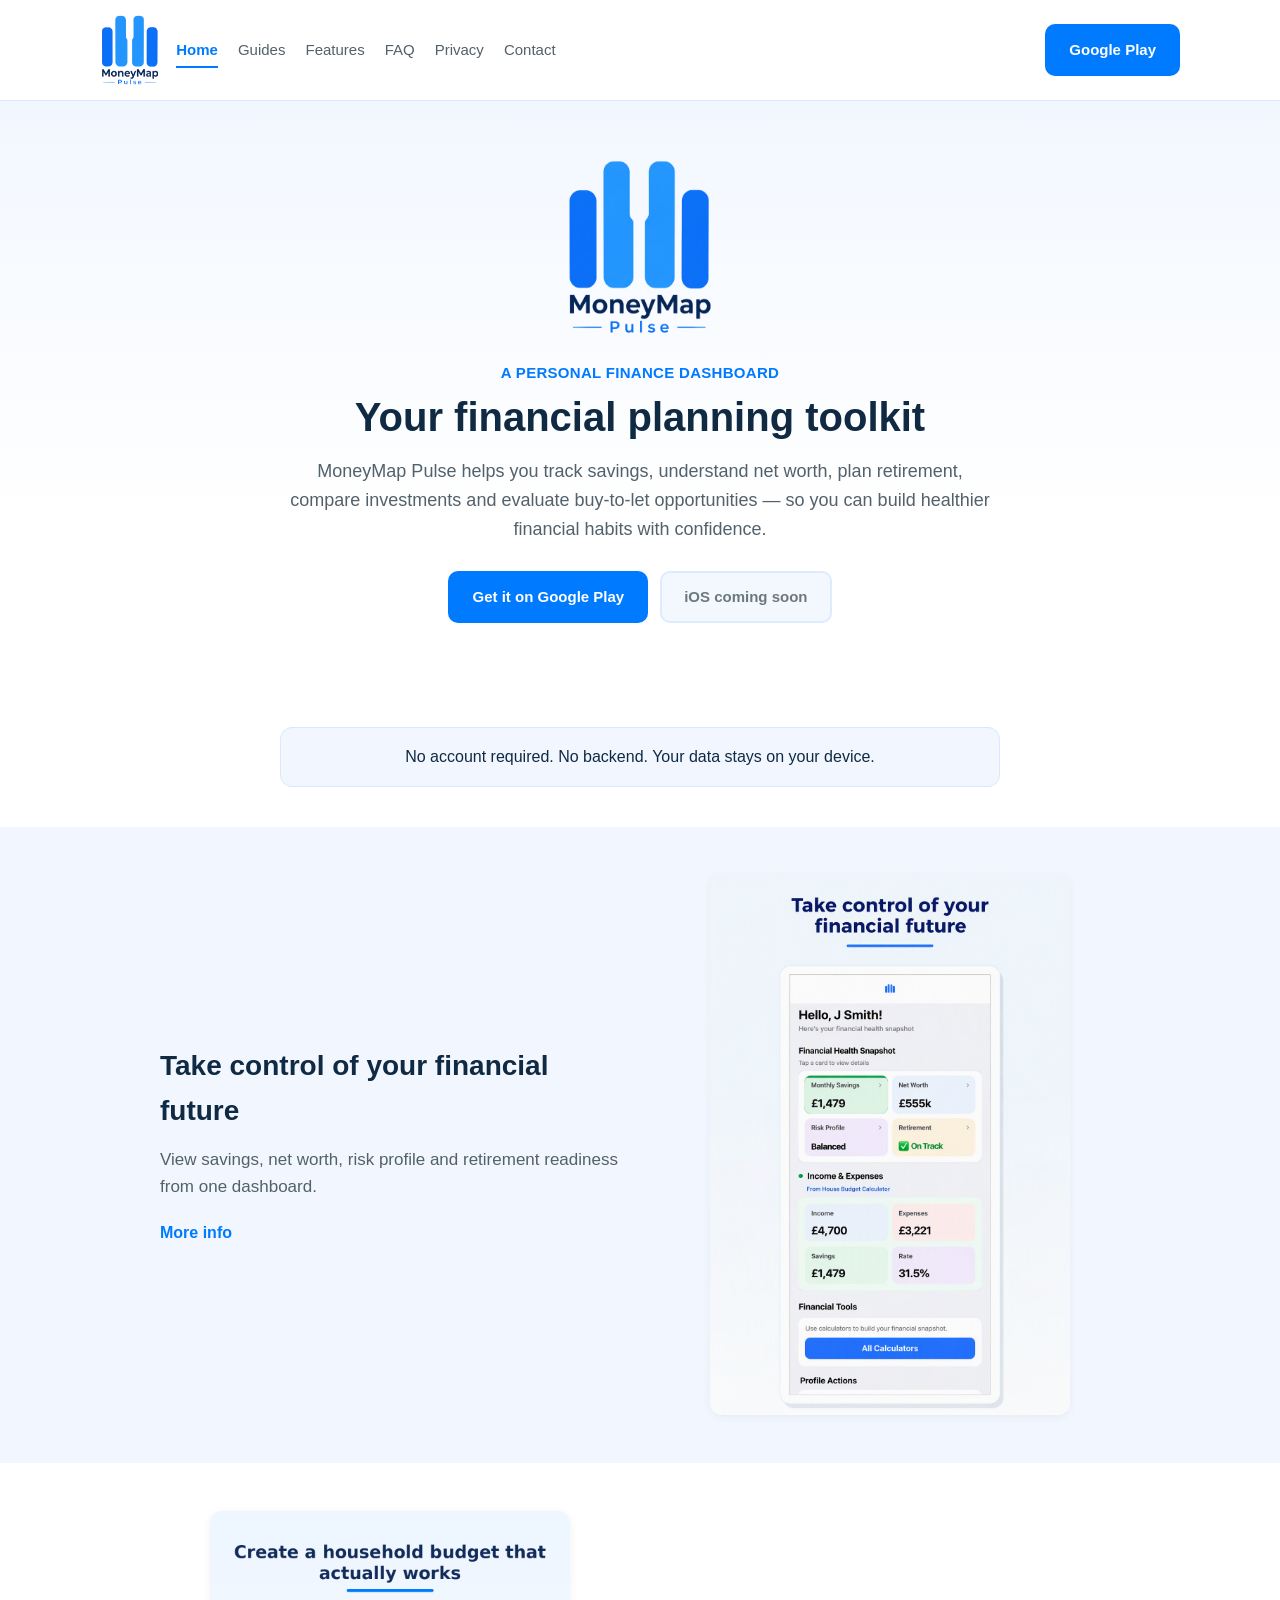
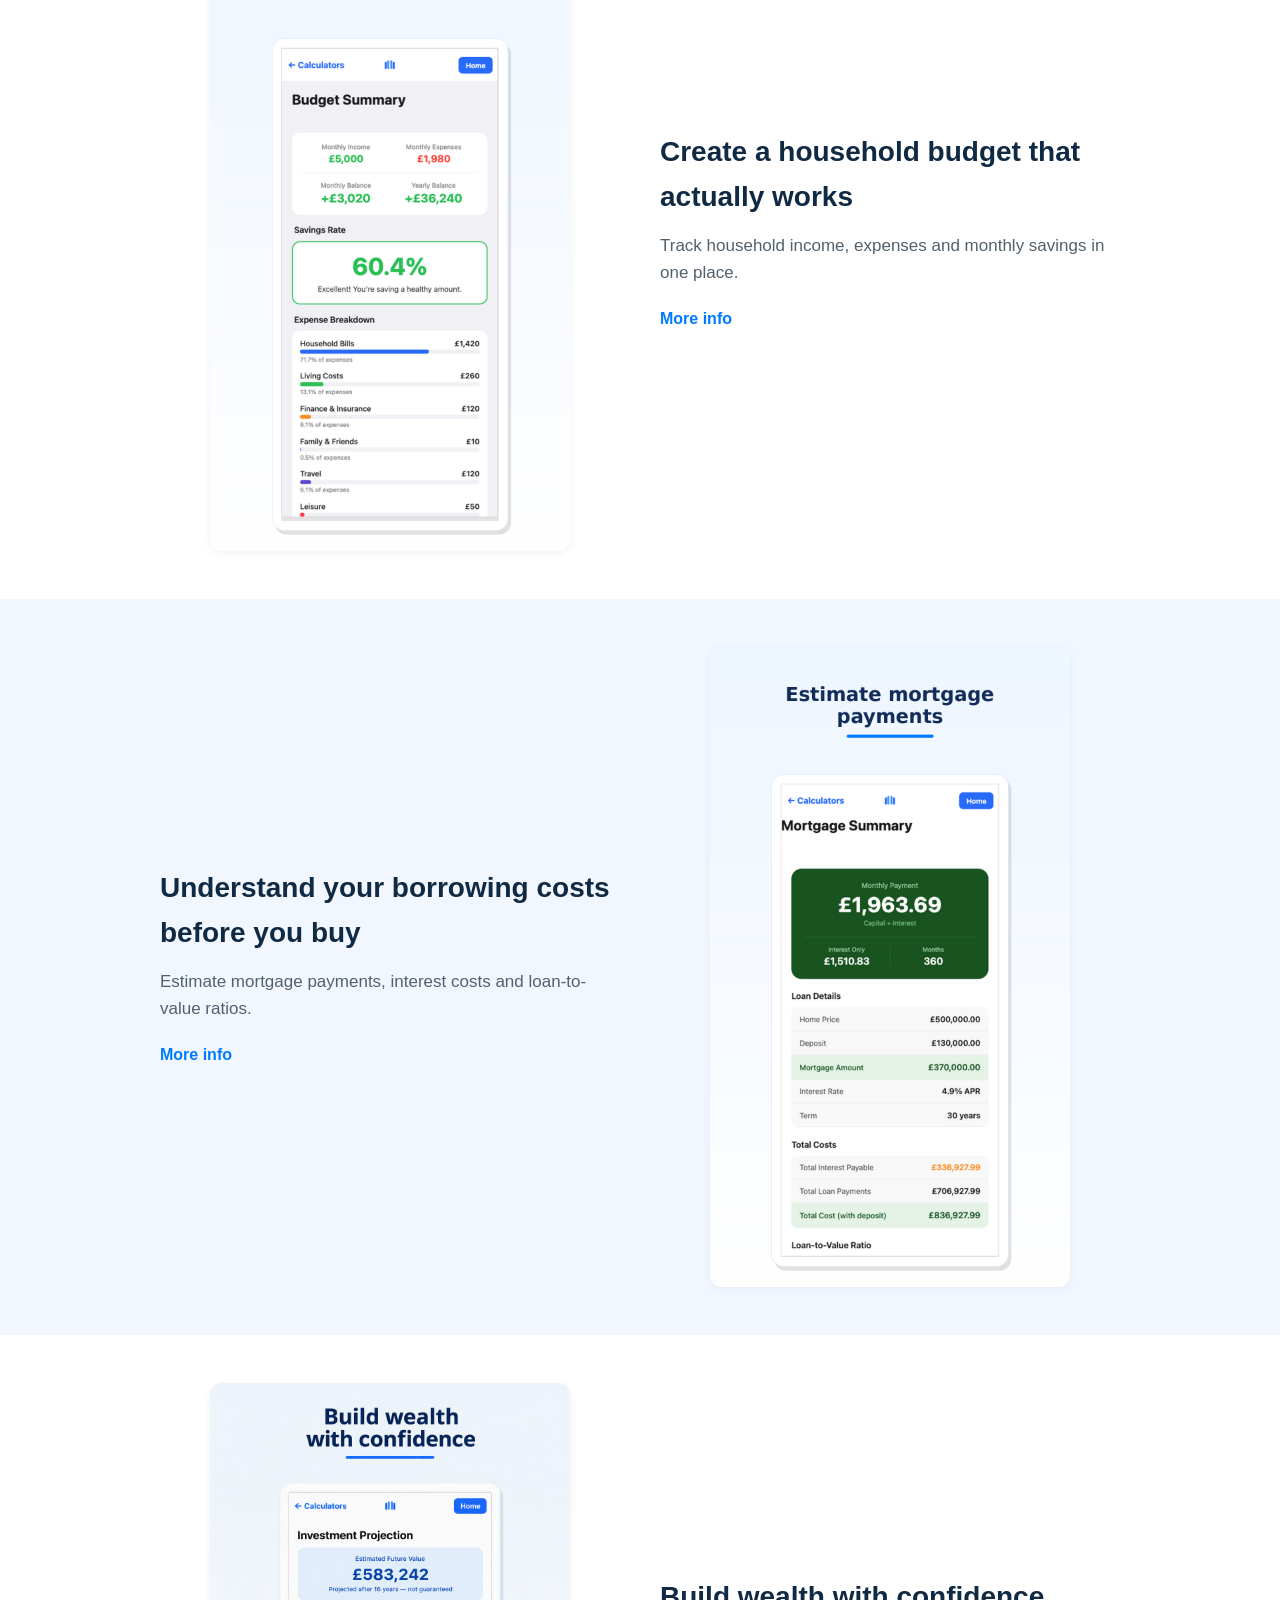
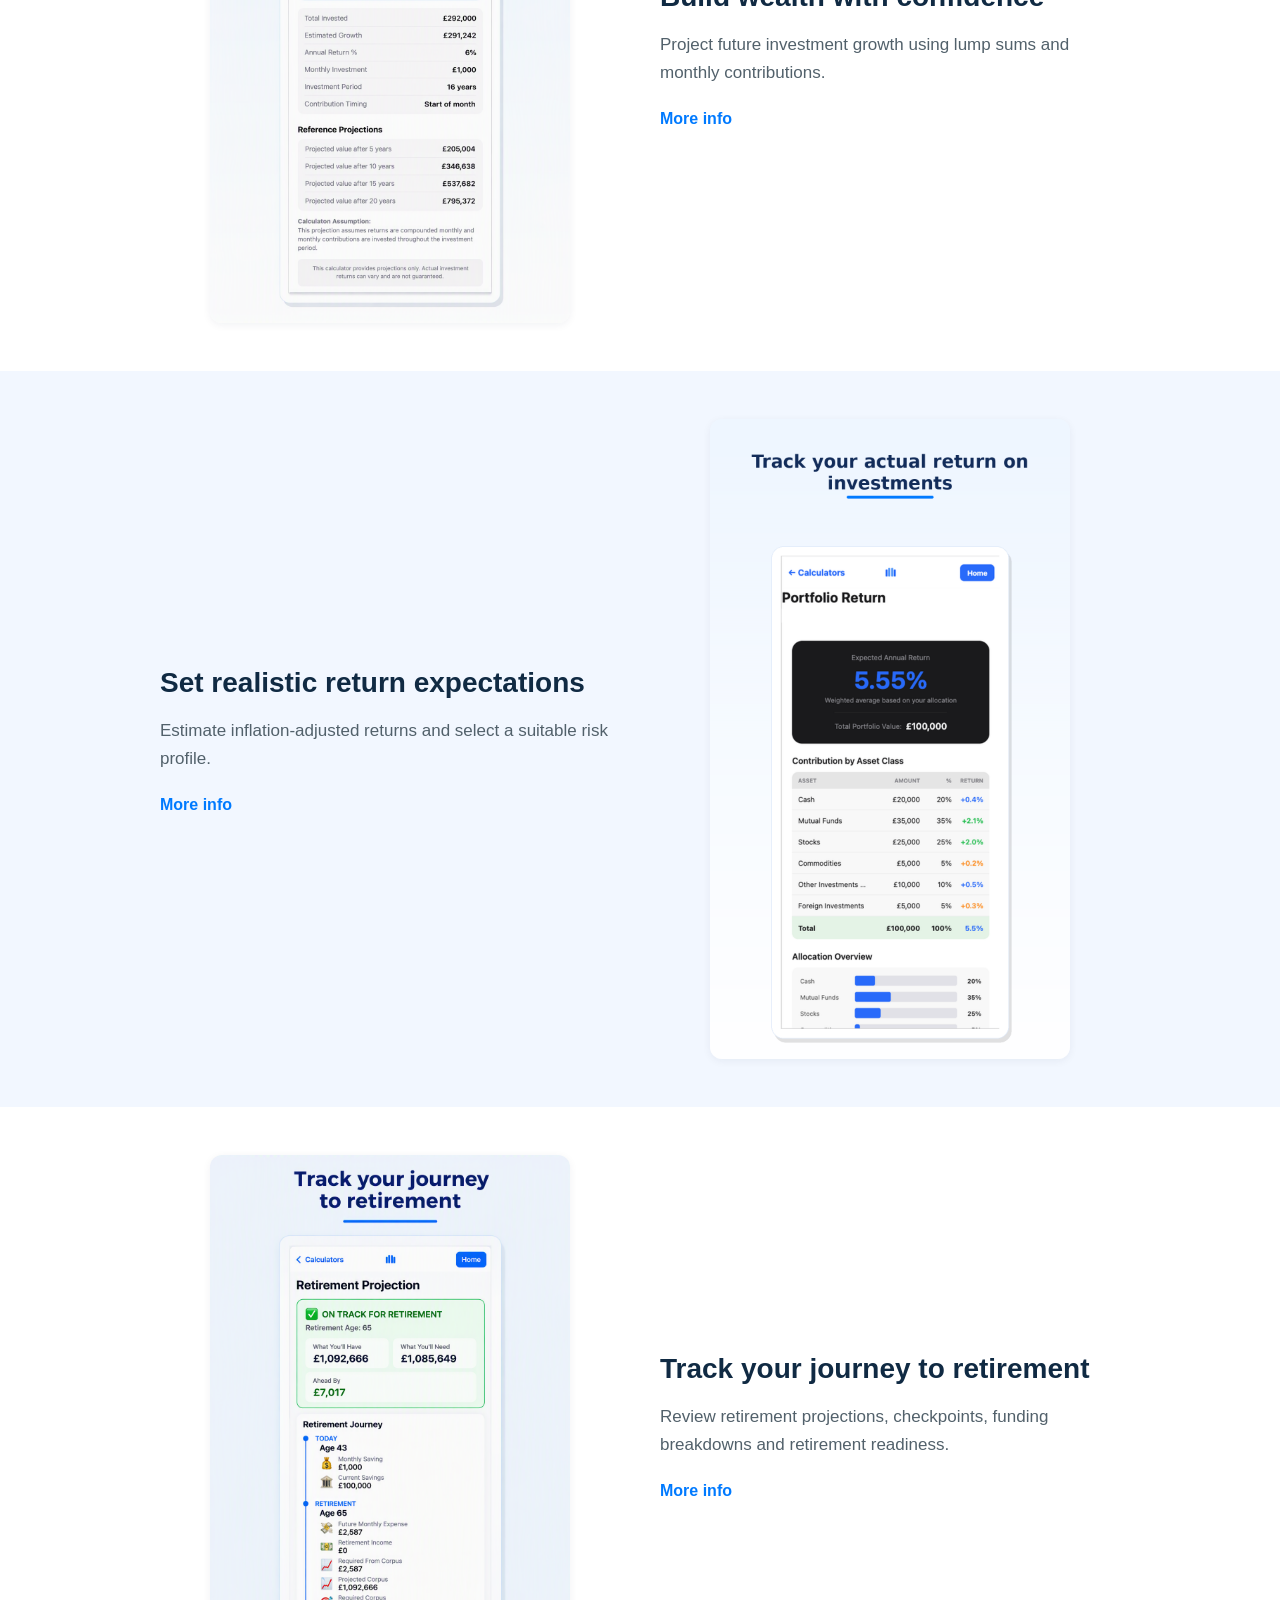
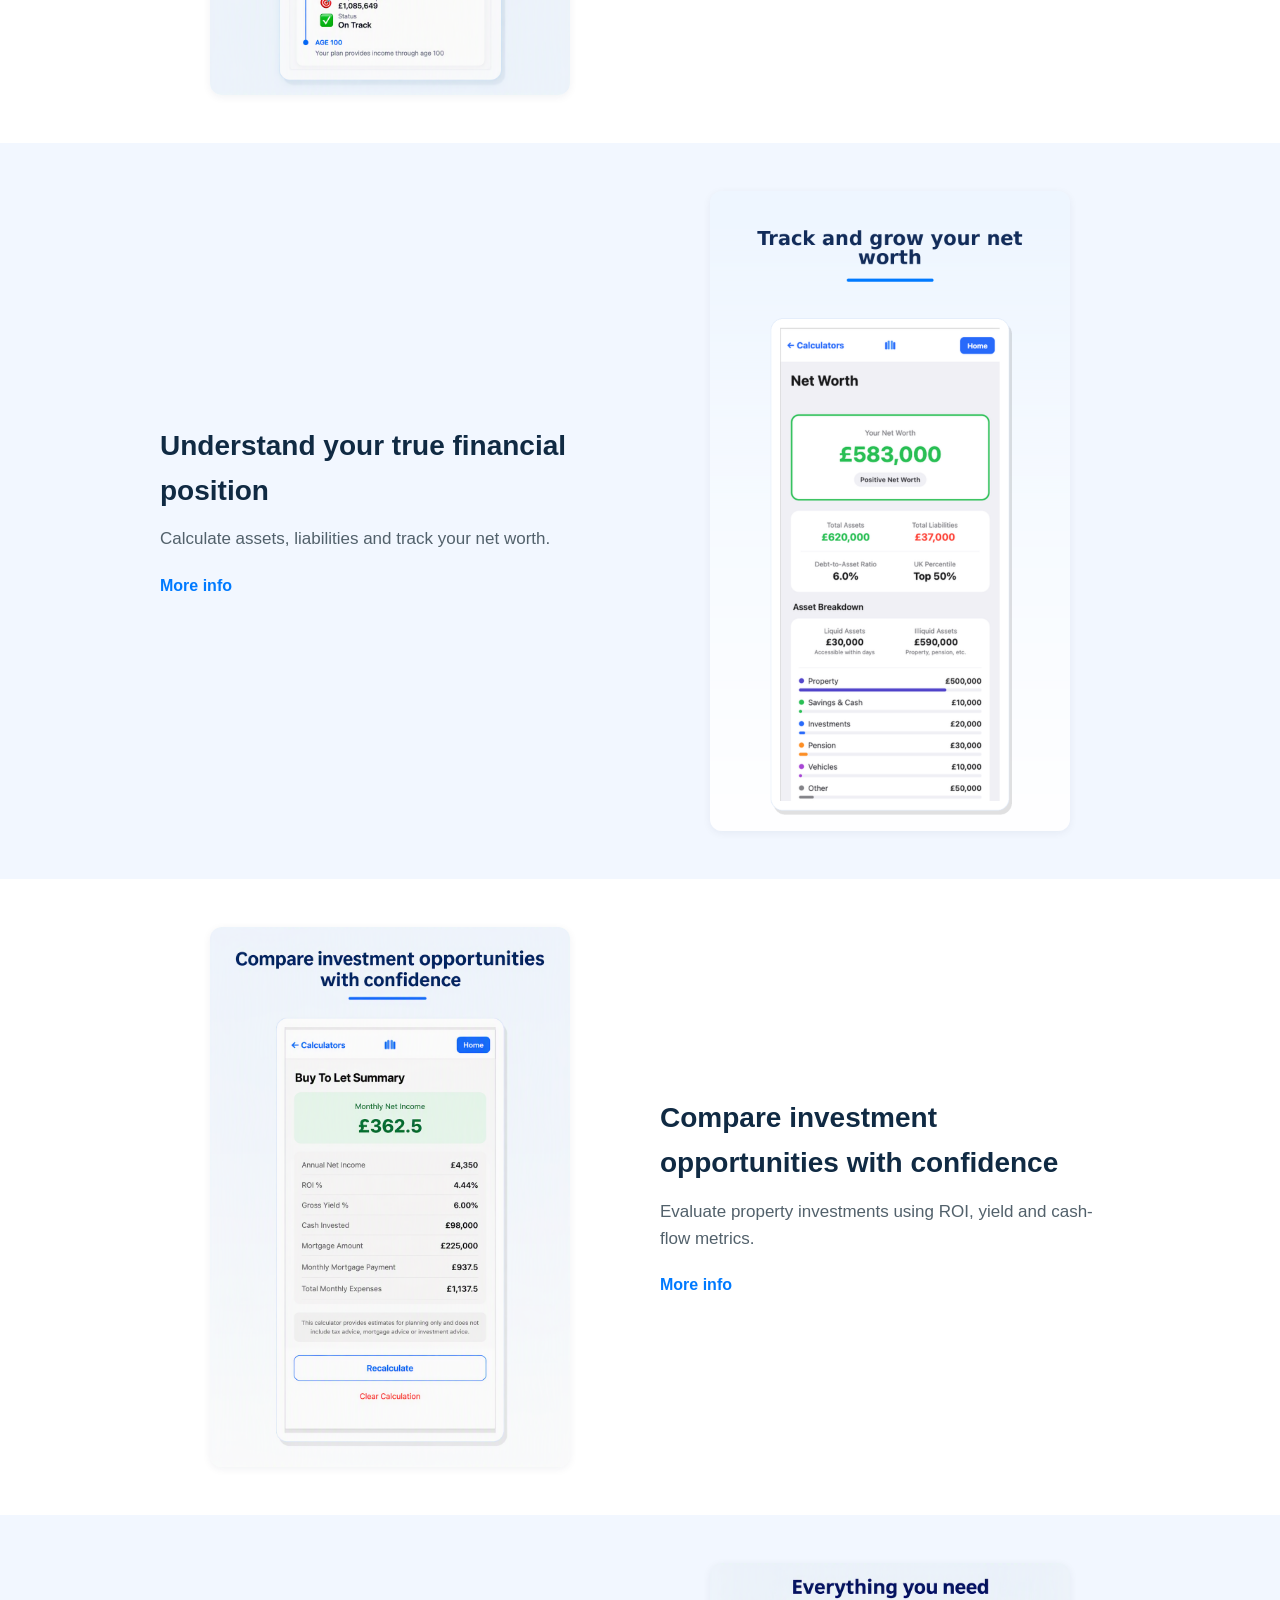
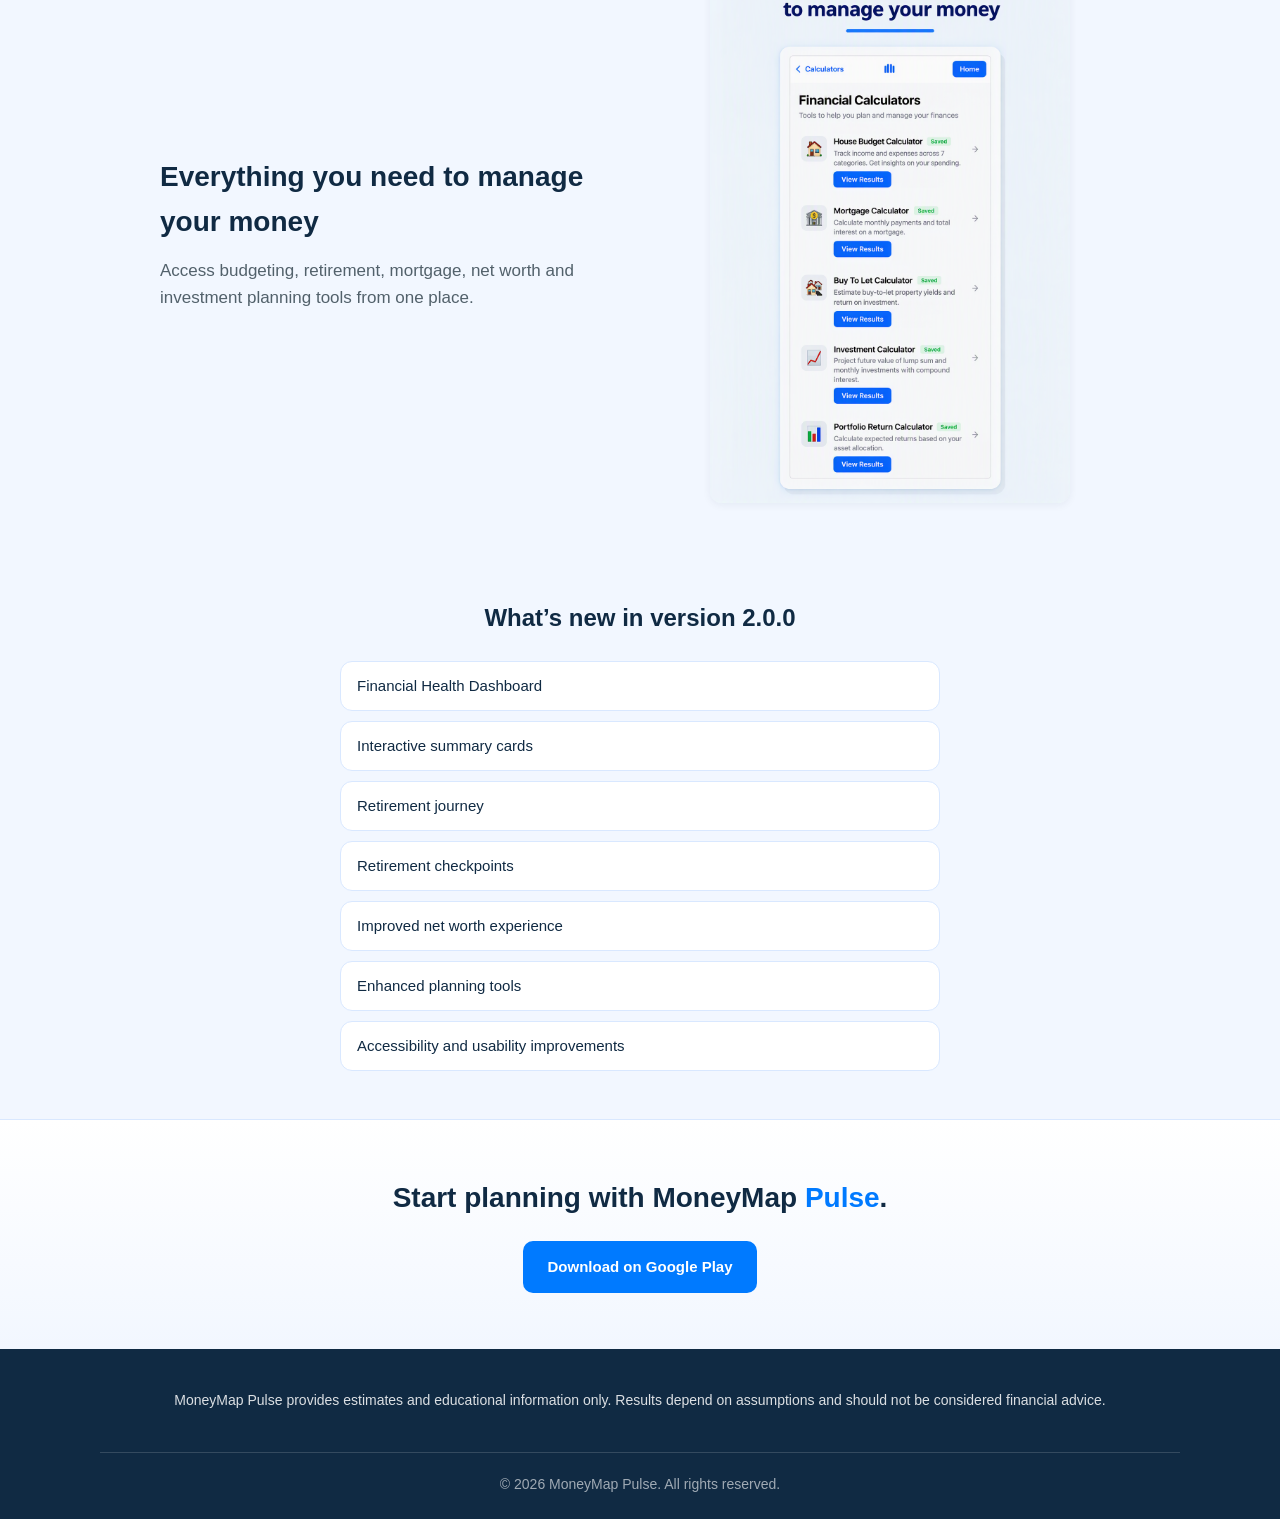
<file: index.html>
<!DOCTYPE html>
<html lang="en">
<head>
  <meta charset="utf-8">
  <meta name="viewport" content="width=device-width, initial-scale=1">
  <title>MoneyMap Pulse | Personal Finance Dashboard</title>
  <meta name="description" content="MoneyMap Pulse is a personal finance app and planning toolkit. Track savings, net worth, retirement readiness, investments and buy-to-let opportunities from one dashboard.">
  <meta property="og:title" content="MoneyMap Pulse | Personal Finance Dashboard">
  <meta property="og:description" content="MoneyMap Pulse is a personal finance app and planning toolkit. Track savings, net worth, retirement readiness, investments and buy-to-let opportunities from one dashboard.">
  <meta property="og:type" content="website">
  <meta property="og:url" content="https://moneymappulse.co.uk/">
  <link rel="canonical" href="https://moneymappulse.co.uk/">
  <link rel="stylesheet" href="css/styles.css">
  <link rel="icon" href="assets/logo/moneymap-pulse-icon.png" type="image/png">
  <link rel="apple-touch-icon" href="assets/logo/moneymap-pulse-icon.png">
</head>
<body class="home-page">
  <div class="page-wrap">
    <a href="#main" class="skip-link">Skip to main content</a>

    <header class="site-header">
      <div class="container site-header__inner">
        <a href="index.html" class="brand" aria-label="MoneyMap Pulse home">
          <img src="assets/logo/moneymap-pulse-logo-transparent-trimmed.png" alt="MoneyMap Pulse" class="brand-logo" width="180" height="72">
        </a>
        <button type="button" class="nav-toggle" aria-expanded="false" aria-controls="site-navigation" aria-label="Open navigation menu">
          <span class="nav-toggle__icon nav-toggle__icon--open" aria-hidden="true">☰</span>
          <span class="nav-toggle__icon nav-toggle__icon--close" aria-hidden="true">✕</span>
        </button>
        <div class="site-header__menu" id="site-navigation">
          <nav class="nav" aria-label="Main navigation">
            <a href="index.html" aria-current="page">Home</a>
            <a href="guides.html">Guides</a>
            <a href="features.html">Features</a>
            <a href="faq.html">FAQ</a>
            <a href="privacy.html">Privacy</a>
            <a href="contact.html">Contact</a>
          </nav>
          <div class="header-cta">
            <a href="https://play.google.com/store/apps/details?id=com.jimilpatel.jpfinancelab" class="button button-primary" rel="noopener noreferrer">Google Play</a>
          </div>
        </div>
      </div>
    </header>

    <main id="main">
      <section class="hero">
        <div class="container">
          <div class="hero-content">
            <div class="hero-brand">
              <img src="assets/logo/moneymap-pulse-logo-transparent-trimmed.png" alt="" class="hero-brand-logo" width="300" height="120">
            </div>
            <p class="hero-eyebrow">A personal finance dashboard</p>
            <h1>Your financial planning toolkit</h1>
            <p class="lead">MoneyMap Pulse helps you track savings, understand net worth, plan retirement, compare investments and evaluate buy-to-let opportunities — so you can build healthier financial habits with confidence.</p>
            <div class="hero-actions">
              <a href="https://play.google.com/store/apps/details?id=com.jimilpatel.jpfinancelab" class="button button-primary" rel="noopener noreferrer">Get it on Google Play</a>
              <span class="button button-disabled" aria-disabled="true">iOS coming soon</span>
            </div>
          </div>
        </div>
      </section>

      <div class="container">
        <div class="trust-banner">
          <p>No account required. No backend. Your data stays on your device.</p>
        </div>
      </div>

      <section class="section section-alt showcase-section" aria-labelledby="snapshot-heading">
        <div class="container">
          <div class="showcase-row">
            <div class="showcase-copy">
              <h2 id="snapshot-heading">Take control of your financial future</h2>
              <p>View savings, net worth, risk profile and retirement readiness from one dashboard.</p>
              <a class="more-info" href="financial-health-snapshot/">More info</a>
            </div>
            <figure class="showcase-media">
              <img src="assets/screenshots/MoneyMapPulse_Screenshot_FinancialSnapshot_1080x1920.png" alt="Financial Health Snapshot dashboard in MoneyMap Pulse" width="1080" height="1920" loading="lazy">
            </figure>
          </div>
        </div>
      </section>

      <section class="section showcase-section" aria-labelledby="budget-heading">
        <div class="container">
          <div class="showcase-row showcase-row--reverse">
            <div class="showcase-copy">
              <h2 id="budget-heading">Create a household budget that actually works</h2>
              <p>Track household income, expenses and monthly savings in one place.</p>
              <a class="more-info" href="house-budget-calculator/">More info</a>
            </div>
            <figure class="showcase-media">
              <img src="assets/screenshots/MoneyMapPulse_Screenshot_Budget_1080x1920.png" alt="House Budget Calculator in MoneyMap Pulse" width="1080" height="1920" loading="lazy">
            </figure>
          </div>
        </div>
      </section>

      <section class="section section-alt showcase-section" aria-labelledby="mortgage-heading">
        <div class="container">
          <div class="showcase-row">
            <div class="showcase-copy">
              <h2 id="mortgage-heading">Understand your borrowing costs before you buy</h2>
              <p>Estimate mortgage payments, interest costs and loan-to-value ratios.</p>
              <a class="more-info" href="mortgage-calculator/">More info</a>
            </div>
            <figure class="showcase-media">
              <img src="assets/screenshots/MoneyMapPulse_Screenshot_Mortgage_1080x1920.png" alt="Mortgage Calculator in MoneyMap Pulse" width="1080" height="1920" loading="lazy">
            </figure>
          </div>
        </div>
      </section>

      <section class="section showcase-section" aria-labelledby="investment-heading">
        <div class="container">
          <div class="showcase-row showcase-row--reverse">
            <div class="showcase-copy">
              <h2 id="investment-heading">Build wealth with confidence</h2>
              <p>Project future investment growth using lump sums and monthly contributions.</p>
              <a class="more-info" href="investment-calculator/">More info</a>
            </div>
            <figure class="showcase-media">
              <img src="assets/screenshots/MoneyMapPulse_Screenshot_Investment_1080x1920.png" alt="Investment Calculator in MoneyMap Pulse" width="1080" height="1920" loading="lazy">
            </figure>
          </div>
        </div>
      </section>

      <section class="section section-alt showcase-section" aria-labelledby="portfolio-heading">
        <div class="container">
          <div class="showcase-row">
            <div class="showcase-copy">
              <h2 id="portfolio-heading">Set realistic return expectations</h2>
              <p>Estimate inflation-adjusted returns and select a suitable risk profile.</p>
              <a class="more-info" href="portfolio-return-calculator/">More info</a>
            </div>
            <figure class="showcase-media">
              <img src="assets/screenshots/MoneyMapPulse_Screenshot_PortfolioReturn_1080x1920.png" alt="Portfolio Return Calculator in MoneyMap Pulse" width="1080" height="1920" loading="lazy">
            </figure>
          </div>
        </div>
      </section>

      <section class="section showcase-section" aria-labelledby="retirement-heading">
        <div class="container">
          <div class="showcase-row showcase-row--reverse">
            <div class="showcase-copy">
              <h2 id="retirement-heading">Track your journey to retirement</h2>
              <p>Review retirement projections, checkpoints, funding breakdowns and retirement readiness.</p>
              <a class="more-info" href="retirement-calculator/">More info</a>
            </div>
            <figure class="showcase-media">
              <img src="assets/screenshots/MoneyMapPulse_Screenshot_Retirement_1080x1920.png" alt="Retirement Calculator in MoneyMap Pulse" width="1080" height="1920" loading="lazy">
            </figure>
          </div>
        </div>
      </section>

      <section class="section section-alt showcase-section" aria-labelledby="networth-heading">
        <div class="container">
          <div class="showcase-row">
            <div class="showcase-copy">
              <h2 id="networth-heading">Understand your true financial position</h2>
              <p>Calculate assets, liabilities and track your net worth.</p>
              <a class="more-info" href="net-worth-calculator/">More info</a>
            </div>
            <figure class="showcase-media">
              <img src="assets/screenshots/MoneyMapPulse_Screenshot_NetWorth_1080x1920.png" alt="Net Worth Calculator in MoneyMap Pulse" width="1080" height="1920" loading="lazy">
            </figure>
          </div>
        </div>
      </section>

      <section class="section showcase-section" aria-labelledby="btl-heading">
        <div class="container">
          <div class="showcase-row showcase-row--reverse">
            <div class="showcase-copy">
              <h2 id="btl-heading">Compare investment opportunities with confidence</h2>
              <p>Evaluate property investments using ROI, yield and cash-flow metrics.</p>
              <a class="more-info" href="buy-to-let-calculator/">More info</a>
            </div>
            <figure class="showcase-media">
              <img src="assets/screenshots/MoneyMapPulse_Screenshot_BuyToLet_1080x1920.png" alt="Buy To Let Calculator in MoneyMap Pulse" width="1080" height="1920" loading="lazy">
            </figure>
          </div>
        </div>
      </section>

      <section class="section section-alt showcase-section" aria-labelledby="calculators-heading">
        <div class="container">
          <div class="showcase-row">
            <div class="showcase-copy">
              <h2 id="calculators-heading">Everything you need to manage your money</h2>
              <p>Access budgeting, retirement, mortgage, net worth and investment planning tools from one place.</p>
            </div>
            <figure class="showcase-media">
              <img src="assets/screenshots/MoneyMapPulse_Screenshot_Calculators_1080x1920.png" alt="Financial calculators hub in MoneyMap Pulse" width="1080" height="1920" loading="lazy">
            </figure>
          </div>
        </div>
      </section>

      <section class="section section-alt" aria-labelledby="whats-new-heading">
        <div class="container whats-new">
          <h2 id="whats-new-heading">What&rsquo;s new in version 2.0.0</h2>
          <ul class="whats-new-list">
            <li>Financial Health Dashboard</li>
            <li>Interactive summary cards</li>
            <li>Retirement journey</li>
            <li>Retirement checkpoints</li>
            <li>Improved net worth experience</li>
            <li>Enhanced planning tools</li>
            <li>Accessibility and usability improvements</li>
          </ul>
        </div>
      </section>

      <section class="cta-section" aria-labelledby="cta-heading">
        <div class="container">
          <h2 id="cta-heading">Start planning with <span class="brand-mark"><span class="brand-mark__name">MoneyMap</span> <span class="brand-mark__pulse">Pulse</span></span>.</h2>
          <a href="https://play.google.com/store/apps/details?id=com.jimilpatel.jpfinancelab" class="button button-primary" rel="noopener noreferrer">Download on Google Play</a>
        </div>
      </section>
    </main>

    <footer class="site-footer">
      <div class="container">
        <div class="footer-grid">
          <div>
            <p>MoneyMap Pulse provides estimates and educational information only. Results depend on assumptions and should not be considered financial advice.</p>
          </div>
        </div>
        <div class="footer-bottom">
          <p>&copy; <span id="current-year">2026</span> MoneyMap Pulse. All rights reserved.</p>
        </div>
      </div>
    </footer>
  </div>
  <script src="js/main.js"></script>
</body>
</html>
</file>
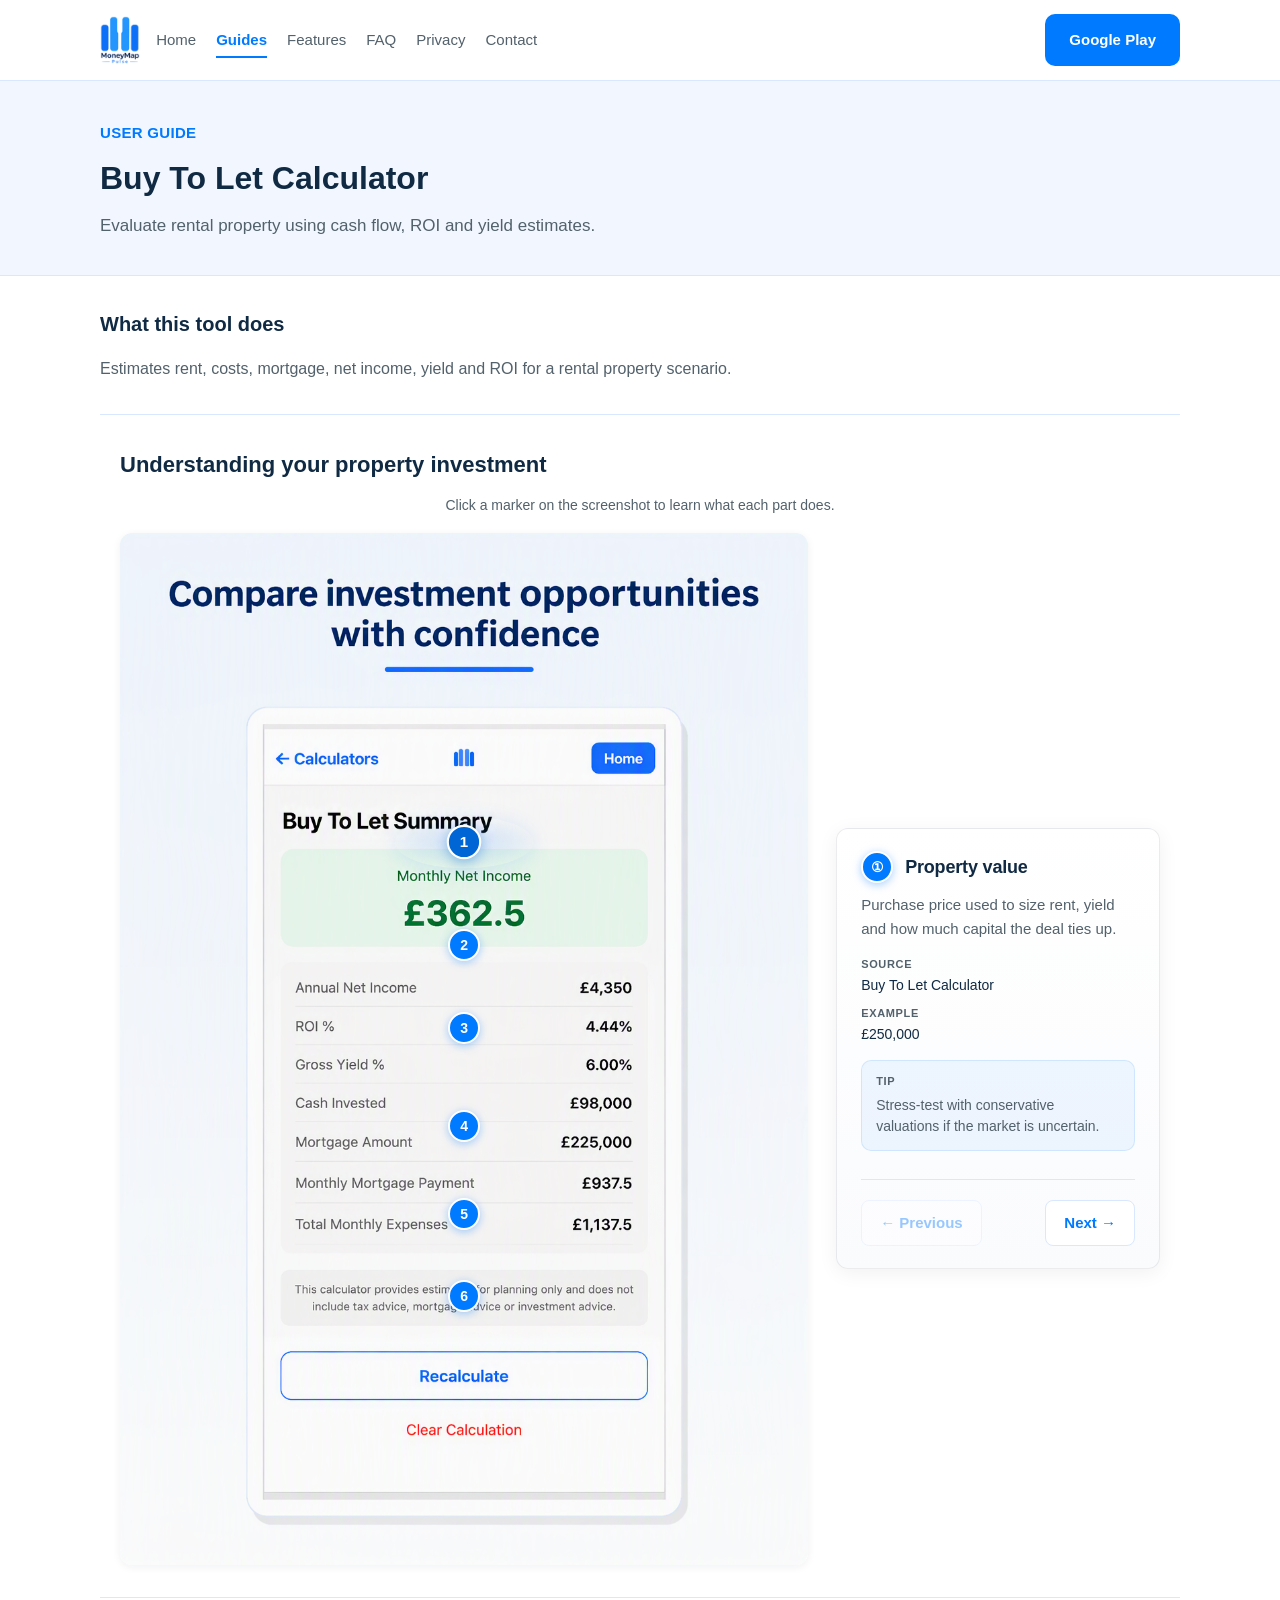
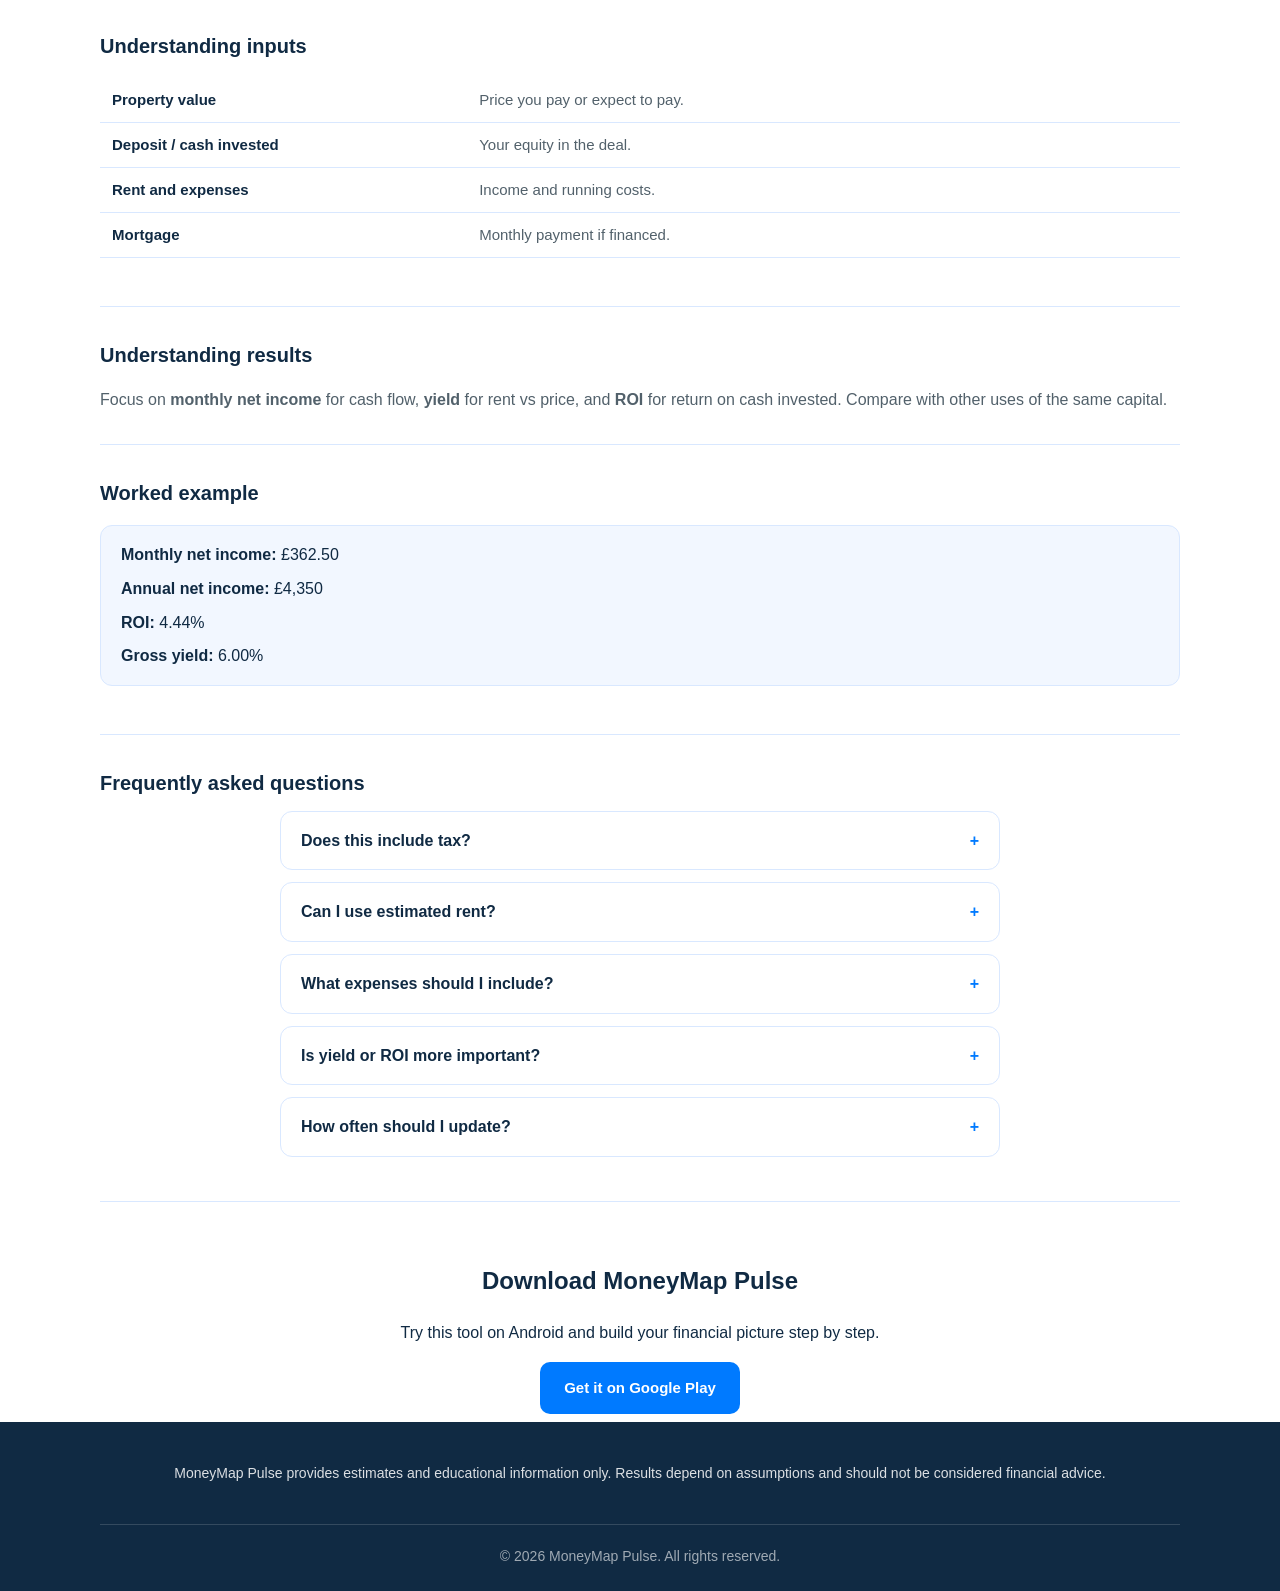
<file: buy-to-let-calculator/index.html>
<!DOCTYPE html>
<html lang="en">
<head>
  <meta charset="utf-8">
  <meta name="viewport" content="width=device-width, initial-scale=1">
  <title>Buy To Let Calculator | MoneyMap Pulse Guide</title>
  <meta name="description" content="Evaluate rental property using cash flow, ROI and yield estimates.">
  <meta property="og:title" content="Buy To Let Calculator | MoneyMap Pulse Guide">
  <meta property="og:description" content="Evaluate rental property using cash flow, ROI and yield estimates.">
  <meta property="og:type" content="website">
  <meta property="og:url" content="https://moneymappulse.co.uk/buy-to-let-calculator/">
  <link rel="canonical" href="https://moneymappulse.co.uk/buy-to-let-calculator/">
  <link rel="stylesheet" href="../css/styles.css">
  <link rel="icon" href="../assets/logo/moneymap-pulse-icon.png" type="image/png">
  <link rel="apple-touch-icon" href="../assets/logo/moneymap-pulse-icon.png">
</head>
<body class="guide-page">
  <div class="page-wrap">
    <a href="#main" class="skip-link">Skip to main content</a>
    <header class="site-header">
      <div class="container site-header__inner">
        <a href="../index.html" class="brand" aria-label="MoneyMap Pulse home">
          <img src="../assets/logo/moneymap-pulse-logo-transparent-trimmed.png" alt="MoneyMap Pulse" class="brand-logo" width="180" height="72">
        </a>
        <button type="button" class="nav-toggle" aria-expanded="false" aria-controls="site-navigation" aria-label="Open navigation menu">
          <span class="nav-toggle__icon nav-toggle__icon--open" aria-hidden="true">☰</span>
          <span class="nav-toggle__icon nav-toggle__icon--close" aria-hidden="true">✕</span>
        </button>
        <div class="site-header__menu" id="site-navigation">
          <nav class="nav" aria-label="Main navigation">
            <a href="../index.html">Home</a>
            <a href="../guides.html" aria-current="page">Guides</a>
            <a href="../features.html">Features</a>
            <a href="../faq.html">FAQ</a>
            <a href="../privacy.html">Privacy</a>
            <a href="../contact.html">Contact</a>
          </nav>
          <div class="header-cta">
            <a href="https://play.google.com/store/apps/details?id=com.jimilpatel.jpfinancelab" class="button button-primary" rel="noopener noreferrer">Google Play</a>
          </div>
        </div>
      </div>
    </header>
    <main id="main">
      <header class="page-header">
        <div class="container">
          <p class="hero-eyebrow" style="margin-bottom: 8px;">User guide</p>
          <h1>Buy To Let Calculator</h1>
          <p class="lead">Evaluate rental property using cash flow, ROI and yield estimates.</p>
        </div>
      </header>
      <div class="container">
        <section class="guide-section">
          <h2>What this tool does</h2>
          <p>Estimates rent, costs, mortgage, net income, yield and ROI for a rental property scenario.</p>
        </section>
        <section class="annotated-shot interactive-tour" aria-labelledby="visual-guide-title" tabindex="0">
        <div class="container interactive-tour__container">
          <h2 class="annotated-shot__title" id="visual-guide-title">Understanding your property investment</h2>
          <p class="interactive-tour__hint interactive-tour__hint--mobile">Tap a number to explore each part of the screen.</p>
          <p class="interactive-tour__hint interactive-tour__hint--desktop">Click a marker on the screenshot to learn what each part does.</p>
          <div class="interactive-tour__layout">
            <div class="interactive-tour__visual">
              <div class="annotated-shot__stage">
                <img class="annotated-shot__img" src="../assets/screenshots/MoneyMapPulse_Screenshot_BuyToLet_1080x1920.png" alt="Buy To Let summary in MoneyMap Pulse" width="1080" height="1920" loading="lazy">
                <div class="annotated-shot__spotlights" aria-hidden="true"><div class="annotated-shot__spotlight is-active" data-tour-spotlight="0" style="left:50%;top:30%;--spot-w:20.0%;--spot-h:5.0%;"></div><div class="annotated-shot__spotlight" data-tour-spotlight="1" style="left:50%;top:40%;--spot-w:20.0%;--spot-h:5.0%;"></div><div class="annotated-shot__spotlight" data-tour-spotlight="2" style="left:50%;top:48%;--spot-w:20.0%;--spot-h:5.0%;"></div><div class="annotated-shot__spotlight" data-tour-spotlight="3" style="left:50%;top:57.5%;--spot-w:40.0%;--spot-h:4.5%;"></div><div class="annotated-shot__spotlight" data-tour-spotlight="4" style="left:50%;top:66%;--spot-w:20.0%;--spot-h:5.0%;"></div><div class="annotated-shot__spotlight" data-tour-spotlight="5" style="left:50%;top:74%;--spot-w:20.0%;--spot-h:5.0%;"></div></div>
                <button type="button" class="annotated-shot__marker annotated-shot__marker--overlay is-active" style="left:50%;top:30%;" data-tour-marker="0" aria-label="Property value" aria-pressed="true"><span class="annotated-shot__marker-inner">1</span></button><button type="button" class="annotated-shot__marker annotated-shot__marker--overlay" style="left:50%;top:40%;" data-tour-marker="1" aria-label="Rent" aria-pressed="false"><span class="annotated-shot__marker-inner">2</span></button><button type="button" class="annotated-shot__marker annotated-shot__marker--overlay" style="left:50%;top:48%;" data-tour-marker="2" aria-label="Expenses" aria-pressed="false"><span class="annotated-shot__marker-inner">3</span></button><button type="button" class="annotated-shot__marker annotated-shot__marker--overlay" style="left:50%;top:57.5%;" data-tour-marker="3" aria-label="Monthly net income" aria-pressed="false"><span class="annotated-shot__marker-inner">4</span></button><button type="button" class="annotated-shot__marker annotated-shot__marker--overlay" style="left:50%;top:66%;" data-tour-marker="4" aria-label="Yield" aria-pressed="false"><span class="annotated-shot__marker-inner">5</span></button><button type="button" class="annotated-shot__marker annotated-shot__marker--overlay" style="left:50%;top:74%;" data-tour-marker="5" aria-label="ROI" aria-pressed="false"><span class="annotated-shot__marker-inner">6</span></button>
              </div>
            </div>
            <div class="interactive-tour__panel-column">
              <div class="interactive-tour__panel" role="region" aria-live="polite" aria-label="Annotation details" data-tour-swipe>
                <div class="interactive-tour__panel-inner" data-tour-panel>
                  <div class="interactive-tour__panel-header">
                <span class="interactive-tour__panel-badge" aria-hidden="true">①</span>
                <h3 class="interactive-tour__panel-title">Property value</h3>
              </div>
              <p class="interactive-tour__panel-desc">Purchase price used to size rent, yield and how much capital the deal ties up.</p>
              <div class="interactive-tour__panel-details">
              <p class="interactive-tour__meta interactive-tour__meta--source">
                <span class="interactive-tour__meta-label">Source</span>
                <span class="interactive-tour__meta-value">Buy To Let Calculator</span>
              </p>
              <p class="interactive-tour__meta interactive-tour__meta--example">
                <span class="interactive-tour__meta-label">Example</span>
                <span class="interactive-tour__meta-value">£250,000</span>
              </p>
              </div>
              <div class="interactive-tour__tip">
                <span class="interactive-tour__meta-label">Tip</span>
                <p class="interactive-tour__tip-text">Stress-test with conservative valuations if the market is uncertain.</p>
              </div>
                </div>
                <div class="interactive-tour__nav" data-tour-nav aria-label="Tour navigation">
                  <button type="button" class="interactive-tour__nav-btn" data-tour-prev disabled aria-label="Previous step">← Previous</button>
                  <button type="button" class="interactive-tour__nav-btn" data-tour-next aria-label="Next step">Next →</button>
                </div>
                <p class="interactive-tour__swipe-hint" aria-hidden="true">Swipe left or right to change step</p>
              </div>
            </div>
            <div class="interactive-tour__marker-rail" role="toolbar" aria-label="Screenshot tour steps">
              <button type="button" class="interactive-tour__rail-btn is-active" data-tour-marker="0" aria-label="Property value" aria-pressed="true"><span class="interactive-tour__rail-num">1</span></button><button type="button" class="interactive-tour__rail-btn" data-tour-marker="1" aria-label="Rent" aria-pressed="false"><span class="interactive-tour__rail-num">2</span></button><button type="button" class="interactive-tour__rail-btn" data-tour-marker="2" aria-label="Expenses" aria-pressed="false"><span class="interactive-tour__rail-num">3</span></button><button type="button" class="interactive-tour__rail-btn" data-tour-marker="3" aria-label="Monthly net income" aria-pressed="false"><span class="interactive-tour__rail-num">4</span></button><button type="button" class="interactive-tour__rail-btn" data-tour-marker="4" aria-label="Yield" aria-pressed="false"><span class="interactive-tour__rail-num">5</span></button><button type="button" class="interactive-tour__rail-btn" data-tour-marker="5" aria-label="ROI" aria-pressed="false"><span class="interactive-tour__rail-num">6</span></button>
            </div>
          </div>
          <script type="application/json" class="interactive-tour__data">[{"id": 1, "title": "Property value", "description": "Purchase price used to size rent, yield and how much capital the deal ties up.", "source": "Buy To Let Calculator", "example": "\u00a3250,000", "tip": "Stress-test with conservative valuations if the market is uncertain.", "x": 50, "y": 30}, {"id": 2, "title": "Rent", "description": "Expected monthly rental income before costs and tax.", "source": "Buy To Let Calculator", "example": "\u00a31,250 per month", "tip": "Use local letting research and allow for void periods.", "x": 50, "y": 40}, {"id": 3, "title": "Expenses", "description": "Running costs such as maintenance, insurance, agents and mortgage interest.", "source": "Buy To Let Calculator", "example": "Monthly cost total", "tip": "Under-estimating maintenance is a common reason projections look too rosy.", "x": 50, "y": 48}, {"id": 4, "title": "Monthly net income", "description": "Cash left each month after expenses \u2014 your day-to-day cash-flow result.", "source": "Buy To Let Calculator", "example": "\u00a3362.50", "tip": "Compare with other uses of the same deposit in your wider plan.", "x": 50, "y": 57.5}, {"id": 5, "title": "Yield", "description": "Rental income relative to property price \u2014 useful for comparing listings.", "source": "Buy To Let Calculator", "example": "6.00% gross", "tip": "Gross yield ignores costs; pair it with net income for decisions.", "x": 50, "y": 66}, {"id": 6, "title": "ROI", "description": "Return on the cash you put in, accounting for income and equity deployed.", "source": "Buy To Let Calculator", "example": "4.44%", "tip": "ROI answers whether the deal rewards your deposit \u2014 not just the property price.", "x": 50, "y": 74}]</script>
        </div>
      </section>
        
        <section class="guide-section">
          <h2>Understanding inputs</h2>
          <table class="field-table"><tr><th>Property value</th><td>Price you pay or expect to pay.</td></tr><tr><th>Deposit / cash invested</th><td>Your equity in the deal.</td></tr><tr><th>Rent and expenses</th><td>Income and running costs.</td></tr><tr><th>Mortgage</th><td>Monthly payment if financed.</td></tr></table>
        </section>
        <section class="guide-section">
          <h2>Understanding results</h2>
          <p>Focus on <strong>monthly net income</strong> for cash flow, <strong>yield</strong> for rent vs price, and <strong>ROI</strong> for return on cash invested. Compare with other uses of the same capital.</p>
        </section>
        <section class="guide-section">
          <h2>Worked example</h2>
          <div class="example-box"><p><strong>Monthly net income:</strong> £362.50</p><p><strong>Annual net income:</strong> £4,350</p><p><strong>ROI:</strong> 4.44%</p><p><strong>Gross yield:</strong> 6.00%</p></div>
        </section>
        <section class="guide-section">
          <h2>Frequently asked questions</h2>
          <div class="faq-list">
<details class="faq-item">
              <summary>Does this include tax?</summary>
              <div class="faq-answer"><p>Rental tax is not advice here — plan separately with a qualified professional.</p></div>
            </details>
<details class="faq-item">
              <summary>Can I use estimated rent?</summary>
              <div class="faq-answer"><p>Yes. Use local letting agent guides or conservative figures.</p></div>
            </details>
<details class="faq-item">
              <summary>What expenses should I include?</summary>
              <div class="faq-answer"><p>Insurance, maintenance, void periods, agent fees and mortgage interest.</p></div>
            </details>
<details class="faq-item">
              <summary>Is yield or ROI more important?</summary>
              <div class="faq-answer"><p>Use both: yield compares rent to price; ROI compares profit to cash you put in.</p></div>
            </details>
<details class="faq-item">
              <summary>How often should I update?</summary>
              <div class="faq-answer"><p>When purchase price, rent or mortgage assumptions change.</p></div>
            </details>
</div>
        </section>
        <section class="guide-cta-block" aria-labelledby="download-cta">
          <h2 id="download-cta">Download MoneyMap Pulse</h2>
          <p>Try this tool on Android and build your financial picture step by step.</p>
          <a href="https://play.google.com/store/apps/details?id=com.jimilpatel.jpfinancelab" class="button button-primary" rel="noopener noreferrer">Get it on Google Play</a>
        </section>
      </div>
    </main>
    <footer class="site-footer">
      <div class="container">
        <div class="footer-grid"><div><p>MoneyMap Pulse provides estimates and educational information only. Results depend on assumptions and should not be considered financial advice.</p></div></div>
        <div class="footer-bottom">
          <p>&copy; <span id="current-year">2026</span> MoneyMap Pulse. All rights reserved.</p>
        </div>
      </div>
    </footer>
  </div>
  <script src="../js/main.js"></script>
  <script src="../js/interactive-annotated-screenshot.js"></script>
</body>
</html>
</file>
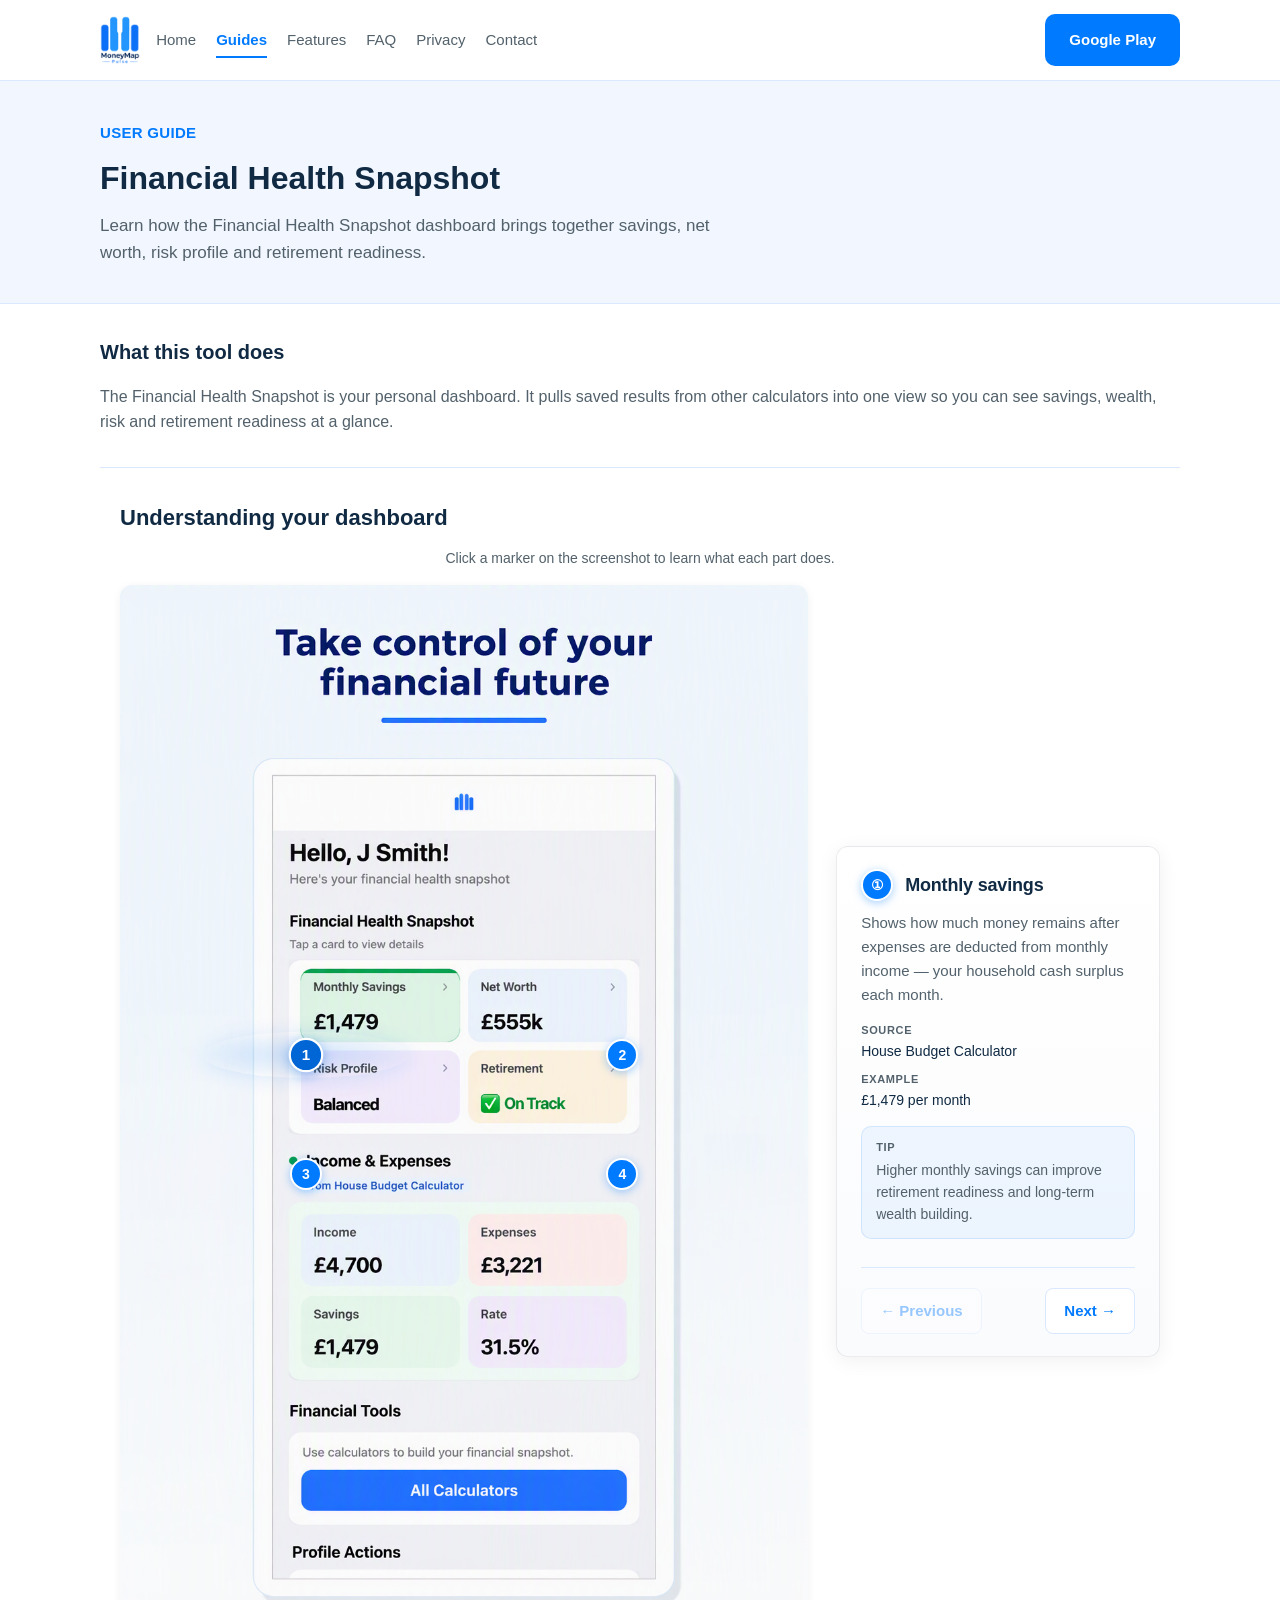
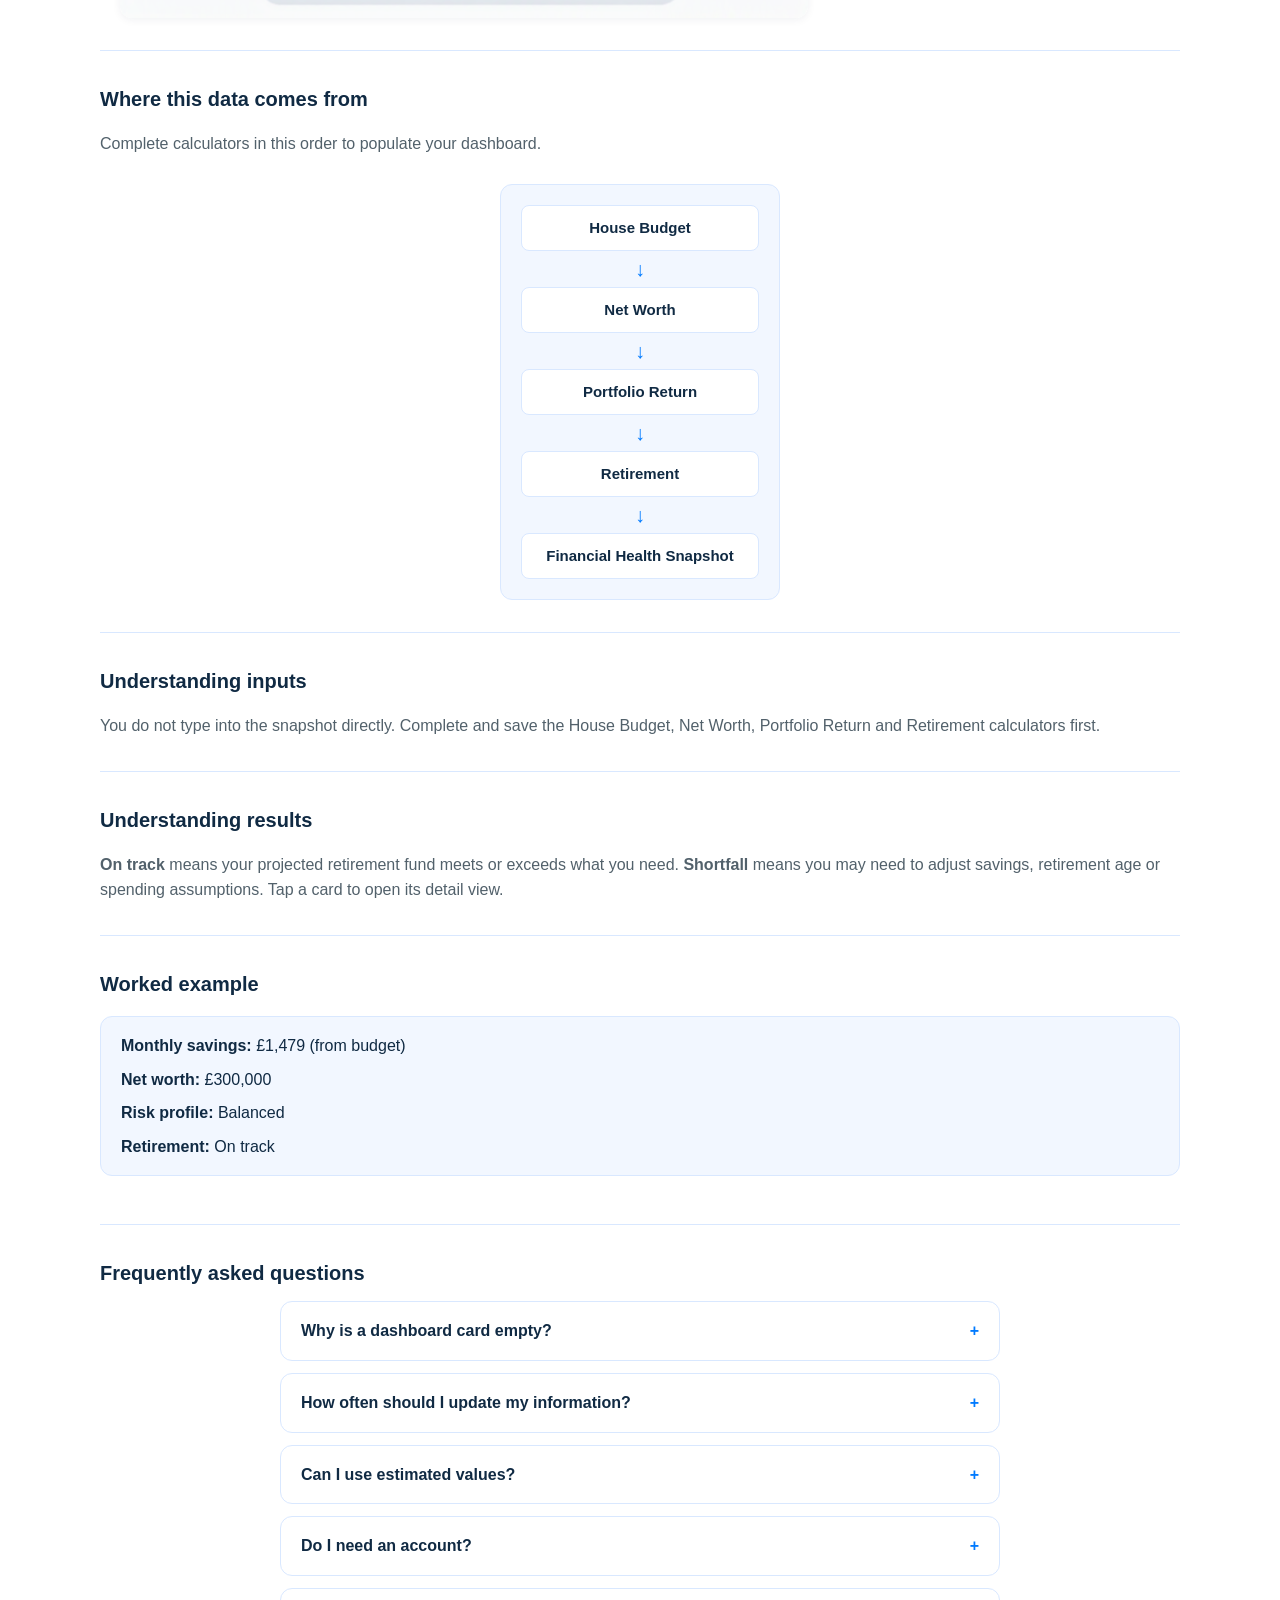
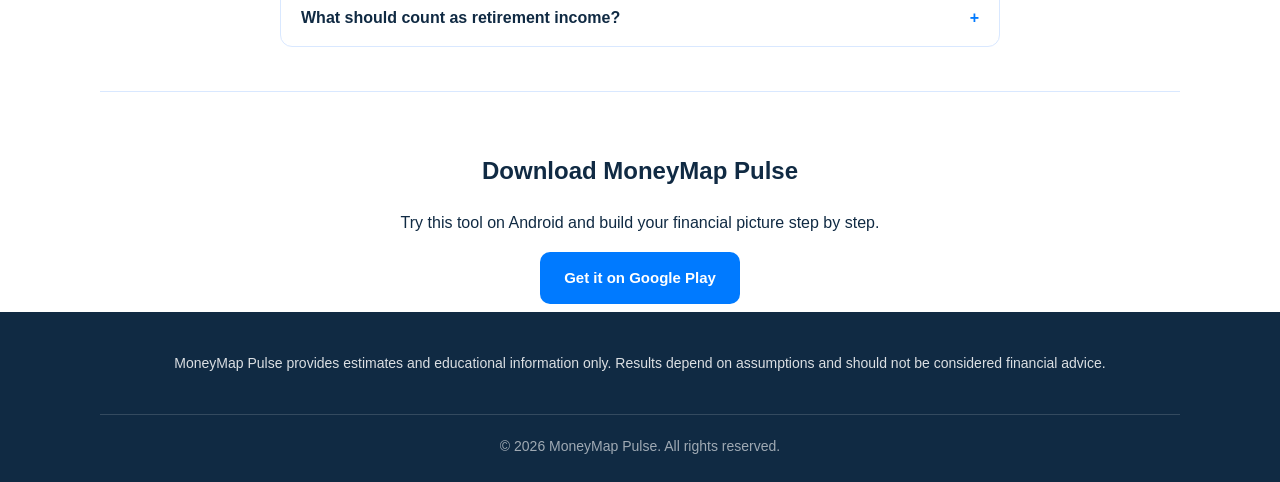
<file: financial-health-snapshot/index.html>
<!DOCTYPE html>
<html lang="en">
<head>
  <meta charset="utf-8">
  <meta name="viewport" content="width=device-width, initial-scale=1">
  <title>Financial Health Snapshot | MoneyMap Pulse Guide</title>
  <meta name="description" content="Learn how the Financial Health Snapshot dashboard brings together savings, net worth, risk profile and retirement readiness.">
  <meta property="og:title" content="Financial Health Snapshot | MoneyMap Pulse Guide">
  <meta property="og:description" content="Learn how the Financial Health Snapshot dashboard brings together savings, net worth, risk profile and retirement readiness.">
  <meta property="og:type" content="website">
  <meta property="og:url" content="https://moneymappulse.co.uk/financial-health-snapshot/">
  <link rel="canonical" href="https://moneymappulse.co.uk/financial-health-snapshot/">
  <link rel="stylesheet" href="../css/styles.css">
  <link rel="icon" href="../assets/logo/moneymap-pulse-icon.png" type="image/png">
  <link rel="apple-touch-icon" href="../assets/logo/moneymap-pulse-icon.png">
</head>
<body class="guide-page">
  <div class="page-wrap">
    <a href="#main" class="skip-link">Skip to main content</a>
    <header class="site-header">
      <div class="container site-header__inner">
        <a href="../index.html" class="brand" aria-label="MoneyMap Pulse home">
          <img src="../assets/logo/moneymap-pulse-logo-transparent-trimmed.png" alt="MoneyMap Pulse" class="brand-logo" width="180" height="72">
        </a>
        <button type="button" class="nav-toggle" aria-expanded="false" aria-controls="site-navigation" aria-label="Open navigation menu">
          <span class="nav-toggle__icon nav-toggle__icon--open" aria-hidden="true">☰</span>
          <span class="nav-toggle__icon nav-toggle__icon--close" aria-hidden="true">✕</span>
        </button>
        <div class="site-header__menu" id="site-navigation">
          <nav class="nav" aria-label="Main navigation">
            <a href="../index.html">Home</a>
            <a href="../guides.html" aria-current="page">Guides</a>
            <a href="../features.html">Features</a>
            <a href="../faq.html">FAQ</a>
            <a href="../privacy.html">Privacy</a>
            <a href="../contact.html">Contact</a>
          </nav>
          <div class="header-cta">
            <a href="https://play.google.com/store/apps/details?id=com.jimilpatel.jpfinancelab" class="button button-primary" rel="noopener noreferrer">Google Play</a>
          </div>
        </div>
      </div>
    </header>
    <main id="main">
      <header class="page-header">
        <div class="container">
          <p class="hero-eyebrow" style="margin-bottom: 8px;">User guide</p>
          <h1>Financial Health Snapshot</h1>
          <p class="lead">Learn how the Financial Health Snapshot dashboard brings together savings, net worth, risk profile and retirement readiness.</p>
        </div>
      </header>
      <div class="container">
        <section class="guide-section">
          <h2>What this tool does</h2>
          <p>The Financial Health Snapshot is your personal dashboard. It pulls saved results from other calculators into one view so you can see savings, wealth, risk and retirement readiness at a glance.</p>
        </section>
        <section class="annotated-shot interactive-tour" aria-labelledby="visual-guide-title" tabindex="0">
        <div class="container interactive-tour__container">
          <h2 class="annotated-shot__title" id="visual-guide-title">Understanding your dashboard</h2>
          <p class="interactive-tour__hint interactive-tour__hint--mobile">Tap a number to explore each part of the screen.</p>
          <p class="interactive-tour__hint interactive-tour__hint--desktop">Click a marker on the screenshot to learn what each part does.</p>
          <div class="interactive-tour__layout">
            <div class="interactive-tour__visual">
              <div class="annotated-shot__stage">
                <img class="annotated-shot__img" src="../assets/screenshots/MoneyMapPulse_Screenshot_FinancialSnapshot_1080x1920.png" alt="Financial Health Snapshot in MoneyMap Pulse" width="1080" height="1920" loading="lazy">
                <div class="annotated-shot__spotlights" aria-hidden="true"><div class="annotated-shot__spotlight is-active" data-tour-spotlight="0" style="left:27%;top:45.5%;--spot-w:30.0%;--spot-h:4.5%;"></div><div class="annotated-shot__spotlight" data-tour-spotlight="1" style="left:73%;top:45.5%;--spot-w:30.0%;--spot-h:4.5%;"></div><div class="annotated-shot__spotlight" data-tour-spotlight="2" style="left:27%;top:57%;--spot-w:30.0%;--spot-h:4.5%;"></div><div class="annotated-shot__spotlight" data-tour-spotlight="3" style="left:73%;top:57%;--spot-w:22.0%;--spot-h:3.5%;"></div></div>
                <button type="button" class="annotated-shot__marker annotated-shot__marker--overlay is-active" style="left:27%;top:45.5%;" data-tour-marker="0" aria-label="Monthly savings" aria-pressed="true"><span class="annotated-shot__marker-inner">1</span></button><button type="button" class="annotated-shot__marker annotated-shot__marker--overlay" style="left:73%;top:45.5%;" data-tour-marker="1" aria-label="Net worth" aria-pressed="false"><span class="annotated-shot__marker-inner">2</span></button><button type="button" class="annotated-shot__marker annotated-shot__marker--overlay" style="left:27%;top:57%;" data-tour-marker="2" aria-label="Risk profile" aria-pressed="false"><span class="annotated-shot__marker-inner">3</span></button><button type="button" class="annotated-shot__marker annotated-shot__marker--overlay" style="left:73%;top:57%;" data-tour-marker="3" aria-label="Retirement status" aria-pressed="false"><span class="annotated-shot__marker-inner">4</span></button>
              </div>
            </div>
            <div class="interactive-tour__panel-column">
              <div class="interactive-tour__panel" role="region" aria-live="polite" aria-label="Annotation details" data-tour-swipe>
                <div class="interactive-tour__panel-inner" data-tour-panel>
                  <div class="interactive-tour__panel-header">
                <span class="interactive-tour__panel-badge" aria-hidden="true">①</span>
                <h3 class="interactive-tour__panel-title">Monthly savings</h3>
              </div>
              <p class="interactive-tour__panel-desc">Shows how much money remains after expenses are deducted from monthly income — your household cash surplus each month.</p>
              <div class="interactive-tour__panel-details">
              <p class="interactive-tour__meta interactive-tour__meta--source">
                <span class="interactive-tour__meta-label">Source</span>
                <span class="interactive-tour__meta-value">House Budget Calculator</span>
              </p>
              <p class="interactive-tour__meta interactive-tour__meta--example">
                <span class="interactive-tour__meta-label">Example</span>
                <span class="interactive-tour__meta-value">£1,479 per month</span>
              </p>
              </div>
              <div class="interactive-tour__tip">
                <span class="interactive-tour__meta-label">Tip</span>
                <p class="interactive-tour__tip-text">Higher monthly savings can improve retirement readiness and long-term wealth building.</p>
              </div>
                </div>
                <div class="interactive-tour__nav" data-tour-nav aria-label="Tour navigation">
                  <button type="button" class="interactive-tour__nav-btn" data-tour-prev disabled aria-label="Previous step">← Previous</button>
                  <button type="button" class="interactive-tour__nav-btn" data-tour-next aria-label="Next step">Next →</button>
                </div>
                <p class="interactive-tour__swipe-hint" aria-hidden="true">Swipe left or right to change step</p>
              </div>
            </div>
            <div class="interactive-tour__marker-rail" role="toolbar" aria-label="Screenshot tour steps">
              <button type="button" class="interactive-tour__rail-btn is-active" data-tour-marker="0" aria-label="Monthly savings" aria-pressed="true"><span class="interactive-tour__rail-num">1</span></button><button type="button" class="interactive-tour__rail-btn" data-tour-marker="1" aria-label="Net worth" aria-pressed="false"><span class="interactive-tour__rail-num">2</span></button><button type="button" class="interactive-tour__rail-btn" data-tour-marker="2" aria-label="Risk profile" aria-pressed="false"><span class="interactive-tour__rail-num">3</span></button><button type="button" class="interactive-tour__rail-btn" data-tour-marker="3" aria-label="Retirement status" aria-pressed="false"><span class="interactive-tour__rail-num">4</span></button>
            </div>
          </div>
          <script type="application/json" class="interactive-tour__data">[{"id": 1, "title": "Monthly savings", "description": "Shows how much money remains after expenses are deducted from monthly income \u2014 your household cash surplus each month.", "source": "House Budget Calculator", "example": "\u00a31,479 per month", "tip": "Higher monthly savings can improve retirement readiness and long-term wealth building.", "x": 27, "y": 45.5}, {"id": 2, "title": "Net worth", "description": "Your total assets minus liabilities \u2014 a snapshot of overall financial position at a point in time.", "source": "Net Worth Calculator", "example": "\u00a3300,000", "tip": "Update property and pension values periodically so your dashboard reflects reality.", "x": 73, "y": 45.5}, {"id": 3, "title": "Risk profile", "description": "Summarises the growth and volatility assumptions you chose for long-term planning.", "source": "Portfolio Return Calculator", "example": "Balanced", "tip": "Pick a profile you could stick with in a downturn \u2014 it shapes retirement projections.", "x": 27, "y": 57}, {"id": 4, "title": "Retirement status", "description": "Indicates whether projected savings at retirement are likely to meet your spending goal.", "source": "Retirement Calculator", "example": "On track", "tip": "If you see a shortfall, try small increases to monthly saving before changing retirement age.", "x": 73, "y": 57}]</script>
        </div>
      </section>
        <section class="guide-section"><h2>Where this data comes from</h2><p>Complete calculators in this order to populate your dashboard.</p><div class="guide-flow" aria-label="How calculators feed your dashboard">
<a href="../house-budget-calculator/" class="guide-flow__step">House Budget</a>
<span class="guide-flow__arrow" aria-hidden="true">↓</span>
<a href="../net-worth-calculator/" class="guide-flow__step">Net Worth</a>
<span class="guide-flow__arrow" aria-hidden="true">↓</span>
<a href="../portfolio-return-calculator/" class="guide-flow__step">Portfolio Return</a>
<span class="guide-flow__arrow" aria-hidden="true">↓</span>
<a href="../retirement-calculator/" class="guide-flow__step">Retirement</a>
<span class="guide-flow__arrow" aria-hidden="true">↓</span>
<a href="../financial-health-snapshot/" class="guide-flow__step">Financial Health Snapshot</a>
</div></section>
        <section class="guide-section">
          <h2>Understanding inputs</h2>
          <p>You do not type into the snapshot directly. Complete and save the House Budget, Net Worth, Portfolio Return and Retirement calculators first.</p>
        </section>
        <section class="guide-section">
          <h2>Understanding results</h2>
          <p><strong>On track</strong> means your projected retirement fund meets or exceeds what you need. <strong>Shortfall</strong> means you may need to adjust savings, retirement age or spending assumptions. Tap a card to open its detail view.</p>
        </section>
        <section class="guide-section">
          <h2>Worked example</h2>
          <div class="example-box"><p><strong>Monthly savings:</strong> £1,479 (from budget)</p><p><strong>Net worth:</strong> £300,000</p><p><strong>Risk profile:</strong> Balanced</p><p><strong>Retirement:</strong> On track</p></div>
        </section>
        <section class="guide-section">
          <h2>Frequently asked questions</h2>
          <div class="faq-list">
<details class="faq-item">
              <summary>Why is a dashboard card empty?</summary>
              <div class="faq-answer"><p>Save results in the linked calculator first. The snapshot only shows saved data.</p></div>
            </details>
<details class="faq-item">
              <summary>How often should I update my information?</summary>
              <div class="faq-answer"><p>Review monthly or after any major change to income, spending, assets or retirement plans.</p></div>
            </details>
<details class="faq-item">
              <summary>Can I use estimated values?</summary>
              <div class="faq-answer"><p>Yes for planning. Replace estimates with actual figures when you have them.</p></div>
            </details>
<details class="faq-item">
              <summary>Do I need an account?</summary>
              <div class="faq-answer"><p>No. Data stays on your device.</p></div>
            </details>
<details class="faq-item">
              <summary>What should count as retirement income?</summary>
              <div class="faq-answer"><p>Include pensions, investments and other income you expect in retirement — only if you entered them in the Retirement Calculator.</p></div>
            </details>
</div>
        </section>
        <section class="guide-cta-block" aria-labelledby="download-cta">
          <h2 id="download-cta">Download MoneyMap Pulse</h2>
          <p>Try this tool on Android and build your financial picture step by step.</p>
          <a href="https://play.google.com/store/apps/details?id=com.jimilpatel.jpfinancelab" class="button button-primary" rel="noopener noreferrer">Get it on Google Play</a>
        </section>
      </div>
    </main>
    <footer class="site-footer">
      <div class="container">
        <div class="footer-grid"><div><p>MoneyMap Pulse provides estimates and educational information only. Results depend on assumptions and should not be considered financial advice.</p></div></div>
        <div class="footer-bottom">
          <p>&copy; <span id="current-year">2026</span> MoneyMap Pulse. All rights reserved.</p>
        </div>
      </div>
    </footer>
  </div>
  <script src="../js/main.js"></script>
  <script src="../js/interactive-annotated-screenshot.js"></script>
</body>
</html>
</file>
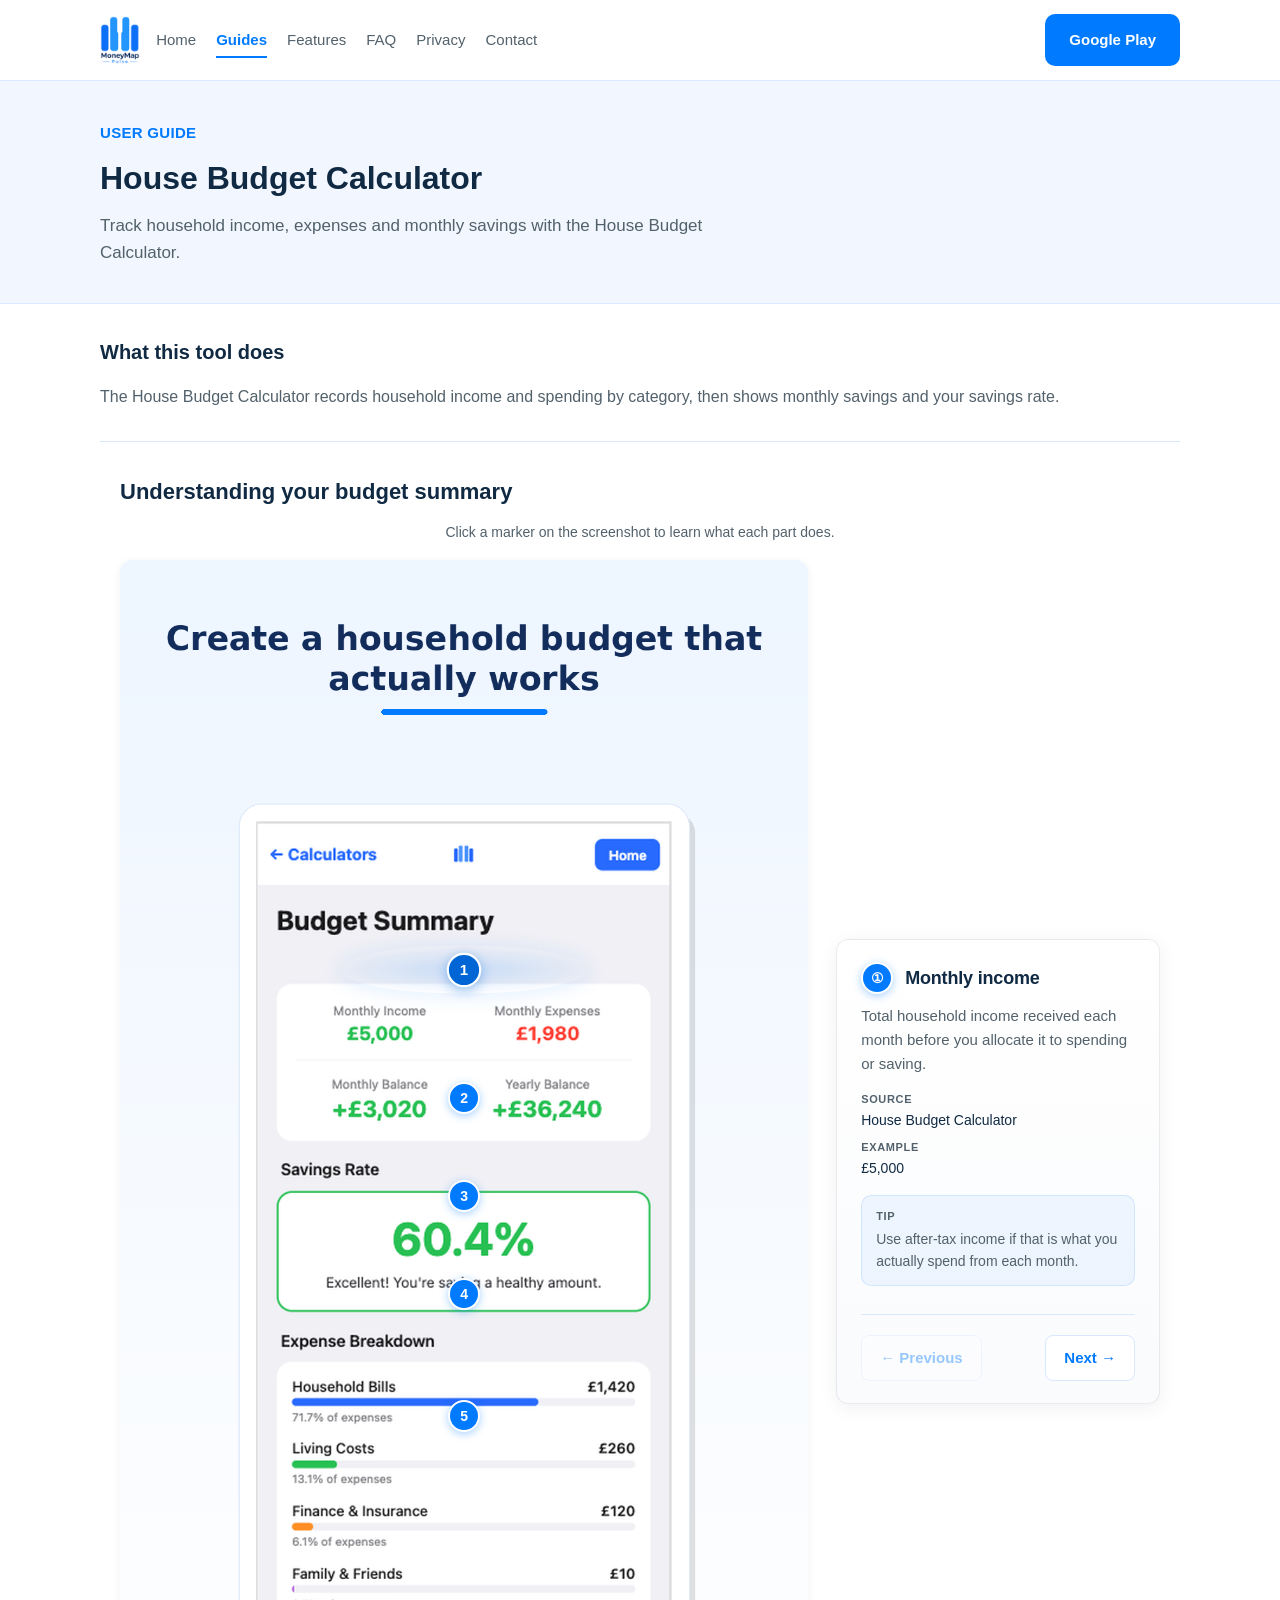
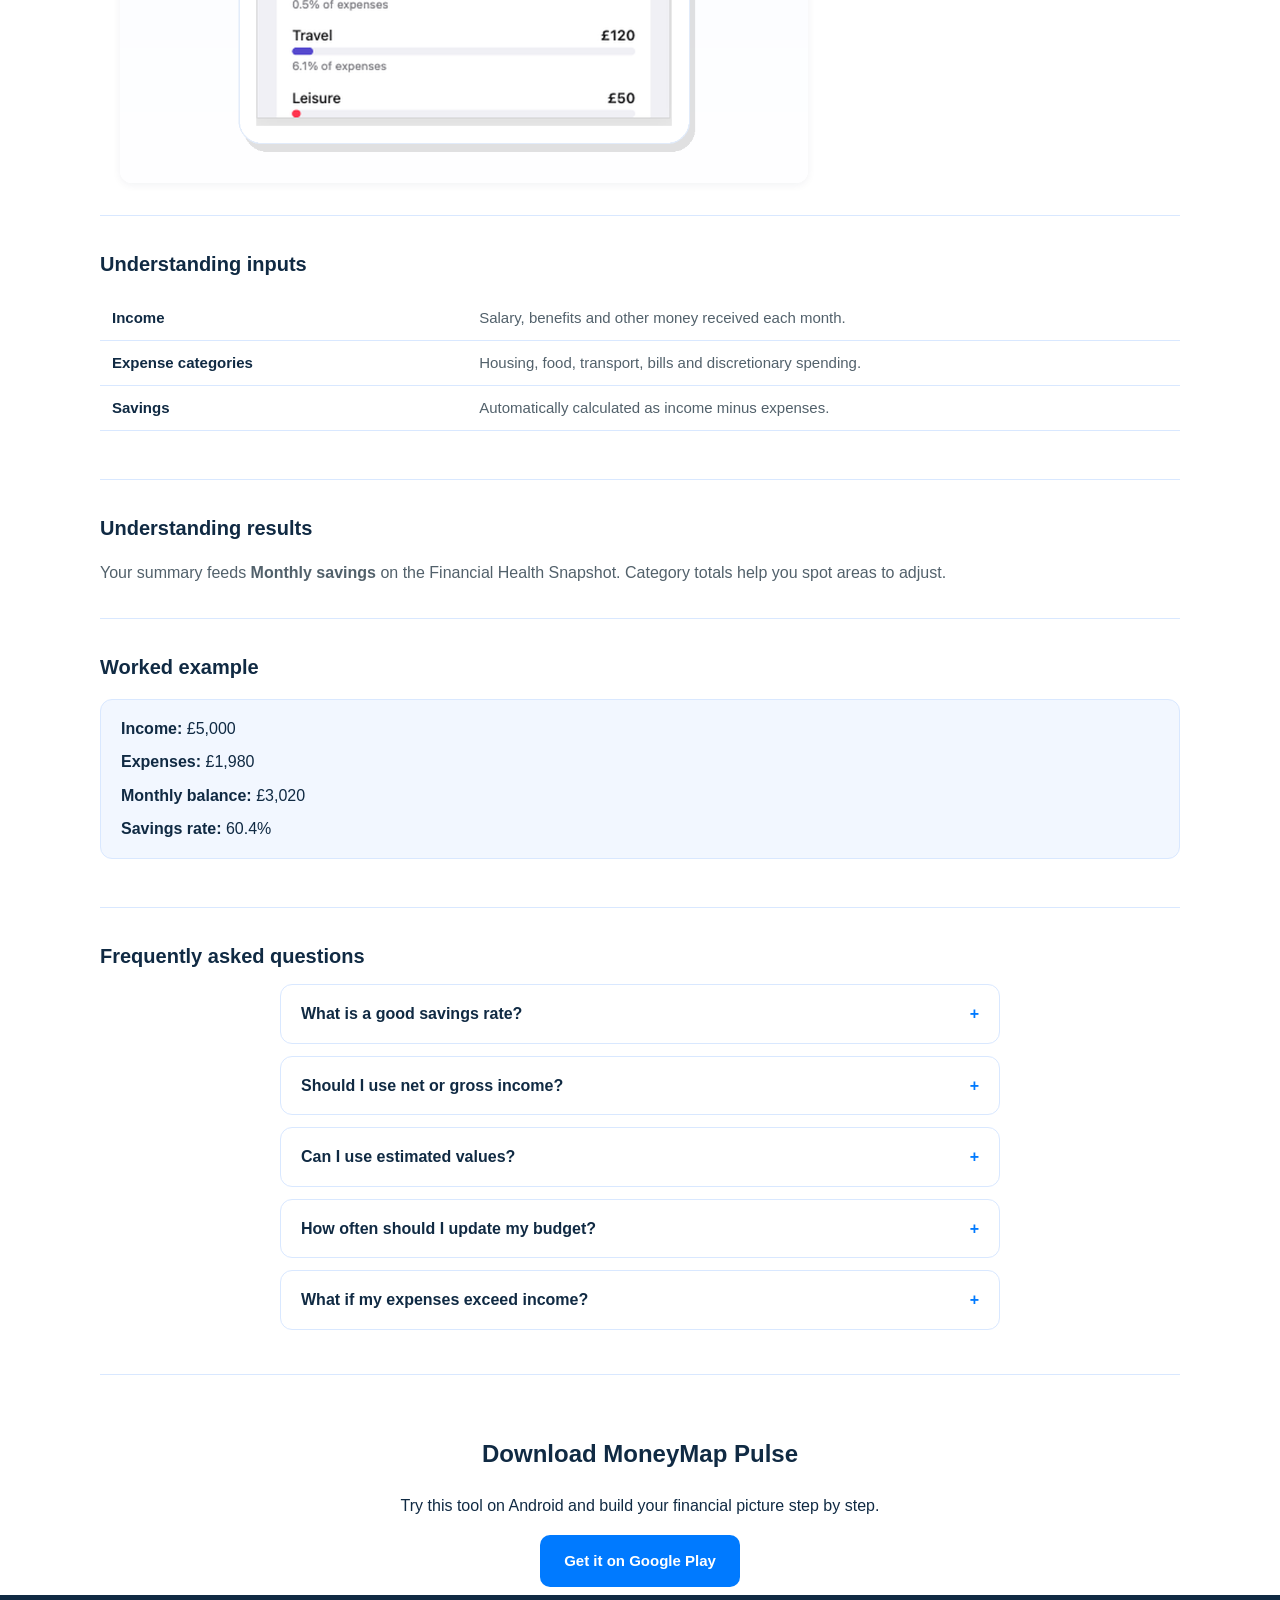
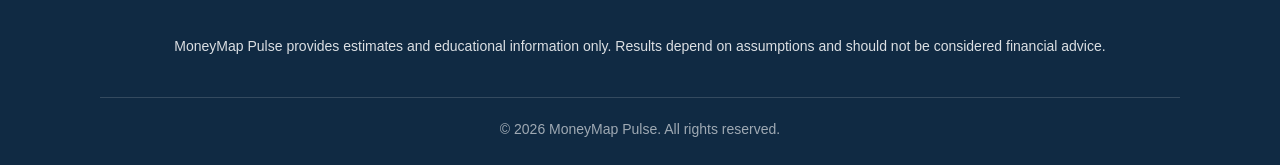
<file: house-budget-calculator/index.html>
<!DOCTYPE html>
<html lang="en">
<head>
  <meta charset="utf-8">
  <meta name="viewport" content="width=device-width, initial-scale=1">
  <title>House Budget Calculator | MoneyMap Pulse Guide</title>
  <meta name="description" content="Track household income, expenses and monthly savings with the House Budget Calculator.">
  <meta property="og:title" content="House Budget Calculator | MoneyMap Pulse Guide">
  <meta property="og:description" content="Track household income, expenses and monthly savings with the House Budget Calculator.">
  <meta property="og:type" content="website">
  <meta property="og:url" content="https://moneymappulse.co.uk/house-budget-calculator/">
  <link rel="canonical" href="https://moneymappulse.co.uk/house-budget-calculator/">
  <link rel="stylesheet" href="../css/styles.css">
  <link rel="icon" href="../assets/logo/moneymap-pulse-icon.png" type="image/png">
  <link rel="apple-touch-icon" href="../assets/logo/moneymap-pulse-icon.png">
</head>
<body class="guide-page">
  <div class="page-wrap">
    <a href="#main" class="skip-link">Skip to main content</a>
    <header class="site-header">
      <div class="container site-header__inner">
        <a href="../index.html" class="brand" aria-label="MoneyMap Pulse home">
          <img src="../assets/logo/moneymap-pulse-logo-transparent-trimmed.png" alt="MoneyMap Pulse" class="brand-logo" width="180" height="72">
        </a>
        <button type="button" class="nav-toggle" aria-expanded="false" aria-controls="site-navigation" aria-label="Open navigation menu">
          <span class="nav-toggle__icon nav-toggle__icon--open" aria-hidden="true">☰</span>
          <span class="nav-toggle__icon nav-toggle__icon--close" aria-hidden="true">✕</span>
        </button>
        <div class="site-header__menu" id="site-navigation">
          <nav class="nav" aria-label="Main navigation">
            <a href="../index.html">Home</a>
            <a href="../guides.html" aria-current="page">Guides</a>
            <a href="../features.html">Features</a>
            <a href="../faq.html">FAQ</a>
            <a href="../privacy.html">Privacy</a>
            <a href="../contact.html">Contact</a>
          </nav>
          <div class="header-cta">
            <a href="https://play.google.com/store/apps/details?id=com.jimilpatel.jpfinancelab" class="button button-primary" rel="noopener noreferrer">Google Play</a>
          </div>
        </div>
      </div>
    </header>
    <main id="main">
      <header class="page-header">
        <div class="container">
          <p class="hero-eyebrow" style="margin-bottom: 8px;">User guide</p>
          <h1>House Budget Calculator</h1>
          <p class="lead">Track household income, expenses and monthly savings with the House Budget Calculator.</p>
        </div>
      </header>
      <div class="container">
        <section class="guide-section">
          <h2>What this tool does</h2>
          <p>The House Budget Calculator records household income and spending by category, then shows monthly savings and your savings rate.</p>
        </section>
        <section class="annotated-shot interactive-tour" aria-labelledby="visual-guide-title" tabindex="0">
        <div class="container interactive-tour__container">
          <h2 class="annotated-shot__title" id="visual-guide-title">Understanding your budget summary</h2>
          <p class="interactive-tour__hint interactive-tour__hint--mobile">Tap a number to explore each part of the screen.</p>
          <p class="interactive-tour__hint interactive-tour__hint--desktop">Click a marker on the screenshot to learn what each part does.</p>
          <div class="interactive-tour__layout">
            <div class="interactive-tour__visual">
              <div class="annotated-shot__stage">
                <img class="annotated-shot__img" src="../assets/screenshots/MoneyMapPulse_Screenshot_Budget_1080x1920.png" alt="House Budget Calculator in MoneyMap Pulse" width="1080" height="1920" loading="lazy">
                <div class="annotated-shot__spotlights" aria-hidden="true"><div class="annotated-shot__spotlight is-active" data-tour-spotlight="0" style="left:50%;top:33.5%;--spot-w:36.0%;--spot-h:4.0%;"></div><div class="annotated-shot__spotlight" data-tour-spotlight="1" style="left:50%;top:44%;--spot-w:20.0%;--spot-h:5.0%;"></div><div class="annotated-shot__spotlight" data-tour-spotlight="2" style="left:50%;top:52%;--spot-w:20.0%;--spot-h:5.0%;"></div><div class="annotated-shot__spotlight" data-tour-spotlight="3" style="left:50%;top:60%;--spot-w:20.0%;--spot-h:5.0%;"></div><div class="annotated-shot__spotlight" data-tour-spotlight="4" style="left:50%;top:70%;--spot-w:20.0%;--spot-h:5.0%;"></div></div>
                <button type="button" class="annotated-shot__marker annotated-shot__marker--overlay is-active" style="left:50%;top:33.5%;" data-tour-marker="0" aria-label="Monthly income" aria-pressed="true"><span class="annotated-shot__marker-inner">1</span></button><button type="button" class="annotated-shot__marker annotated-shot__marker--overlay" style="left:50%;top:44%;" data-tour-marker="1" aria-label="Monthly expenses" aria-pressed="false"><span class="annotated-shot__marker-inner">2</span></button><button type="button" class="annotated-shot__marker annotated-shot__marker--overlay" style="left:50%;top:52%;" data-tour-marker="2" aria-label="Monthly balance" aria-pressed="false"><span class="annotated-shot__marker-inner">3</span></button><button type="button" class="annotated-shot__marker annotated-shot__marker--overlay" style="left:50%;top:60%;" data-tour-marker="3" aria-label="Savings rate" aria-pressed="false"><span class="annotated-shot__marker-inner">4</span></button><button type="button" class="annotated-shot__marker annotated-shot__marker--overlay" style="left:50%;top:70%;" data-tour-marker="4" aria-label="Expense breakdown" aria-pressed="false"><span class="annotated-shot__marker-inner">5</span></button>
              </div>
            </div>
            <div class="interactive-tour__panel-column">
              <div class="interactive-tour__panel" role="region" aria-live="polite" aria-label="Annotation details" data-tour-swipe>
                <div class="interactive-tour__panel-inner" data-tour-panel>
                  <div class="interactive-tour__panel-header">
                <span class="interactive-tour__panel-badge" aria-hidden="true">①</span>
                <h3 class="interactive-tour__panel-title">Monthly income</h3>
              </div>
              <p class="interactive-tour__panel-desc">Total household income received each month before you allocate it to spending or saving.</p>
              <div class="interactive-tour__panel-details">
              <p class="interactive-tour__meta interactive-tour__meta--source">
                <span class="interactive-tour__meta-label">Source</span>
                <span class="interactive-tour__meta-value">House Budget Calculator</span>
              </p>
              <p class="interactive-tour__meta interactive-tour__meta--example">
                <span class="interactive-tour__meta-label">Example</span>
                <span class="interactive-tour__meta-value">£5,000</span>
              </p>
              </div>
              <div class="interactive-tour__tip">
                <span class="interactive-tour__meta-label">Tip</span>
                <p class="interactive-tour__tip-text">Use after-tax income if that is what you actually spend from each month.</p>
              </div>
                </div>
                <div class="interactive-tour__nav" data-tour-nav aria-label="Tour navigation">
                  <button type="button" class="interactive-tour__nav-btn" data-tour-prev disabled aria-label="Previous step">← Previous</button>
                  <button type="button" class="interactive-tour__nav-btn" data-tour-next aria-label="Next step">Next →</button>
                </div>
                <p class="interactive-tour__swipe-hint" aria-hidden="true">Swipe left or right to change step</p>
              </div>
            </div>
            <div class="interactive-tour__marker-rail" role="toolbar" aria-label="Screenshot tour steps">
              <button type="button" class="interactive-tour__rail-btn is-active" data-tour-marker="0" aria-label="Monthly income" aria-pressed="true"><span class="interactive-tour__rail-num">1</span></button><button type="button" class="interactive-tour__rail-btn" data-tour-marker="1" aria-label="Monthly expenses" aria-pressed="false"><span class="interactive-tour__rail-num">2</span></button><button type="button" class="interactive-tour__rail-btn" data-tour-marker="2" aria-label="Monthly balance" aria-pressed="false"><span class="interactive-tour__rail-num">3</span></button><button type="button" class="interactive-tour__rail-btn" data-tour-marker="3" aria-label="Savings rate" aria-pressed="false"><span class="interactive-tour__rail-num">4</span></button><button type="button" class="interactive-tour__rail-btn" data-tour-marker="4" aria-label="Expense breakdown" aria-pressed="false"><span class="interactive-tour__rail-num">5</span></button>
            </div>
          </div>
          <script type="application/json" class="interactive-tour__data">[{"id": 1, "title": "Monthly income", "description": "Total household income received each month before you allocate it to spending or saving.", "source": "House Budget Calculator", "example": "\u00a35,000", "tip": "Use after-tax income if that is what you actually spend from each month.", "x": 50, "y": 33.5}, {"id": 2, "title": "Monthly expenses", "description": "Everything you spend in a typical month across categories such as housing, food and bills.", "source": "House Budget Calculator", "example": "\u00a31,980", "tip": "Include annual costs spread monthly (insurance, subscriptions) for a fair picture.", "x": 50, "y": 44}, {"id": 3, "title": "Monthly balance", "description": "Income minus expenses \u2014 the amount left over to save, invest or pay down debt.", "source": "House Budget Calculator", "example": "\u00a33,020", "tip": "This figure feeds Monthly savings on your Financial Health Snapshot.", "x": 50, "y": 52}, {"id": 4, "title": "Savings rate", "description": "The share of income you keep each month, expressed as a percentage.", "source": "House Budget Calculator", "example": "60.4%", "tip": "Many households aim for 10\u201320% as a starting goal; yours depends on goals and costs.", "x": 50, "y": 60}, {"id": 5, "title": "Expense breakdown", "description": "Category totals that show where money goes and where you might trim spending.", "source": "House Budget Calculator", "example": "Housing, food, transport", "tip": "Sort by largest categories first when looking for quick wins.", "x": 50, "y": 70}]</script>
        </div>
      </section>
        
        <section class="guide-section">
          <h2>Understanding inputs</h2>
          <table class="field-table"><tr><th>Income</th><td>Salary, benefits and other money received each month.</td></tr><tr><th>Expense categories</th><td>Housing, food, transport, bills and discretionary spending.</td></tr><tr><th>Savings</th><td>Automatically calculated as income minus expenses.</td></tr></table>
        </section>
        <section class="guide-section">
          <h2>Understanding results</h2>
          <p>Your summary feeds <strong>Monthly savings</strong> on the Financial Health Snapshot. Category totals help you spot areas to adjust.</p>
        </section>
        <section class="guide-section">
          <h2>Worked example</h2>
          <div class="example-box"><p><strong>Income:</strong> £5,000</p><p><strong>Expenses:</strong> £1,980</p><p><strong>Monthly balance:</strong> £3,020</p><p><strong>Savings rate:</strong> 60.4%</p></div>
        </section>
        <section class="guide-section">
          <h2>Frequently asked questions</h2>
          <div class="faq-list">
<details class="faq-item">
              <summary>What is a good savings rate?</summary>
              <div class="faq-answer"><p>Many planners suggest 10–20% as a starting goal, but your target depends on your goals and costs.</p></div>
            </details>
<details class="faq-item">
              <summary>Should I use net or gross income?</summary>
              <div class="faq-answer"><p>Use the amount you actually receive if that is how you manage cash flow.</p></div>
            </details>
<details class="faq-item">
              <summary>Can I use estimated values?</summary>
              <div class="faq-answer"><p>Yes. Refine categories when you have exact figures.</p></div>
            </details>
<details class="faq-item">
              <summary>How often should I update my budget?</summary>
              <div class="faq-answer"><p>Monthly is ideal; at minimum after income or major expense changes.</p></div>
            </details>
<details class="faq-item">
              <summary>What if my expenses exceed income?</summary>
              <div class="faq-answer"><p>The calculator will show a negative balance — a signal to review spending or income.</p></div>
            </details>
</div>
        </section>
        <section class="guide-cta-block" aria-labelledby="download-cta">
          <h2 id="download-cta">Download MoneyMap Pulse</h2>
          <p>Try this tool on Android and build your financial picture step by step.</p>
          <a href="https://play.google.com/store/apps/details?id=com.jimilpatel.jpfinancelab" class="button button-primary" rel="noopener noreferrer">Get it on Google Play</a>
        </section>
      </div>
    </main>
    <footer class="site-footer">
      <div class="container">
        <div class="footer-grid"><div><p>MoneyMap Pulse provides estimates and educational information only. Results depend on assumptions and should not be considered financial advice.</p></div></div>
        <div class="footer-bottom">
          <p>&copy; <span id="current-year">2026</span> MoneyMap Pulse. All rights reserved.</p>
        </div>
      </div>
    </footer>
  </div>
  <script src="../js/main.js"></script>
  <script src="../js/interactive-annotated-screenshot.js"></script>
</body>
</html>
</file>
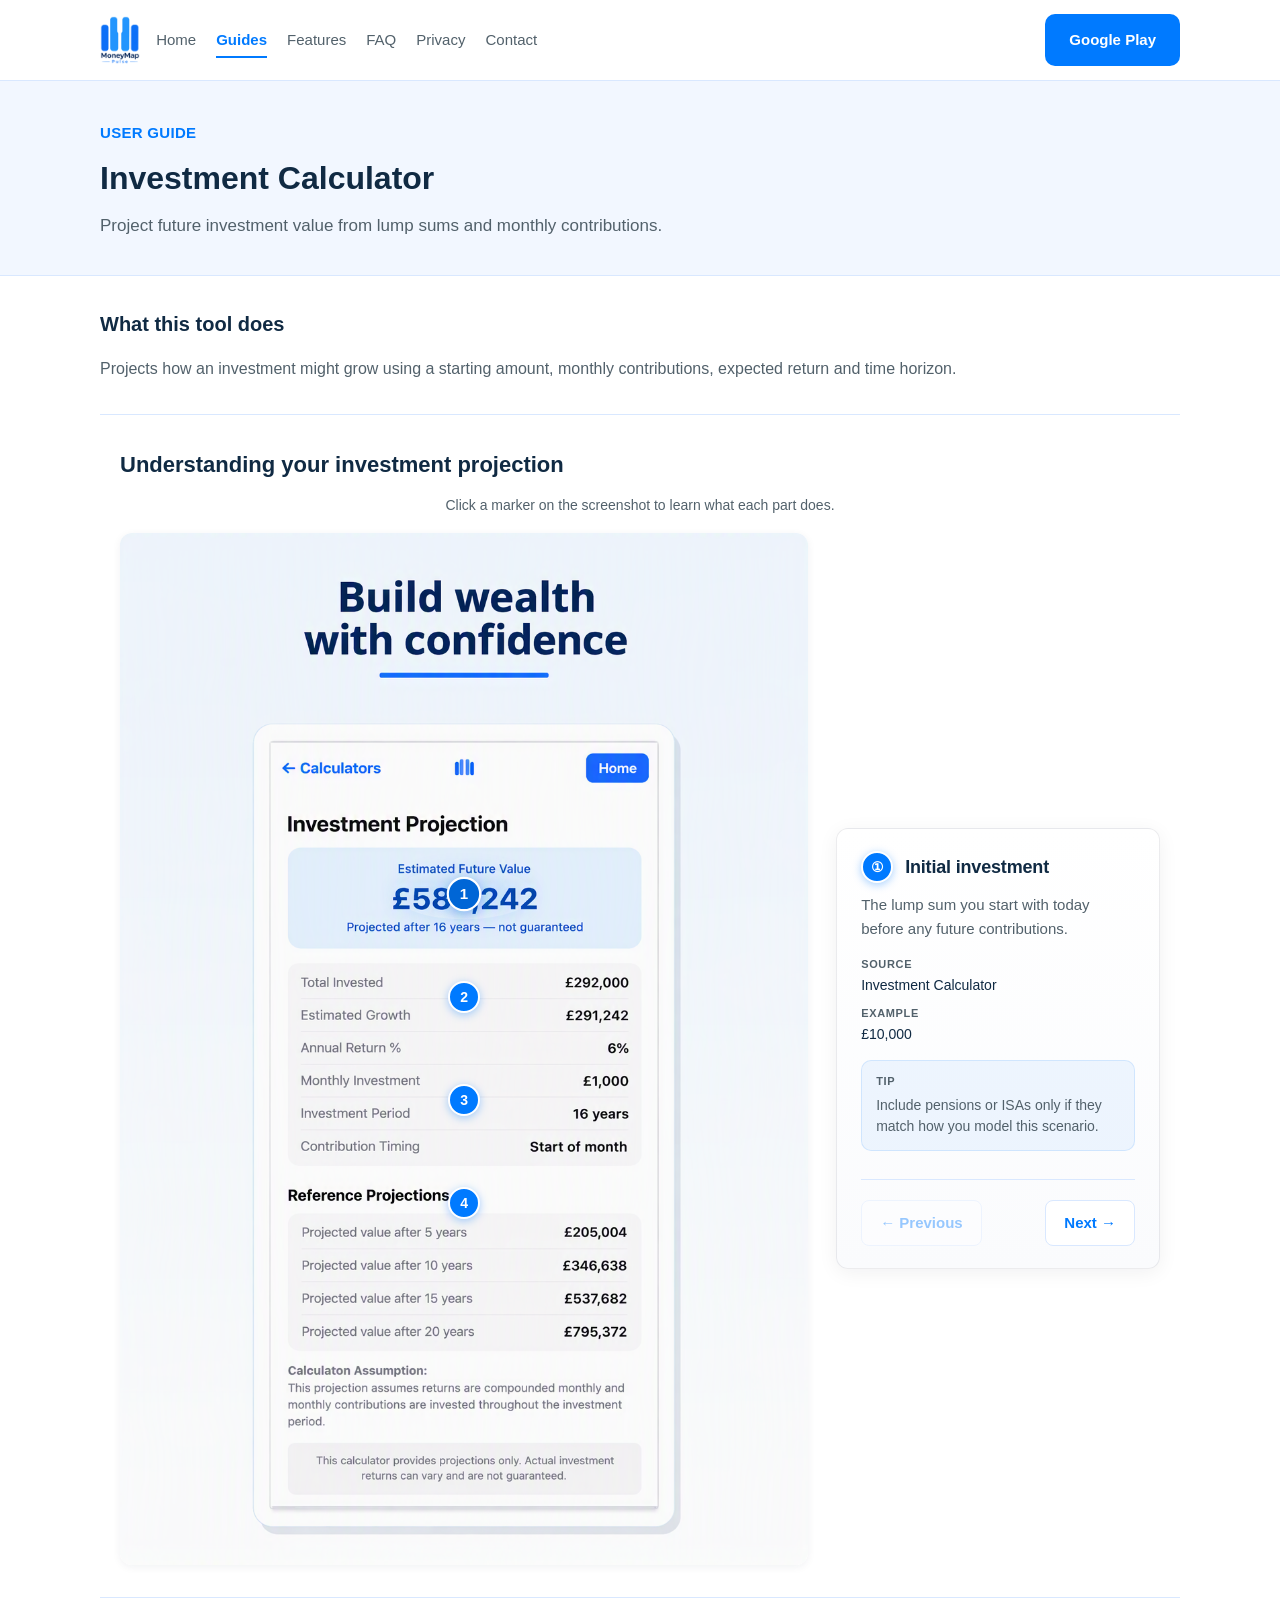
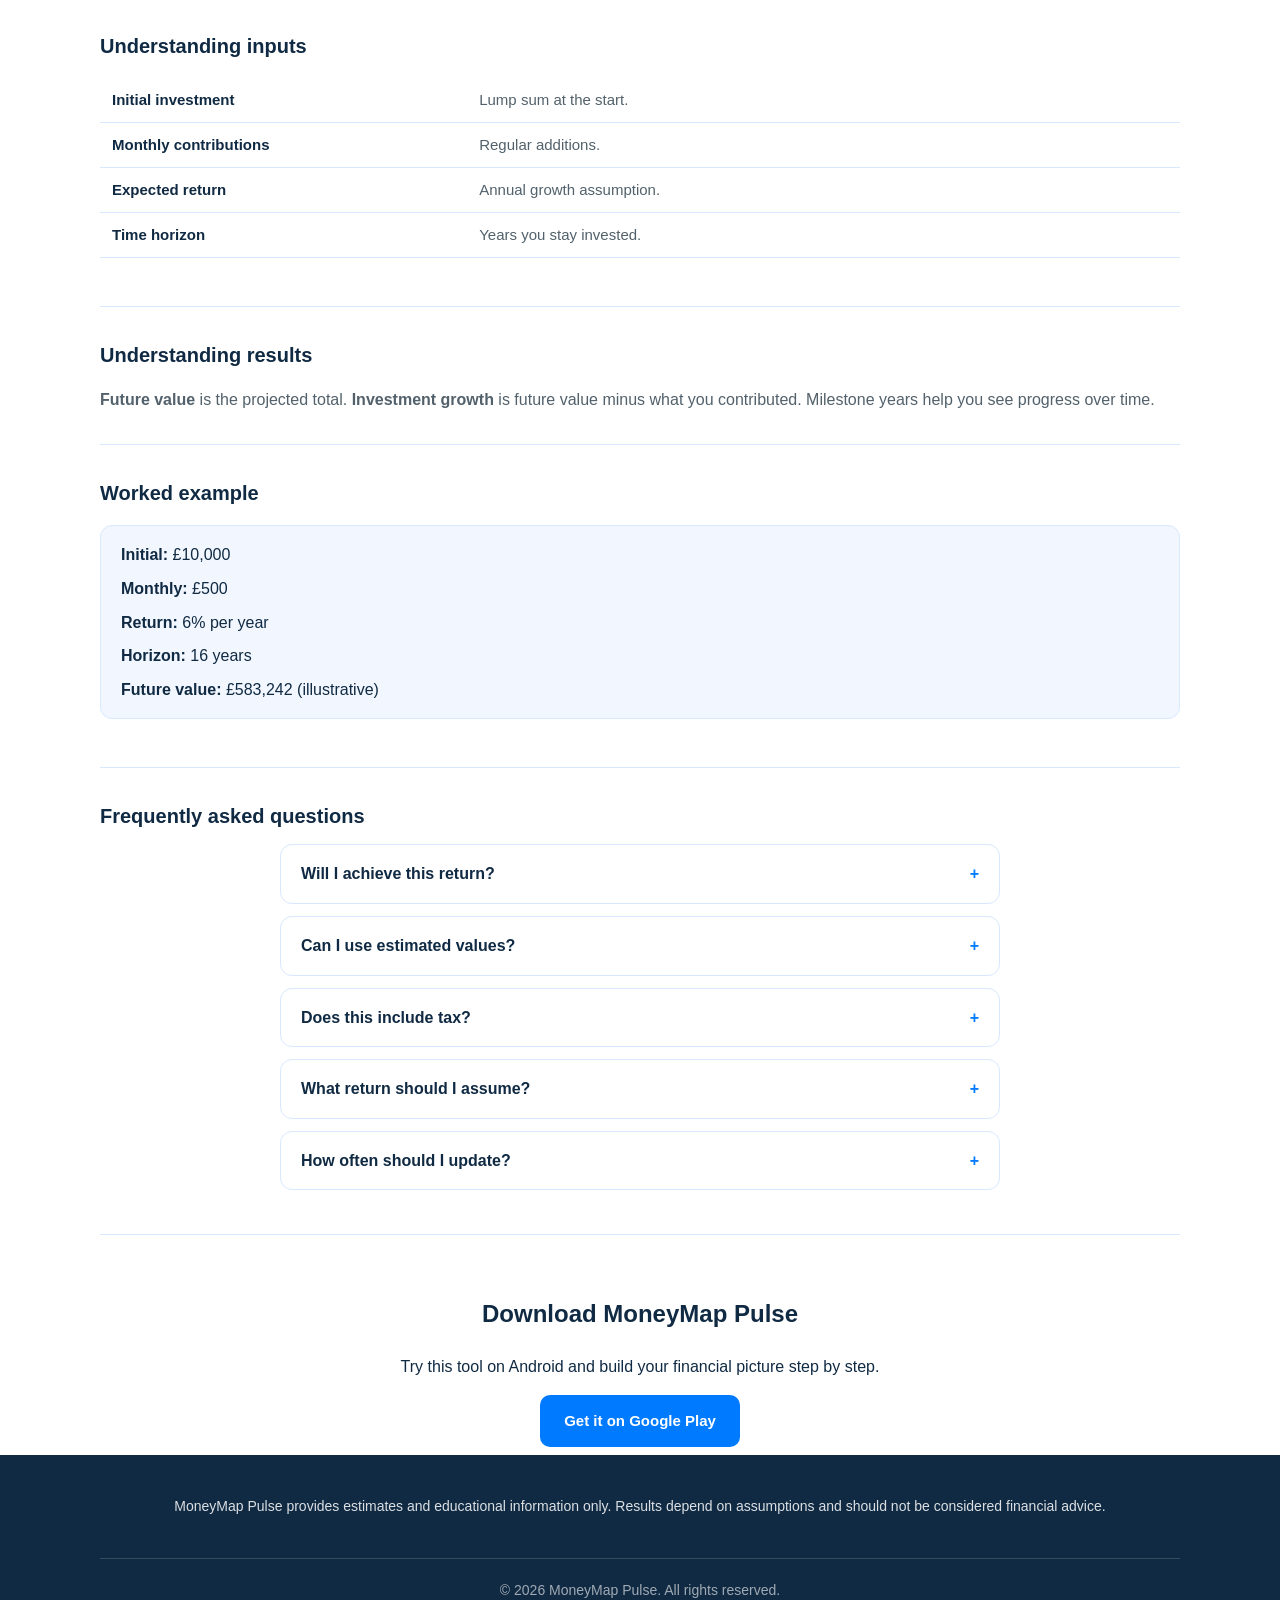
<file: investment-calculator/index.html>
<!DOCTYPE html>
<html lang="en">
<head>
  <meta charset="utf-8">
  <meta name="viewport" content="width=device-width, initial-scale=1">
  <title>Investment Calculator | MoneyMap Pulse Guide</title>
  <meta name="description" content="Project future investment value from lump sums and monthly contributions.">
  <meta property="og:title" content="Investment Calculator | MoneyMap Pulse Guide">
  <meta property="og:description" content="Project future investment value from lump sums and monthly contributions.">
  <meta property="og:type" content="website">
  <meta property="og:url" content="https://moneymappulse.co.uk/investment-calculator/">
  <link rel="canonical" href="https://moneymappulse.co.uk/investment-calculator/">
  <link rel="stylesheet" href="../css/styles.css">
  <link rel="icon" href="../assets/logo/moneymap-pulse-icon.png" type="image/png">
  <link rel="apple-touch-icon" href="../assets/logo/moneymap-pulse-icon.png">
</head>
<body class="guide-page">
  <div class="page-wrap">
    <a href="#main" class="skip-link">Skip to main content</a>
    <header class="site-header">
      <div class="container site-header__inner">
        <a href="../index.html" class="brand" aria-label="MoneyMap Pulse home">
          <img src="../assets/logo/moneymap-pulse-logo-transparent-trimmed.png" alt="MoneyMap Pulse" class="brand-logo" width="180" height="72">
        </a>
        <button type="button" class="nav-toggle" aria-expanded="false" aria-controls="site-navigation" aria-label="Open navigation menu">
          <span class="nav-toggle__icon nav-toggle__icon--open" aria-hidden="true">☰</span>
          <span class="nav-toggle__icon nav-toggle__icon--close" aria-hidden="true">✕</span>
        </button>
        <div class="site-header__menu" id="site-navigation">
          <nav class="nav" aria-label="Main navigation">
            <a href="../index.html">Home</a>
            <a href="../guides.html" aria-current="page">Guides</a>
            <a href="../features.html">Features</a>
            <a href="../faq.html">FAQ</a>
            <a href="../privacy.html">Privacy</a>
            <a href="../contact.html">Contact</a>
          </nav>
          <div class="header-cta">
            <a href="https://play.google.com/store/apps/details?id=com.jimilpatel.jpfinancelab" class="button button-primary" rel="noopener noreferrer">Google Play</a>
          </div>
        </div>
      </div>
    </header>
    <main id="main">
      <header class="page-header">
        <div class="container">
          <p class="hero-eyebrow" style="margin-bottom: 8px;">User guide</p>
          <h1>Investment Calculator</h1>
          <p class="lead">Project future investment value from lump sums and monthly contributions.</p>
        </div>
      </header>
      <div class="container">
        <section class="guide-section">
          <h2>What this tool does</h2>
          <p>Projects how an investment might grow using a starting amount, monthly contributions, expected return and time horizon.</p>
        </section>
        <section class="annotated-shot interactive-tour" aria-labelledby="visual-guide-title" tabindex="0">
        <div class="container interactive-tour__container">
          <h2 class="annotated-shot__title" id="visual-guide-title">Understanding your investment projection</h2>
          <p class="interactive-tour__hint interactive-tour__hint--mobile">Tap a number to explore each part of the screen.</p>
          <p class="interactive-tour__hint interactive-tour__hint--desktop">Click a marker on the screenshot to learn what each part does.</p>
          <div class="interactive-tour__layout">
            <div class="interactive-tour__visual">
              <div class="annotated-shot__stage">
                <img class="annotated-shot__img" src="../assets/screenshots/MoneyMapPulse_Screenshot_Investment_1080x1920.png" alt="Investment Calculator in MoneyMap Pulse" width="1080" height="1920" loading="lazy">
                <div class="annotated-shot__spotlights" aria-hidden="true"><div class="annotated-shot__spotlight is-active" data-tour-spotlight="0" style="left:50%;top:35%;--spot-w:20.0%;--spot-h:5.0%;"></div><div class="annotated-shot__spotlight" data-tour-spotlight="1" style="left:50%;top:45%;--spot-w:20.0%;--spot-h:5.0%;"></div><div class="annotated-shot__spotlight" data-tour-spotlight="2" style="left:50%;top:55%;--spot-w:20.0%;--spot-h:5.0%;"></div><div class="annotated-shot__spotlight" data-tour-spotlight="3" style="left:50%;top:65%;--spot-w:20.0%;--spot-h:5.0%;"></div></div>
                <button type="button" class="annotated-shot__marker annotated-shot__marker--overlay is-active" style="left:50%;top:35%;" data-tour-marker="0" aria-label="Initial investment" aria-pressed="true"><span class="annotated-shot__marker-inner">1</span></button><button type="button" class="annotated-shot__marker annotated-shot__marker--overlay" style="left:50%;top:45%;" data-tour-marker="1" aria-label="Monthly contributions" aria-pressed="false"><span class="annotated-shot__marker-inner">2</span></button><button type="button" class="annotated-shot__marker annotated-shot__marker--overlay" style="left:50%;top:55%;" data-tour-marker="2" aria-label="Future value" aria-pressed="false"><span class="annotated-shot__marker-inner">3</span></button><button type="button" class="annotated-shot__marker annotated-shot__marker--overlay" style="left:50%;top:65%;" data-tour-marker="3" aria-label="Investment growth" aria-pressed="false"><span class="annotated-shot__marker-inner">4</span></button>
              </div>
            </div>
            <div class="interactive-tour__panel-column">
              <div class="interactive-tour__panel" role="region" aria-live="polite" aria-label="Annotation details" data-tour-swipe>
                <div class="interactive-tour__panel-inner" data-tour-panel>
                  <div class="interactive-tour__panel-header">
                <span class="interactive-tour__panel-badge" aria-hidden="true">①</span>
                <h3 class="interactive-tour__panel-title">Initial investment</h3>
              </div>
              <p class="interactive-tour__panel-desc">The lump sum you start with today before any future contributions.</p>
              <div class="interactive-tour__panel-details">
              <p class="interactive-tour__meta interactive-tour__meta--source">
                <span class="interactive-tour__meta-label">Source</span>
                <span class="interactive-tour__meta-value">Investment Calculator</span>
              </p>
              <p class="interactive-tour__meta interactive-tour__meta--example">
                <span class="interactive-tour__meta-label">Example</span>
                <span class="interactive-tour__meta-value">£10,000</span>
              </p>
              </div>
              <div class="interactive-tour__tip">
                <span class="interactive-tour__meta-label">Tip</span>
                <p class="interactive-tour__tip-text">Include pensions or ISAs only if they match how you model this scenario.</p>
              </div>
                </div>
                <div class="interactive-tour__nav" data-tour-nav aria-label="Tour navigation">
                  <button type="button" class="interactive-tour__nav-btn" data-tour-prev disabled aria-label="Previous step">← Previous</button>
                  <button type="button" class="interactive-tour__nav-btn" data-tour-next aria-label="Next step">Next →</button>
                </div>
                <p class="interactive-tour__swipe-hint" aria-hidden="true">Swipe left or right to change step</p>
              </div>
            </div>
            <div class="interactive-tour__marker-rail" role="toolbar" aria-label="Screenshot tour steps">
              <button type="button" class="interactive-tour__rail-btn is-active" data-tour-marker="0" aria-label="Initial investment" aria-pressed="true"><span class="interactive-tour__rail-num">1</span></button><button type="button" class="interactive-tour__rail-btn" data-tour-marker="1" aria-label="Monthly contributions" aria-pressed="false"><span class="interactive-tour__rail-num">2</span></button><button type="button" class="interactive-tour__rail-btn" data-tour-marker="2" aria-label="Future value" aria-pressed="false"><span class="interactive-tour__rail-num">3</span></button><button type="button" class="interactive-tour__rail-btn" data-tour-marker="3" aria-label="Investment growth" aria-pressed="false"><span class="interactive-tour__rail-num">4</span></button>
            </div>
          </div>
          <script type="application/json" class="interactive-tour__data">[{"id": 1, "title": "Initial investment", "description": "The lump sum you start with today before any future contributions.", "source": "Investment Calculator", "example": "\u00a310,000", "tip": "Include pensions or ISAs only if they match how you model this scenario.", "x": 50, "y": 35}, {"id": 2, "title": "Monthly contributions", "description": "Regular amounts added each month \u2014 often the biggest driver of long-term growth.", "source": "Investment Calculator", "example": "\u00a3500", "tip": "Align this with your House Budget monthly balance where possible.", "x": 50, "y": 45}, {"id": 3, "title": "Future value", "description": "Projected total at the end of your time horizon using your return assumption.", "source": "Investment Calculator", "example": "\u00a3583,242", "tip": "Run a lower return scenario to stress-test optimistic assumptions.", "x": 50, "y": 55}, {"id": 4, "title": "Investment growth", "description": "Return above what you paid in \u2014 illustrates compounding, not a guarantee.", "source": "Investment Calculator", "example": "Growth vs contributions", "tip": "Markets fluctuate; use this for planning ranges, not predictions.", "x": 50, "y": 65}]</script>
        </div>
      </section>
        
        <section class="guide-section">
          <h2>Understanding inputs</h2>
          <table class="field-table"><tr><th>Initial investment</th><td>Lump sum at the start.</td></tr><tr><th>Monthly contributions</th><td>Regular additions.</td></tr><tr><th>Expected return</th><td>Annual growth assumption.</td></tr><tr><th>Time horizon</th><td>Years you stay invested.</td></tr></table>
        </section>
        <section class="guide-section">
          <h2>Understanding results</h2>
          <p><strong>Future value</strong> is the projected total. <strong>Investment growth</strong> is future value minus what you contributed. Milestone years help you see progress over time.</p>
        </section>
        <section class="guide-section">
          <h2>Worked example</h2>
          <div class="example-box"><p><strong>Initial:</strong> £10,000</p><p><strong>Monthly:</strong> £500</p><p><strong>Return:</strong> 6% per year</p><p><strong>Horizon:</strong> 16 years</p><p><strong>Future value:</strong> £583,242 (illustrative)</p></div>
        </section>
        <section class="guide-section">
          <h2>Frequently asked questions</h2>
          <div class="faq-list">
<details class="faq-item">
              <summary>Will I achieve this return?</summary>
              <div class="faq-answer"><p>No projection is guaranteed. Markets go up and down.</p></div>
            </details>
<details class="faq-item">
              <summary>Can I use estimated values?</summary>
              <div class="faq-answer"><p>Yes — try conservative and optimistic scenarios.</p></div>
            </details>
<details class="faq-item">
              <summary>Does this include tax?</summary>
              <div class="faq-answer"><p>Treat results as simplified unless you model tax separately.</p></div>
            </details>
<details class="faq-item">
              <summary>What return should I assume?</summary>
              <div class="faq-answer"><p>Many beginners use a modest long-term figure; the Portfolio Return Calculator can help.</p></div>
            </details>
<details class="faq-item">
              <summary>How often should I update?</summary>
              <div class="faq-answer"><p>Yearly or when your contribution plan changes.</p></div>
            </details>
</div>
        </section>
        <section class="guide-cta-block" aria-labelledby="download-cta">
          <h2 id="download-cta">Download MoneyMap Pulse</h2>
          <p>Try this tool on Android and build your financial picture step by step.</p>
          <a href="https://play.google.com/store/apps/details?id=com.jimilpatel.jpfinancelab" class="button button-primary" rel="noopener noreferrer">Get it on Google Play</a>
        </section>
      </div>
    </main>
    <footer class="site-footer">
      <div class="container">
        <div class="footer-grid"><div><p>MoneyMap Pulse provides estimates and educational information only. Results depend on assumptions and should not be considered financial advice.</p></div></div>
        <div class="footer-bottom">
          <p>&copy; <span id="current-year">2026</span> MoneyMap Pulse. All rights reserved.</p>
        </div>
      </div>
    </footer>
  </div>
  <script src="../js/main.js"></script>
  <script src="../js/interactive-annotated-screenshot.js"></script>
</body>
</html>
</file>
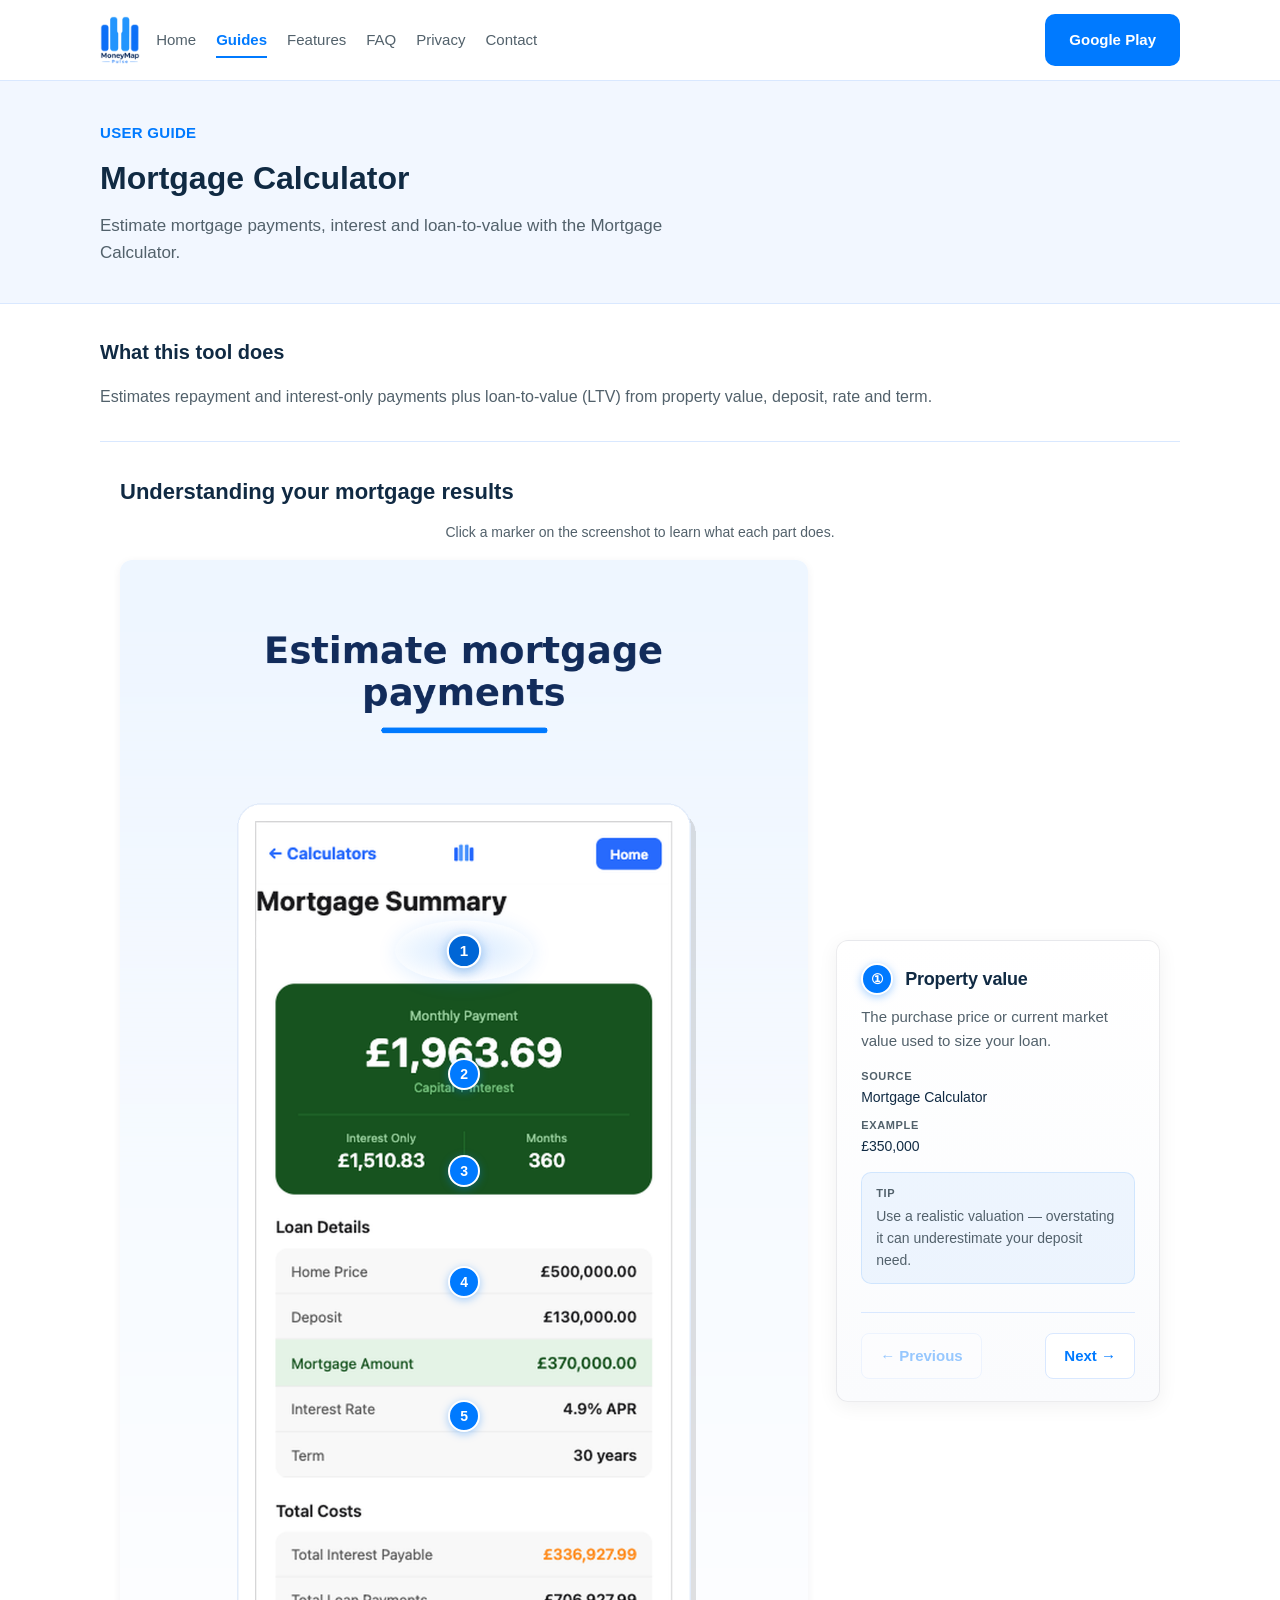
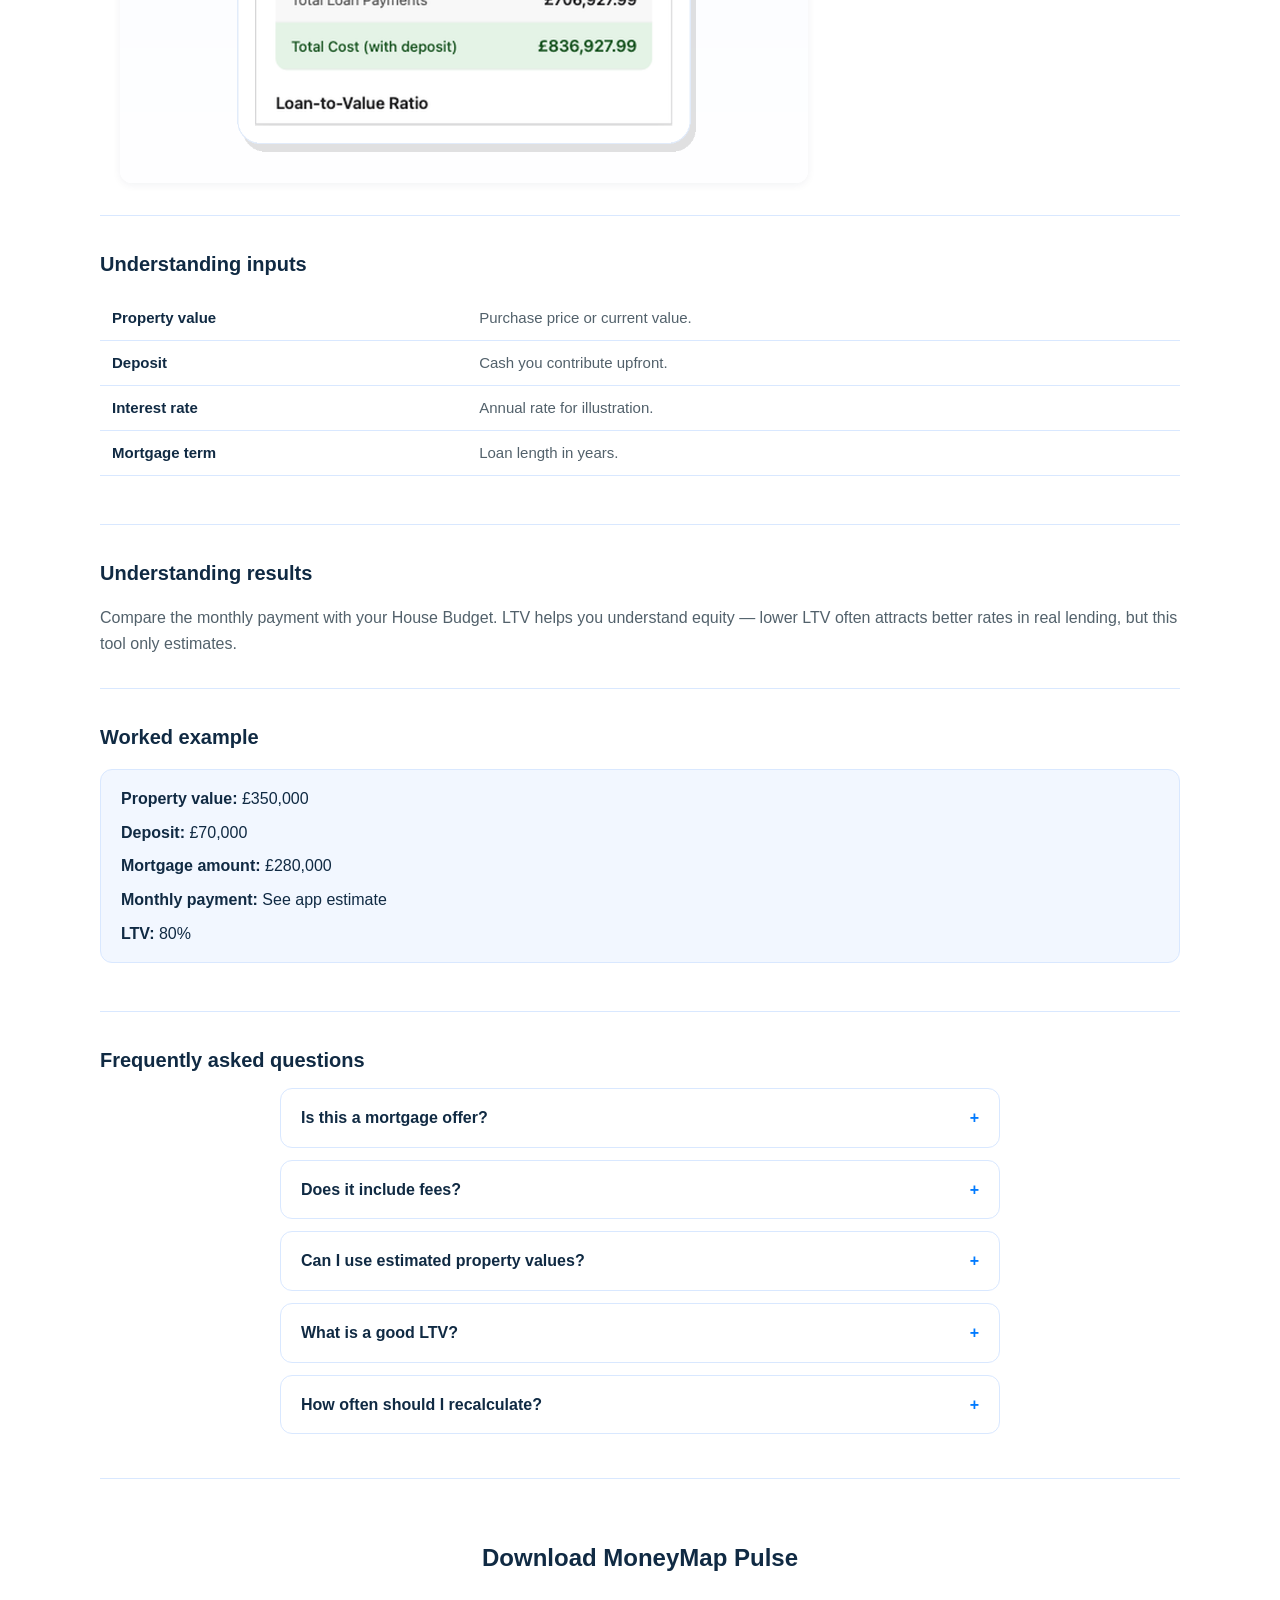
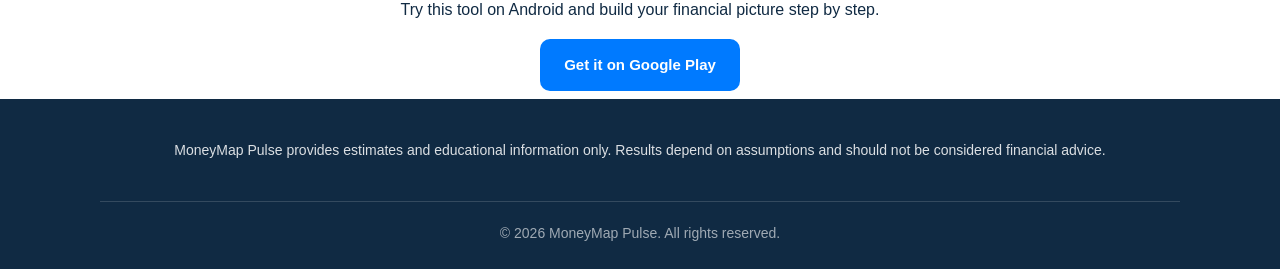
<file: mortgage-calculator/index.html>
<!DOCTYPE html>
<html lang="en">
<head>
  <meta charset="utf-8">
  <meta name="viewport" content="width=device-width, initial-scale=1">
  <title>Mortgage Calculator | MoneyMap Pulse Guide</title>
  <meta name="description" content="Estimate mortgage payments, interest and loan-to-value with the Mortgage Calculator.">
  <meta property="og:title" content="Mortgage Calculator | MoneyMap Pulse Guide">
  <meta property="og:description" content="Estimate mortgage payments, interest and loan-to-value with the Mortgage Calculator.">
  <meta property="og:type" content="website">
  <meta property="og:url" content="https://moneymappulse.co.uk/mortgage-calculator/">
  <link rel="canonical" href="https://moneymappulse.co.uk/mortgage-calculator/">
  <link rel="stylesheet" href="../css/styles.css">
  <link rel="icon" href="../assets/logo/moneymap-pulse-icon.png" type="image/png">
  <link rel="apple-touch-icon" href="../assets/logo/moneymap-pulse-icon.png">
</head>
<body class="guide-page">
  <div class="page-wrap">
    <a href="#main" class="skip-link">Skip to main content</a>
    <header class="site-header">
      <div class="container site-header__inner">
        <a href="../index.html" class="brand" aria-label="MoneyMap Pulse home">
          <img src="../assets/logo/moneymap-pulse-logo-transparent-trimmed.png" alt="MoneyMap Pulse" class="brand-logo" width="180" height="72">
        </a>
        <button type="button" class="nav-toggle" aria-expanded="false" aria-controls="site-navigation" aria-label="Open navigation menu">
          <span class="nav-toggle__icon nav-toggle__icon--open" aria-hidden="true">☰</span>
          <span class="nav-toggle__icon nav-toggle__icon--close" aria-hidden="true">✕</span>
        </button>
        <div class="site-header__menu" id="site-navigation">
          <nav class="nav" aria-label="Main navigation">
            <a href="../index.html">Home</a>
            <a href="../guides.html" aria-current="page">Guides</a>
            <a href="../features.html">Features</a>
            <a href="../faq.html">FAQ</a>
            <a href="../privacy.html">Privacy</a>
            <a href="../contact.html">Contact</a>
          </nav>
          <div class="header-cta">
            <a href="https://play.google.com/store/apps/details?id=com.jimilpatel.jpfinancelab" class="button button-primary" rel="noopener noreferrer">Google Play</a>
          </div>
        </div>
      </div>
    </header>
    <main id="main">
      <header class="page-header">
        <div class="container">
          <p class="hero-eyebrow" style="margin-bottom: 8px;">User guide</p>
          <h1>Mortgage Calculator</h1>
          <p class="lead">Estimate mortgage payments, interest and loan-to-value with the Mortgage Calculator.</p>
        </div>
      </header>
      <div class="container">
        <section class="guide-section">
          <h2>What this tool does</h2>
          <p>Estimates repayment and interest-only payments plus loan-to-value (LTV) from property value, deposit, rate and term.</p>
        </section>
        <section class="annotated-shot interactive-tour" aria-labelledby="visual-guide-title" tabindex="0">
        <div class="container interactive-tour__container">
          <h2 class="annotated-shot__title" id="visual-guide-title">Understanding your mortgage results</h2>
          <p class="interactive-tour__hint interactive-tour__hint--mobile">Tap a number to explore each part of the screen.</p>
          <p class="interactive-tour__hint interactive-tour__hint--desktop">Click a marker on the screenshot to learn what each part does.</p>
          <div class="interactive-tour__layout">
            <div class="interactive-tour__visual">
              <div class="annotated-shot__stage">
                <img class="annotated-shot__img" src="../assets/screenshots/MoneyMapPulse_Screenshot_Mortgage_1080x1920.png" alt="Mortgage Calculator in MoneyMap Pulse" width="1080" height="1920" loading="lazy">
                <div class="annotated-shot__spotlights" aria-hidden="true"><div class="annotated-shot__spotlight is-active" data-tour-spotlight="0" style="left:50%;top:32%;--spot-w:20.0%;--spot-h:5.0%;"></div><div class="annotated-shot__spotlight" data-tour-spotlight="1" style="left:50%;top:42%;--spot-w:20.0%;--spot-h:5.0%;"></div><div class="annotated-shot__spotlight" data-tour-spotlight="2" style="left:50%;top:50%;--spot-w:20.0%;--spot-h:5.0%;"></div><div class="annotated-shot__spotlight" data-tour-spotlight="3" style="left:50%;top:59%;--spot-w:40.0%;--spot-h:4.5%;"></div><div class="annotated-shot__spotlight" data-tour-spotlight="4" style="left:50%;top:70%;--spot-w:20.0%;--spot-h:5.0%;"></div></div>
                <button type="button" class="annotated-shot__marker annotated-shot__marker--overlay is-active" style="left:50%;top:32%;" data-tour-marker="0" aria-label="Property value" aria-pressed="true"><span class="annotated-shot__marker-inner">1</span></button><button type="button" class="annotated-shot__marker annotated-shot__marker--overlay" style="left:50%;top:42%;" data-tour-marker="1" aria-label="Deposit" aria-pressed="false"><span class="annotated-shot__marker-inner">2</span></button><button type="button" class="annotated-shot__marker annotated-shot__marker--overlay" style="left:50%;top:50%;" data-tour-marker="2" aria-label="Mortgage amount" aria-pressed="false"><span class="annotated-shot__marker-inner">3</span></button><button type="button" class="annotated-shot__marker annotated-shot__marker--overlay" style="left:50%;top:59%;" data-tour-marker="3" aria-label="Monthly payment" aria-pressed="false"><span class="annotated-shot__marker-inner">4</span></button><button type="button" class="annotated-shot__marker annotated-shot__marker--overlay" style="left:50%;top:70%;" data-tour-marker="4" aria-label="LTV ratio" aria-pressed="false"><span class="annotated-shot__marker-inner">5</span></button>
              </div>
            </div>
            <div class="interactive-tour__panel-column">
              <div class="interactive-tour__panel" role="region" aria-live="polite" aria-label="Annotation details" data-tour-swipe>
                <div class="interactive-tour__panel-inner" data-tour-panel>
                  <div class="interactive-tour__panel-header">
                <span class="interactive-tour__panel-badge" aria-hidden="true">①</span>
                <h3 class="interactive-tour__panel-title">Property value</h3>
              </div>
              <p class="interactive-tour__panel-desc">The purchase price or current market value used to size your loan.</p>
              <div class="interactive-tour__panel-details">
              <p class="interactive-tour__meta interactive-tour__meta--source">
                <span class="interactive-tour__meta-label">Source</span>
                <span class="interactive-tour__meta-value">Mortgage Calculator</span>
              </p>
              <p class="interactive-tour__meta interactive-tour__meta--example">
                <span class="interactive-tour__meta-label">Example</span>
                <span class="interactive-tour__meta-value">£350,000</span>
              </p>
              </div>
              <div class="interactive-tour__tip">
                <span class="interactive-tour__meta-label">Tip</span>
                <p class="interactive-tour__tip-text">Use a realistic valuation — overstating it can underestimate your deposit need.</p>
              </div>
                </div>
                <div class="interactive-tour__nav" data-tour-nav aria-label="Tour navigation">
                  <button type="button" class="interactive-tour__nav-btn" data-tour-prev disabled aria-label="Previous step">← Previous</button>
                  <button type="button" class="interactive-tour__nav-btn" data-tour-next aria-label="Next step">Next →</button>
                </div>
                <p class="interactive-tour__swipe-hint" aria-hidden="true">Swipe left or right to change step</p>
              </div>
            </div>
            <div class="interactive-tour__marker-rail" role="toolbar" aria-label="Screenshot tour steps">
              <button type="button" class="interactive-tour__rail-btn is-active" data-tour-marker="0" aria-label="Property value" aria-pressed="true"><span class="interactive-tour__rail-num">1</span></button><button type="button" class="interactive-tour__rail-btn" data-tour-marker="1" aria-label="Deposit" aria-pressed="false"><span class="interactive-tour__rail-num">2</span></button><button type="button" class="interactive-tour__rail-btn" data-tour-marker="2" aria-label="Mortgage amount" aria-pressed="false"><span class="interactive-tour__rail-num">3</span></button><button type="button" class="interactive-tour__rail-btn" data-tour-marker="3" aria-label="Monthly payment" aria-pressed="false"><span class="interactive-tour__rail-num">4</span></button><button type="button" class="interactive-tour__rail-btn" data-tour-marker="4" aria-label="LTV ratio" aria-pressed="false"><span class="interactive-tour__rail-num">5</span></button>
            </div>
          </div>
          <script type="application/json" class="interactive-tour__data">[{"id": 1, "title": "Property value", "description": "The purchase price or current market value used to size your loan.", "source": "Mortgage Calculator", "example": "\u00a3350,000", "tip": "Use a realistic valuation \u2014 overstating it can underestimate your deposit need.", "x": 50, "y": 32}, {"id": 2, "title": "Deposit", "description": "Cash you contribute upfront; it reduces the amount you need to borrow.", "source": "Mortgage Calculator", "example": "\u00a370,000", "tip": "A larger deposit often improves loan-to-value and illustrative rate scenarios.", "x": 50, "y": 42}, {"id": 3, "title": "Mortgage amount", "description": "Property value minus deposit \u2014 the principal you would repay over the term.", "source": "Mortgage Calculator", "example": "\u00a3280,000", "tip": "Compare this with your Net Worth liabilities for a full debt picture.", "x": 50, "y": 50}, {"id": 4, "title": "Monthly payment", "description": "Illustrative repayment based on rate, term and amount borrowed.", "source": "Mortgage Calculator", "example": "See app estimate", "tip": "Check the payment fits your House Budget before treating it as affordable.", "x": 50, "y": 59}, {"id": 5, "title": "LTV ratio", "description": "Loan as a percentage of property value \u2014 a common shorthand for equity and risk.", "source": "Mortgage Calculator", "example": "80% LTV", "tip": "Below 80% LTV is a common planning benchmark; real products vary.", "x": 50, "y": 70}]</script>
        </div>
      </section>
        
        <section class="guide-section">
          <h2>Understanding inputs</h2>
          <table class="field-table"><tr><th>Property value</th><td>Purchase price or current value.</td></tr><tr><th>Deposit</th><td>Cash you contribute upfront.</td></tr><tr><th>Interest rate</th><td>Annual rate for illustration.</td></tr><tr><th>Mortgage term</th><td>Loan length in years.</td></tr></table>
        </section>
        <section class="guide-section">
          <h2>Understanding results</h2>
          <p>Compare the monthly payment with your House Budget. LTV helps you understand equity — lower LTV often attracts better rates in real lending, but this tool only estimates.</p>
        </section>
        <section class="guide-section">
          <h2>Worked example</h2>
          <div class="example-box"><p><strong>Property value:</strong> £350,000</p><p><strong>Deposit:</strong> £70,000</p><p><strong>Mortgage amount:</strong> £280,000</p><p><strong>Monthly payment:</strong> See app estimate</p><p><strong>LTV:</strong> 80%</p></div>
        </section>
        <section class="guide-section">
          <h2>Frequently asked questions</h2>
          <div class="faq-list">
<details class="faq-item">
              <summary>Is this a mortgage offer?</summary>
              <div class="faq-answer"><p>No. Figures are for planning only, not lending advice.</p></div>
            </details>
<details class="faq-item">
              <summary>Does it include fees?</summary>
              <div class="faq-answer"><p>Add stamp duty, legal fees and insurance separately.</p></div>
            </details>
<details class="faq-item">
              <summary>Can I use estimated property values?</summary>
              <div class="faq-answer"><p>Yes for early planning.</p></div>
            </details>
<details class="faq-item">
              <summary>What is a good LTV?</summary>
              <div class="faq-answer"><p>Below 80% is common for better rates, but products vary.</p></div>
            </details>
<details class="faq-item">
              <summary>How often should I recalculate?</summary>
              <div class="faq-answer"><p>When rates, property value or deposit plans change.</p></div>
            </details>
</div>
        </section>
        <section class="guide-cta-block" aria-labelledby="download-cta">
          <h2 id="download-cta">Download MoneyMap Pulse</h2>
          <p>Try this tool on Android and build your financial picture step by step.</p>
          <a href="https://play.google.com/store/apps/details?id=com.jimilpatel.jpfinancelab" class="button button-primary" rel="noopener noreferrer">Get it on Google Play</a>
        </section>
      </div>
    </main>
    <footer class="site-footer">
      <div class="container">
        <div class="footer-grid"><div><p>MoneyMap Pulse provides estimates and educational information only. Results depend on assumptions and should not be considered financial advice.</p></div></div>
        <div class="footer-bottom">
          <p>&copy; <span id="current-year">2026</span> MoneyMap Pulse. All rights reserved.</p>
        </div>
      </div>
    </footer>
  </div>
  <script src="../js/main.js"></script>
  <script src="../js/interactive-annotated-screenshot.js"></script>
</body>
</html>
</file>
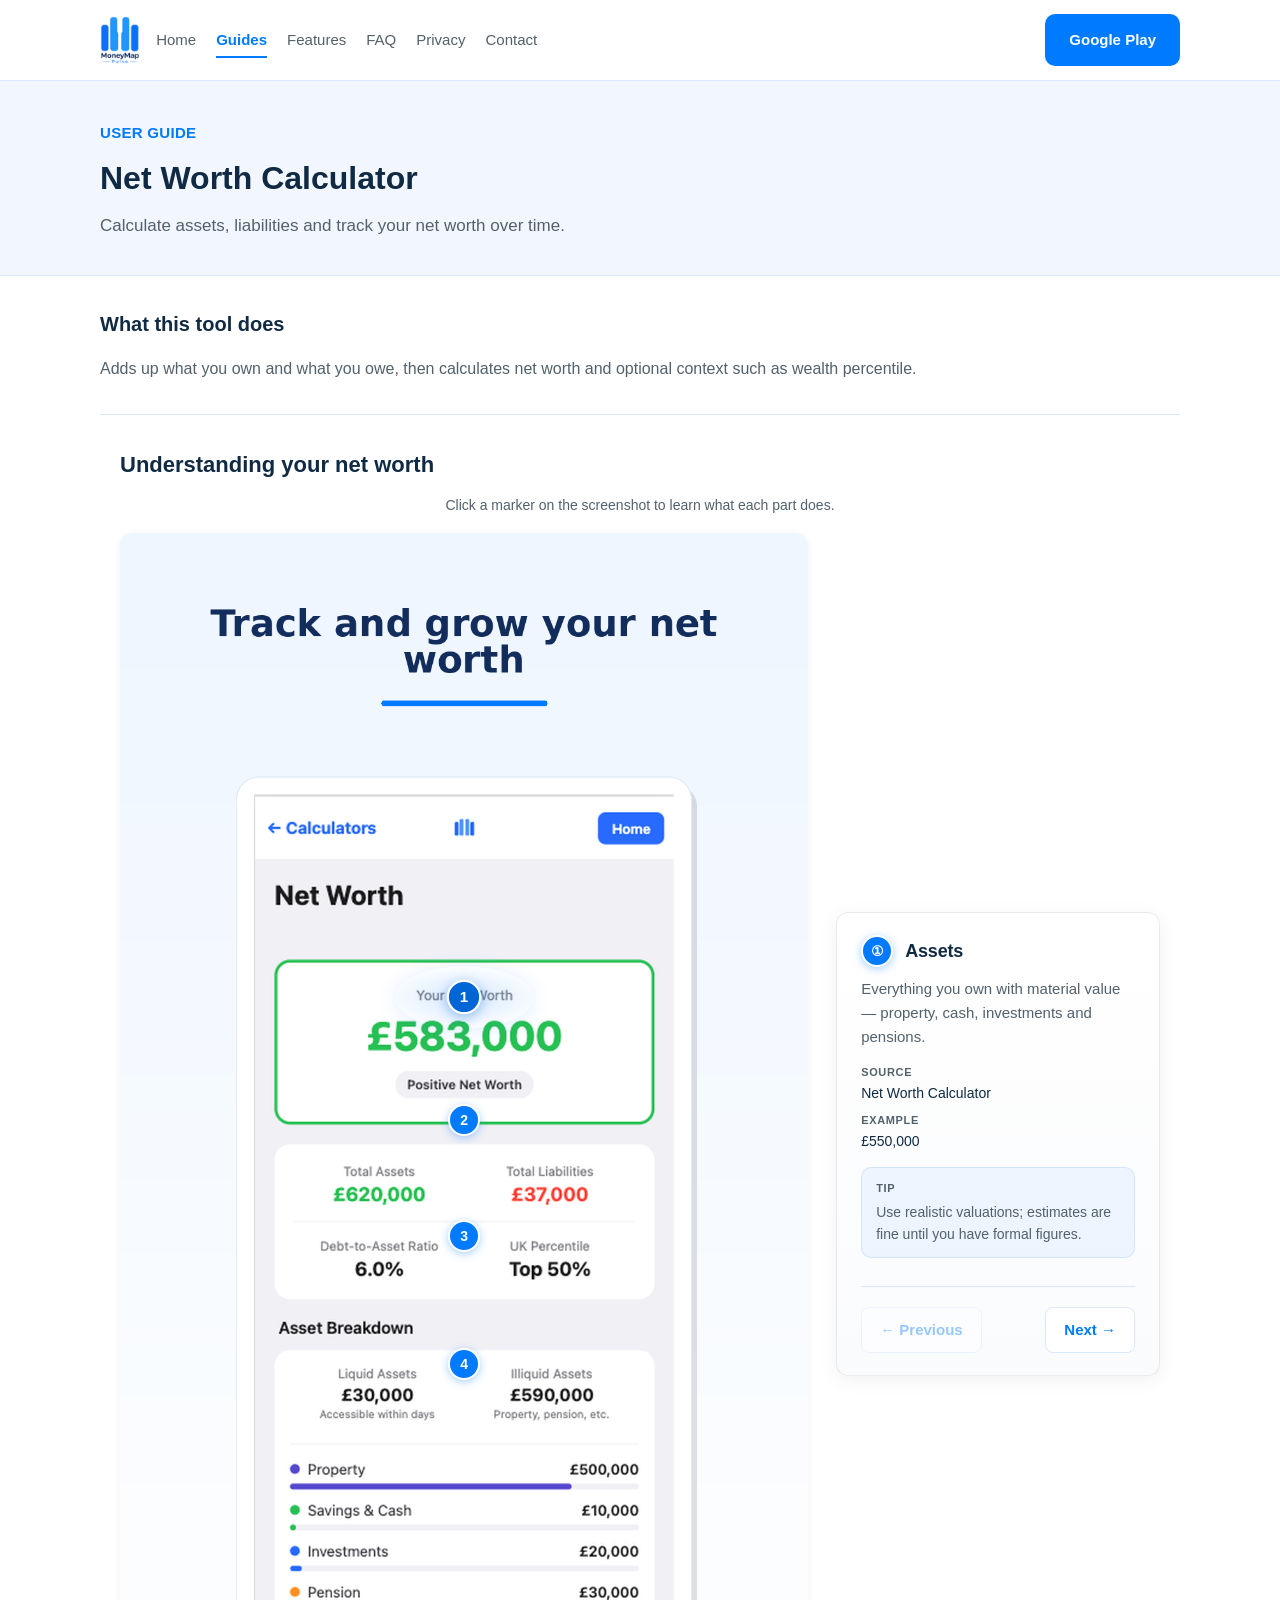
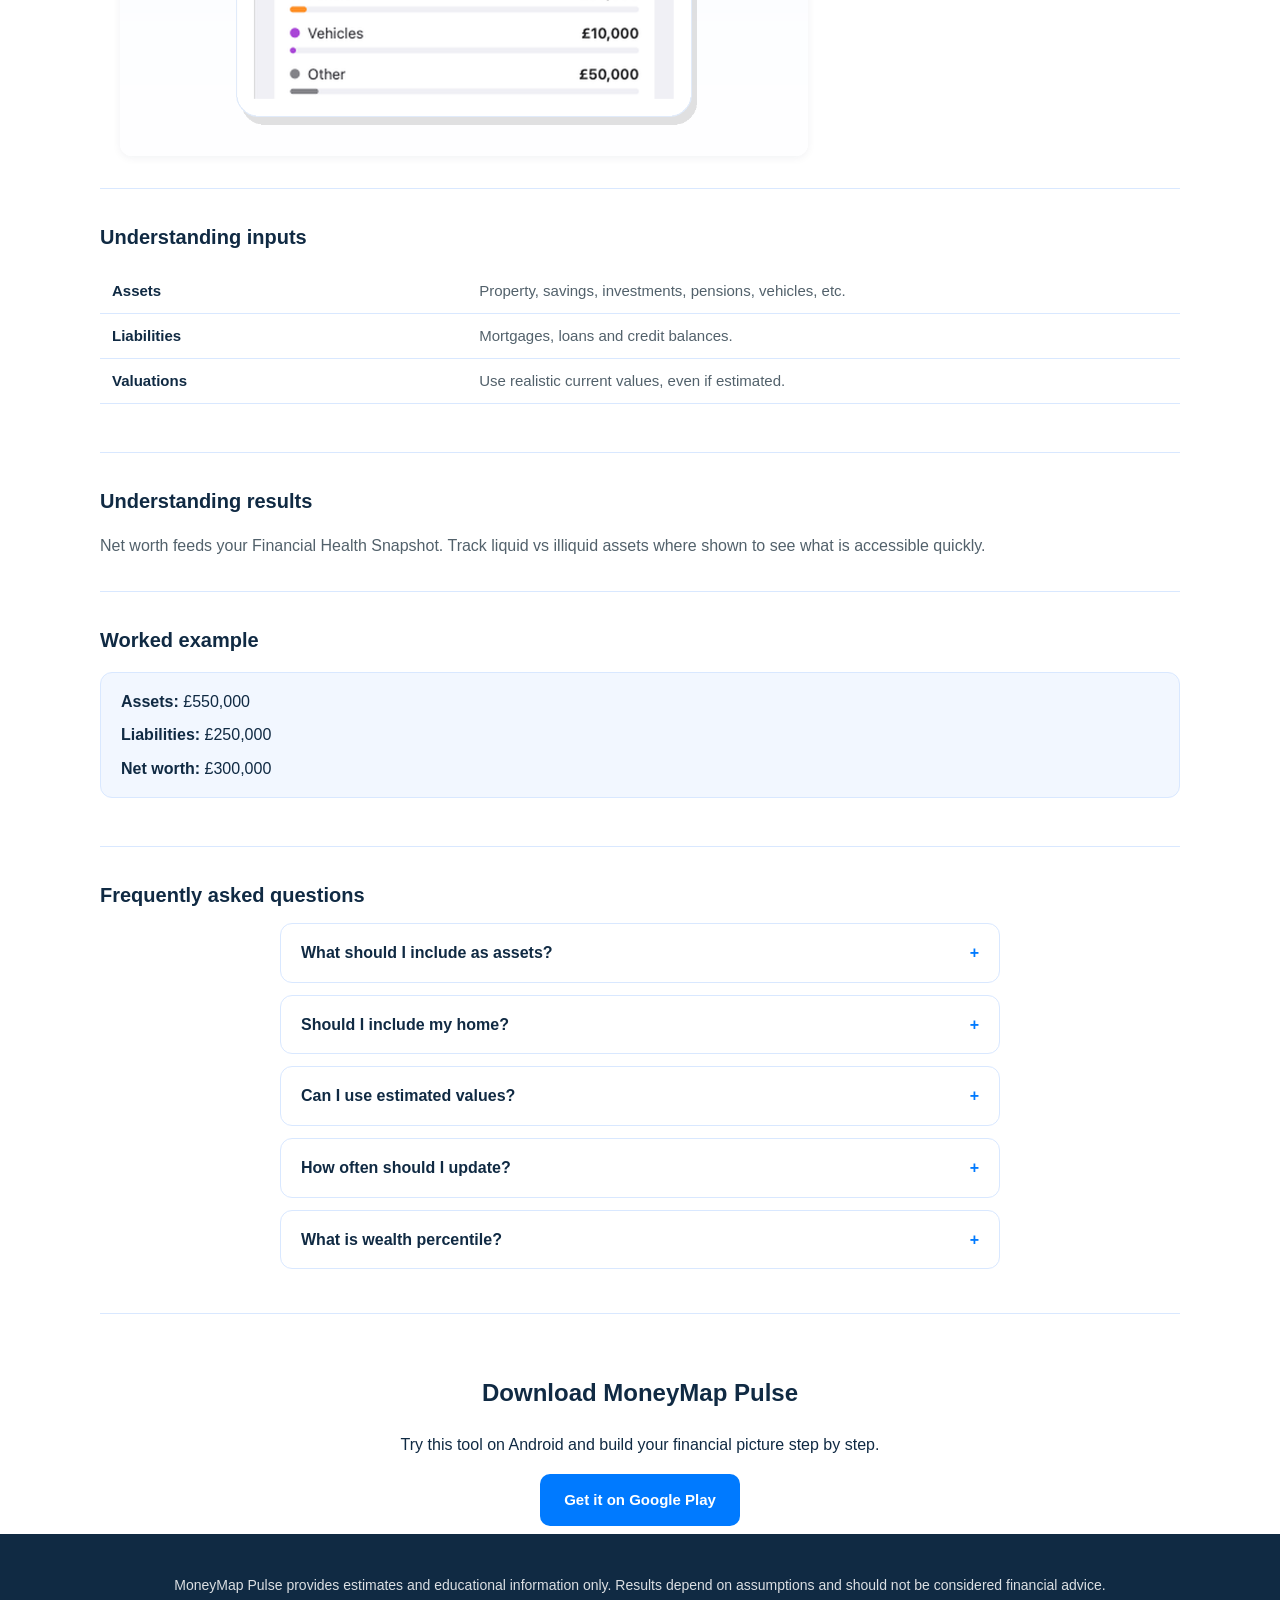
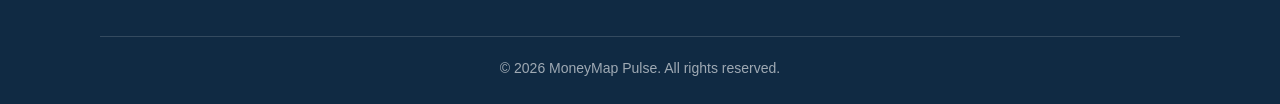
<file: net-worth-calculator/index.html>
<!DOCTYPE html>
<html lang="en">
<head>
  <meta charset="utf-8">
  <meta name="viewport" content="width=device-width, initial-scale=1">
  <title>Net Worth Calculator | MoneyMap Pulse Guide</title>
  <meta name="description" content="Calculate assets, liabilities and track your net worth over time.">
  <meta property="og:title" content="Net Worth Calculator | MoneyMap Pulse Guide">
  <meta property="og:description" content="Calculate assets, liabilities and track your net worth over time.">
  <meta property="og:type" content="website">
  <meta property="og:url" content="https://moneymappulse.co.uk/net-worth-calculator/">
  <link rel="canonical" href="https://moneymappulse.co.uk/net-worth-calculator/">
  <link rel="stylesheet" href="../css/styles.css">
  <link rel="icon" href="../assets/logo/moneymap-pulse-icon.png" type="image/png">
  <link rel="apple-touch-icon" href="../assets/logo/moneymap-pulse-icon.png">
</head>
<body class="guide-page">
  <div class="page-wrap">
    <a href="#main" class="skip-link">Skip to main content</a>
    <header class="site-header">
      <div class="container site-header__inner">
        <a href="../index.html" class="brand" aria-label="MoneyMap Pulse home">
          <img src="../assets/logo/moneymap-pulse-logo-transparent-trimmed.png" alt="MoneyMap Pulse" class="brand-logo" width="180" height="72">
        </a>
        <button type="button" class="nav-toggle" aria-expanded="false" aria-controls="site-navigation" aria-label="Open navigation menu">
          <span class="nav-toggle__icon nav-toggle__icon--open" aria-hidden="true">☰</span>
          <span class="nav-toggle__icon nav-toggle__icon--close" aria-hidden="true">✕</span>
        </button>
        <div class="site-header__menu" id="site-navigation">
          <nav class="nav" aria-label="Main navigation">
            <a href="../index.html">Home</a>
            <a href="../guides.html" aria-current="page">Guides</a>
            <a href="../features.html">Features</a>
            <a href="../faq.html">FAQ</a>
            <a href="../privacy.html">Privacy</a>
            <a href="../contact.html">Contact</a>
          </nav>
          <div class="header-cta">
            <a href="https://play.google.com/store/apps/details?id=com.jimilpatel.jpfinancelab" class="button button-primary" rel="noopener noreferrer">Google Play</a>
          </div>
        </div>
      </div>
    </header>
    <main id="main">
      <header class="page-header">
        <div class="container">
          <p class="hero-eyebrow" style="margin-bottom: 8px;">User guide</p>
          <h1>Net Worth Calculator</h1>
          <p class="lead">Calculate assets, liabilities and track your net worth over time.</p>
        </div>
      </header>
      <div class="container">
        <section class="guide-section">
          <h2>What this tool does</h2>
          <p>Adds up what you own and what you owe, then calculates net worth and optional context such as wealth percentile.</p>
        </section>
        <section class="annotated-shot interactive-tour" aria-labelledby="visual-guide-title" tabindex="0">
        <div class="container interactive-tour__container">
          <h2 class="annotated-shot__title" id="visual-guide-title">Understanding your net worth</h2>
          <p class="interactive-tour__hint interactive-tour__hint--mobile">Tap a number to explore each part of the screen.</p>
          <p class="interactive-tour__hint interactive-tour__hint--desktop">Click a marker on the screenshot to learn what each part does.</p>
          <div class="interactive-tour__layout">
            <div class="interactive-tour__visual">
              <div class="annotated-shot__stage">
                <img class="annotated-shot__img" src="../assets/screenshots/MoneyMapPulse_Screenshot_NetWorth_1080x1920.png" alt="Net Worth Calculator in MoneyMap Pulse" width="1080" height="1920" loading="lazy">
                <div class="annotated-shot__spotlights" aria-hidden="true"><div class="annotated-shot__spotlight is-active" data-tour-spotlight="0" style="left:50%;top:38%;--spot-w:20.0%;--spot-h:5.0%;"></div><div class="annotated-shot__spotlight" data-tour-spotlight="1" style="left:50%;top:48%;--spot-w:20.0%;--spot-h:5.0%;"></div><div class="annotated-shot__spotlight" data-tour-spotlight="2" style="left:50%;top:57.5%;--spot-w:38.0%;--spot-h:4.5%;"></div><div class="annotated-shot__spotlight" data-tour-spotlight="3" style="left:50%;top:68%;--spot-w:20.0%;--spot-h:5.0%;"></div></div>
                <button type="button" class="annotated-shot__marker annotated-shot__marker--overlay is-active" style="left:50%;top:38%;" data-tour-marker="0" aria-label="Assets" aria-pressed="true"><span class="annotated-shot__marker-inner">1</span></button><button type="button" class="annotated-shot__marker annotated-shot__marker--overlay" style="left:50%;top:48%;" data-tour-marker="1" aria-label="Liabilities" aria-pressed="false"><span class="annotated-shot__marker-inner">2</span></button><button type="button" class="annotated-shot__marker annotated-shot__marker--overlay" style="left:50%;top:57.5%;" data-tour-marker="2" aria-label="Net worth" aria-pressed="false"><span class="annotated-shot__marker-inner">3</span></button><button type="button" class="annotated-shot__marker annotated-shot__marker--overlay" style="left:50%;top:68%;" data-tour-marker="3" aria-label="Wealth percentile" aria-pressed="false"><span class="annotated-shot__marker-inner">4</span></button>
              </div>
            </div>
            <div class="interactive-tour__panel-column">
              <div class="interactive-tour__panel" role="region" aria-live="polite" aria-label="Annotation details" data-tour-swipe>
                <div class="interactive-tour__panel-inner" data-tour-panel>
                  <div class="interactive-tour__panel-header">
                <span class="interactive-tour__panel-badge" aria-hidden="true">①</span>
                <h3 class="interactive-tour__panel-title">Assets</h3>
              </div>
              <p class="interactive-tour__panel-desc">Everything you own with material value — property, cash, investments and pensions.</p>
              <div class="interactive-tour__panel-details">
              <p class="interactive-tour__meta interactive-tour__meta--source">
                <span class="interactive-tour__meta-label">Source</span>
                <span class="interactive-tour__meta-value">Net Worth Calculator</span>
              </p>
              <p class="interactive-tour__meta interactive-tour__meta--example">
                <span class="interactive-tour__meta-label">Example</span>
                <span class="interactive-tour__meta-value">£550,000</span>
              </p>
              </div>
              <div class="interactive-tour__tip">
                <span class="interactive-tour__meta-label">Tip</span>
                <p class="interactive-tour__tip-text">Use realistic valuations; estimates are fine until you have formal figures.</p>
              </div>
                </div>
                <div class="interactive-tour__nav" data-tour-nav aria-label="Tour navigation">
                  <button type="button" class="interactive-tour__nav-btn" data-tour-prev disabled aria-label="Previous step">← Previous</button>
                  <button type="button" class="interactive-tour__nav-btn" data-tour-next aria-label="Next step">Next →</button>
                </div>
                <p class="interactive-tour__swipe-hint" aria-hidden="true">Swipe left or right to change step</p>
              </div>
            </div>
            <div class="interactive-tour__marker-rail" role="toolbar" aria-label="Screenshot tour steps">
              <button type="button" class="interactive-tour__rail-btn is-active" data-tour-marker="0" aria-label="Assets" aria-pressed="true"><span class="interactive-tour__rail-num">1</span></button><button type="button" class="interactive-tour__rail-btn" data-tour-marker="1" aria-label="Liabilities" aria-pressed="false"><span class="interactive-tour__rail-num">2</span></button><button type="button" class="interactive-tour__rail-btn" data-tour-marker="2" aria-label="Net worth" aria-pressed="false"><span class="interactive-tour__rail-num">3</span></button><button type="button" class="interactive-tour__rail-btn" data-tour-marker="3" aria-label="Wealth percentile" aria-pressed="false"><span class="interactive-tour__rail-num">4</span></button>
            </div>
          </div>
          <script type="application/json" class="interactive-tour__data">[{"id": 1, "title": "Assets", "description": "Everything you own with material value \u2014 property, cash, investments and pensions.", "source": "Net Worth Calculator", "example": "\u00a3550,000", "tip": "Use realistic valuations; estimates are fine until you have formal figures.", "x": 50, "y": 38}, {"id": 2, "title": "Liabilities", "description": "Debts you owe, including mortgages, loans and credit balances.", "source": "Net Worth Calculator", "example": "\u00a3250,000", "tip": "Include all major debts so net worth is not overstated.", "x": 50, "y": 48}, {"id": 3, "title": "Net worth", "description": "Assets minus liabilities \u2014 your headline wealth number at a point in time.", "source": "Net Worth Calculator", "example": "\u00a3300,000", "tip": "This value powers the Net worth tile on your Financial Health Snapshot.", "x": 50, "y": 57.5}, {"id": 4, "title": "Wealth percentile", "description": "Illustrative context for how your net worth compares to UK households \u2014 not a goal to chase.", "source": "Net Worth Calculator", "example": "Context band", "tip": "Focus on your own trend over time rather than the percentile alone.", "x": 50, "y": 68}]</script>
        </div>
      </section>
        
        <section class="guide-section">
          <h2>Understanding inputs</h2>
          <table class="field-table"><tr><th>Assets</th><td>Property, savings, investments, pensions, vehicles, etc.</td></tr><tr><th>Liabilities</th><td>Mortgages, loans and credit balances.</td></tr><tr><th>Valuations</th><td>Use realistic current values, even if estimated.</td></tr></table>
        </section>
        <section class="guide-section">
          <h2>Understanding results</h2>
          <p>Net worth feeds your Financial Health Snapshot. Track liquid vs illiquid assets where shown to see what is accessible quickly.</p>
        </section>
        <section class="guide-section">
          <h2>Worked example</h2>
          <div class="example-box"><p><strong>Assets:</strong> £550,000</p><p><strong>Liabilities:</strong> £250,000</p><p><strong>Net worth:</strong> £300,000</p></div>
        </section>
        <section class="guide-section">
          <h2>Frequently asked questions</h2>
          <div class="faq-list">
<details class="faq-item">
              <summary>What should I include as assets?</summary>
              <div class="faq-answer"><p>Include major items: home equity, savings, investments and pensions. Skip small household goods unless material.</p></div>
            </details>
<details class="faq-item">
              <summary>Should I include my home?</summary>
              <div class="faq-answer"><p>Include it for a full picture, or track a version without property if you prefer.</p></div>
            </details>
<details class="faq-item">
              <summary>Can I use estimated values?</summary>
              <div class="faq-answer"><p>Yes. Update when you have formal valuations.</p></div>
            </details>
<details class="faq-item">
              <summary>How often should I update?</summary>
              <div class="faq-answer"><p>Every few months or after buying property, paying off debt or large investments.</p></div>
            </details>
<details class="faq-item">
              <summary>What is wealth percentile?</summary>
              <div class="faq-answer"><p>A rough comparison for context — not a ranking you need to optimise.</p></div>
            </details>
</div>
        </section>
        <section class="guide-cta-block" aria-labelledby="download-cta">
          <h2 id="download-cta">Download MoneyMap Pulse</h2>
          <p>Try this tool on Android and build your financial picture step by step.</p>
          <a href="https://play.google.com/store/apps/details?id=com.jimilpatel.jpfinancelab" class="button button-primary" rel="noopener noreferrer">Get it on Google Play</a>
        </section>
      </div>
    </main>
    <footer class="site-footer">
      <div class="container">
        <div class="footer-grid"><div><p>MoneyMap Pulse provides estimates and educational information only. Results depend on assumptions and should not be considered financial advice.</p></div></div>
        <div class="footer-bottom">
          <p>&copy; <span id="current-year">2026</span> MoneyMap Pulse. All rights reserved.</p>
        </div>
      </div>
    </footer>
  </div>
  <script src="../js/main.js"></script>
  <script src="../js/interactive-annotated-screenshot.js"></script>
</body>
</html>
</file>
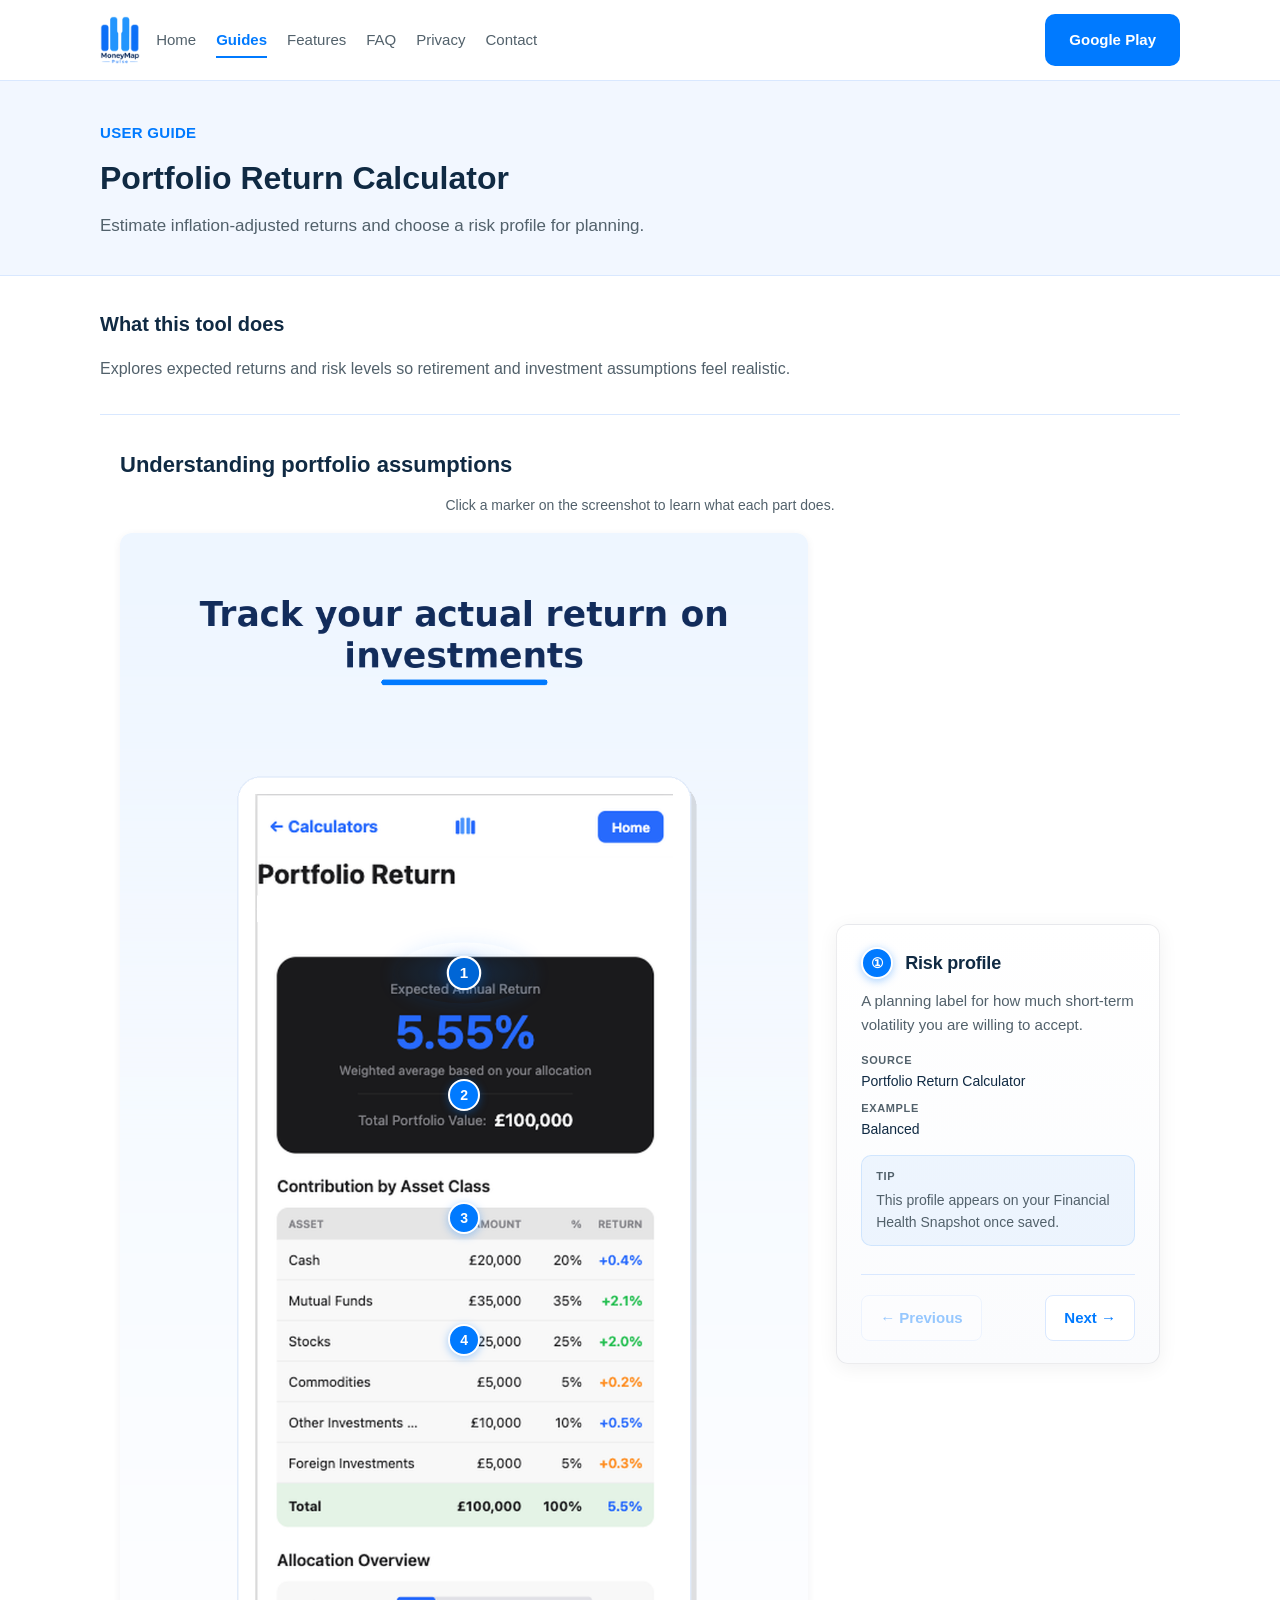
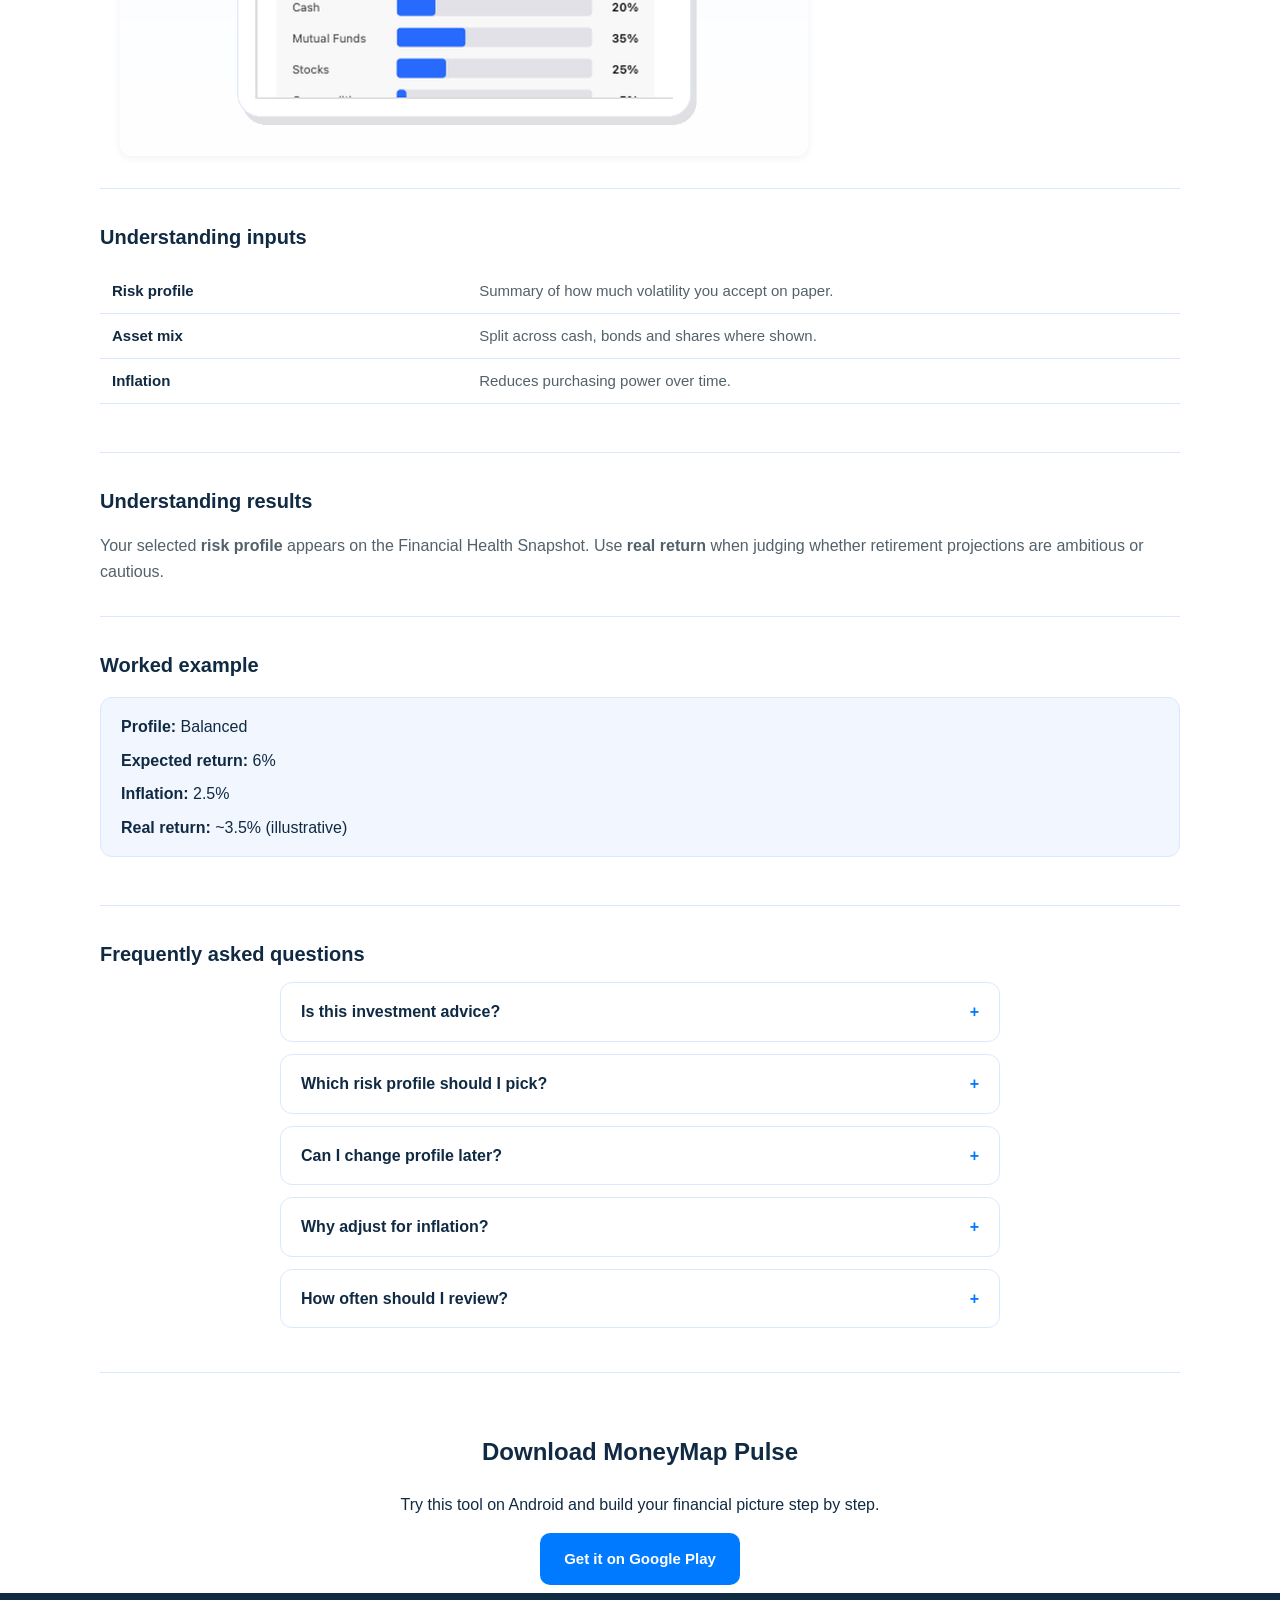
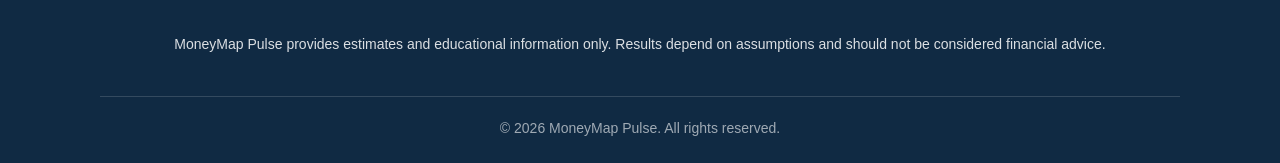
<file: portfolio-return-calculator/index.html>
<!DOCTYPE html>
<html lang="en">
<head>
  <meta charset="utf-8">
  <meta name="viewport" content="width=device-width, initial-scale=1">
  <title>Portfolio Return Calculator | MoneyMap Pulse Guide</title>
  <meta name="description" content="Estimate inflation-adjusted returns and choose a risk profile for planning.">
  <meta property="og:title" content="Portfolio Return Calculator | MoneyMap Pulse Guide">
  <meta property="og:description" content="Estimate inflation-adjusted returns and choose a risk profile for planning.">
  <meta property="og:type" content="website">
  <meta property="og:url" content="https://moneymappulse.co.uk/portfolio-return-calculator/">
  <link rel="canonical" href="https://moneymappulse.co.uk/portfolio-return-calculator/">
  <link rel="stylesheet" href="../css/styles.css">
  <link rel="icon" href="../assets/logo/moneymap-pulse-icon.png" type="image/png">
  <link rel="apple-touch-icon" href="../assets/logo/moneymap-pulse-icon.png">
</head>
<body class="guide-page">
  <div class="page-wrap">
    <a href="#main" class="skip-link">Skip to main content</a>
    <header class="site-header">
      <div class="container site-header__inner">
        <a href="../index.html" class="brand" aria-label="MoneyMap Pulse home">
          <img src="../assets/logo/moneymap-pulse-logo-transparent-trimmed.png" alt="MoneyMap Pulse" class="brand-logo" width="180" height="72">
        </a>
        <button type="button" class="nav-toggle" aria-expanded="false" aria-controls="site-navigation" aria-label="Open navigation menu">
          <span class="nav-toggle__icon nav-toggle__icon--open" aria-hidden="true">☰</span>
          <span class="nav-toggle__icon nav-toggle__icon--close" aria-hidden="true">✕</span>
        </button>
        <div class="site-header__menu" id="site-navigation">
          <nav class="nav" aria-label="Main navigation">
            <a href="../index.html">Home</a>
            <a href="../guides.html" aria-current="page">Guides</a>
            <a href="../features.html">Features</a>
            <a href="../faq.html">FAQ</a>
            <a href="../privacy.html">Privacy</a>
            <a href="../contact.html">Contact</a>
          </nav>
          <div class="header-cta">
            <a href="https://play.google.com/store/apps/details?id=com.jimilpatel.jpfinancelab" class="button button-primary" rel="noopener noreferrer">Google Play</a>
          </div>
        </div>
      </div>
    </header>
    <main id="main">
      <header class="page-header">
        <div class="container">
          <p class="hero-eyebrow" style="margin-bottom: 8px;">User guide</p>
          <h1>Portfolio Return Calculator</h1>
          <p class="lead">Estimate inflation-adjusted returns and choose a risk profile for planning.</p>
        </div>
      </header>
      <div class="container">
        <section class="guide-section">
          <h2>What this tool does</h2>
          <p>Explores expected returns and risk levels so retirement and investment assumptions feel realistic.</p>
        </section>
        <section class="annotated-shot interactive-tour" aria-labelledby="visual-guide-title" tabindex="0">
        <div class="container interactive-tour__container">
          <h2 class="annotated-shot__title" id="visual-guide-title">Understanding portfolio assumptions</h2>
          <p class="interactive-tour__hint interactive-tour__hint--mobile">Tap a number to explore each part of the screen.</p>
          <p class="interactive-tour__hint interactive-tour__hint--desktop">Click a marker on the screenshot to learn what each part does.</p>
          <div class="interactive-tour__layout">
            <div class="interactive-tour__visual">
              <div class="annotated-shot__stage">
                <img class="annotated-shot__img" src="../assets/screenshots/MoneyMapPulse_Screenshot_PortfolioReturn_1080x1920.png" alt="Portfolio Return Calculator in MoneyMap Pulse" width="1080" height="1920" loading="lazy">
                <div class="annotated-shot__spotlights" aria-hidden="true"><div class="annotated-shot__spotlight is-active" data-tour-spotlight="0" style="left:50%;top:36%;--spot-w:20.0%;--spot-h:5.0%;"></div><div class="annotated-shot__spotlight" data-tour-spotlight="1" style="left:50%;top:46%;--spot-w:20.0%;--spot-h:5.0%;"></div><div class="annotated-shot__spotlight" data-tour-spotlight="2" style="left:50%;top:56%;--spot-w:20.0%;--spot-h:5.0%;"></div><div class="annotated-shot__spotlight" data-tour-spotlight="3" style="left:50%;top:66%;--spot-w:20.0%;--spot-h:5.0%;"></div></div>
                <button type="button" class="annotated-shot__marker annotated-shot__marker--overlay is-active" style="left:50%;top:36%;" data-tour-marker="0" aria-label="Risk profile" aria-pressed="true"><span class="annotated-shot__marker-inner">1</span></button><button type="button" class="annotated-shot__marker annotated-shot__marker--overlay" style="left:50%;top:46%;" data-tour-marker="1" aria-label="Expected return" aria-pressed="false"><span class="annotated-shot__marker-inner">2</span></button><button type="button" class="annotated-shot__marker annotated-shot__marker--overlay" style="left:50%;top:56%;" data-tour-marker="2" aria-label="Inflation" aria-pressed="false"><span class="annotated-shot__marker-inner">3</span></button><button type="button" class="annotated-shot__marker annotated-shot__marker--overlay" style="left:50%;top:66%;" data-tour-marker="3" aria-label="Real return" aria-pressed="false"><span class="annotated-shot__marker-inner">4</span></button>
              </div>
            </div>
            <div class="interactive-tour__panel-column">
              <div class="interactive-tour__panel" role="region" aria-live="polite" aria-label="Annotation details" data-tour-swipe>
                <div class="interactive-tour__panel-inner" data-tour-panel>
                  <div class="interactive-tour__panel-header">
                <span class="interactive-tour__panel-badge" aria-hidden="true">①</span>
                <h3 class="interactive-tour__panel-title">Risk profile</h3>
              </div>
              <p class="interactive-tour__panel-desc">A planning label for how much short-term volatility you are willing to accept.</p>
              <div class="interactive-tour__panel-details">
              <p class="interactive-tour__meta interactive-tour__meta--source">
                <span class="interactive-tour__meta-label">Source</span>
                <span class="interactive-tour__meta-value">Portfolio Return Calculator</span>
              </p>
              <p class="interactive-tour__meta interactive-tour__meta--example">
                <span class="interactive-tour__meta-label">Example</span>
                <span class="interactive-tour__meta-value">Balanced</span>
              </p>
              </div>
              <div class="interactive-tour__tip">
                <span class="interactive-tour__meta-label">Tip</span>
                <p class="interactive-tour__tip-text">This profile appears on your Financial Health Snapshot once saved.</p>
              </div>
                </div>
                <div class="interactive-tour__nav" data-tour-nav aria-label="Tour navigation">
                  <button type="button" class="interactive-tour__nav-btn" data-tour-prev disabled aria-label="Previous step">← Previous</button>
                  <button type="button" class="interactive-tour__nav-btn" data-tour-next aria-label="Next step">Next →</button>
                </div>
                <p class="interactive-tour__swipe-hint" aria-hidden="true">Swipe left or right to change step</p>
              </div>
            </div>
            <div class="interactive-tour__marker-rail" role="toolbar" aria-label="Screenshot tour steps">
              <button type="button" class="interactive-tour__rail-btn is-active" data-tour-marker="0" aria-label="Risk profile" aria-pressed="true"><span class="interactive-tour__rail-num">1</span></button><button type="button" class="interactive-tour__rail-btn" data-tour-marker="1" aria-label="Expected return" aria-pressed="false"><span class="interactive-tour__rail-num">2</span></button><button type="button" class="interactive-tour__rail-btn" data-tour-marker="2" aria-label="Inflation" aria-pressed="false"><span class="interactive-tour__rail-num">3</span></button><button type="button" class="interactive-tour__rail-btn" data-tour-marker="3" aria-label="Real return" aria-pressed="false"><span class="interactive-tour__rail-num">4</span></button>
            </div>
          </div>
          <script type="application/json" class="interactive-tour__data">[{"id": 1, "title": "Risk profile", "description": "A planning label for how much short-term volatility you are willing to accept.", "source": "Portfolio Return Calculator", "example": "Balanced", "tip": "This profile appears on your Financial Health Snapshot once saved.", "x": 50, "y": 36}, {"id": 2, "title": "Expected return", "description": "Illustrative annual growth before inflation \u2014 tied to your chosen profile.", "source": "Portfolio Return Calculator", "example": "6% per year", "tip": "Use conservative figures when testing retirement shortfalls.", "x": 50, "y": 46}, {"id": 3, "title": "Inflation", "description": "Assumed rise in living costs \u2014 erodes what future pounds can buy.", "source": "Portfolio Return Calculator", "example": "2.5%", "tip": "Even modest inflation matters over 20\u201330 year horizons.", "x": 50, "y": 56}, {"id": 4, "title": "Real return", "description": "Expected return after inflation \u2014 better reflects purchasing power over time.", "source": "Portfolio Return Calculator", "example": "~3.5% real", "tip": "Retirement projections are more meaningful when built on real returns.", "x": 50, "y": 66}]</script>
        </div>
      </section>
        
        <section class="guide-section">
          <h2>Understanding inputs</h2>
          <table class="field-table"><tr><th>Risk profile</th><td>Summary of how much volatility you accept on paper.</td></tr><tr><th>Asset mix</th><td>Split across cash, bonds and shares where shown.</td></tr><tr><th>Inflation</th><td>Reduces purchasing power over time.</td></tr></table>
        </section>
        <section class="guide-section">
          <h2>Understanding results</h2>
          <p>Your selected <strong>risk profile</strong> appears on the Financial Health Snapshot. Use <strong>real return</strong> when judging whether retirement projections are ambitious or cautious.</p>
        </section>
        <section class="guide-section">
          <h2>Worked example</h2>
          <div class="example-box"><p><strong>Profile:</strong> Balanced</p><p><strong>Expected return:</strong> 6%</p><p><strong>Inflation:</strong> 2.5%</p><p><strong>Real return:</strong> ~3.5% (illustrative)</p></div>
        </section>
        <section class="guide-section">
          <h2>Frequently asked questions</h2>
          <div class="faq-list">
<details class="faq-item">
              <summary>Is this investment advice?</summary>
              <div class="faq-answer"><p>No. It is an educational planning aid.</p></div>
            </details>
<details class="faq-item">
              <summary>Which risk profile should I pick?</summary>
              <div class="faq-answer"><p>Choose one that matches how much short-term fluctuation you could tolerate.</p></div>
            </details>
<details class="faq-item">
              <summary>Can I change profile later?</summary>
              <div class="faq-answer"><p>Yes. Update and refresh your snapshot.</p></div>
            </details>
<details class="faq-item">
              <summary>Why adjust for inflation?</summary>
              <div class="faq-answer"><p>Retirement spending in 20 years will not buy the same as today.</p></div>
            </details>
<details class="faq-item">
              <summary>How often should I review?</summary>
              <div class="faq-answer"><p>When your goals or comfort with risk changes.</p></div>
            </details>
</div>
        </section>
        <section class="guide-cta-block" aria-labelledby="download-cta">
          <h2 id="download-cta">Download MoneyMap Pulse</h2>
          <p>Try this tool on Android and build your financial picture step by step.</p>
          <a href="https://play.google.com/store/apps/details?id=com.jimilpatel.jpfinancelab" class="button button-primary" rel="noopener noreferrer">Get it on Google Play</a>
        </section>
      </div>
    </main>
    <footer class="site-footer">
      <div class="container">
        <div class="footer-grid"><div><p>MoneyMap Pulse provides estimates and educational information only. Results depend on assumptions and should not be considered financial advice.</p></div></div>
        <div class="footer-bottom">
          <p>&copy; <span id="current-year">2026</span> MoneyMap Pulse. All rights reserved.</p>
        </div>
      </div>
    </footer>
  </div>
  <script src="../js/main.js"></script>
  <script src="../js/interactive-annotated-screenshot.js"></script>
</body>
</html>
</file>
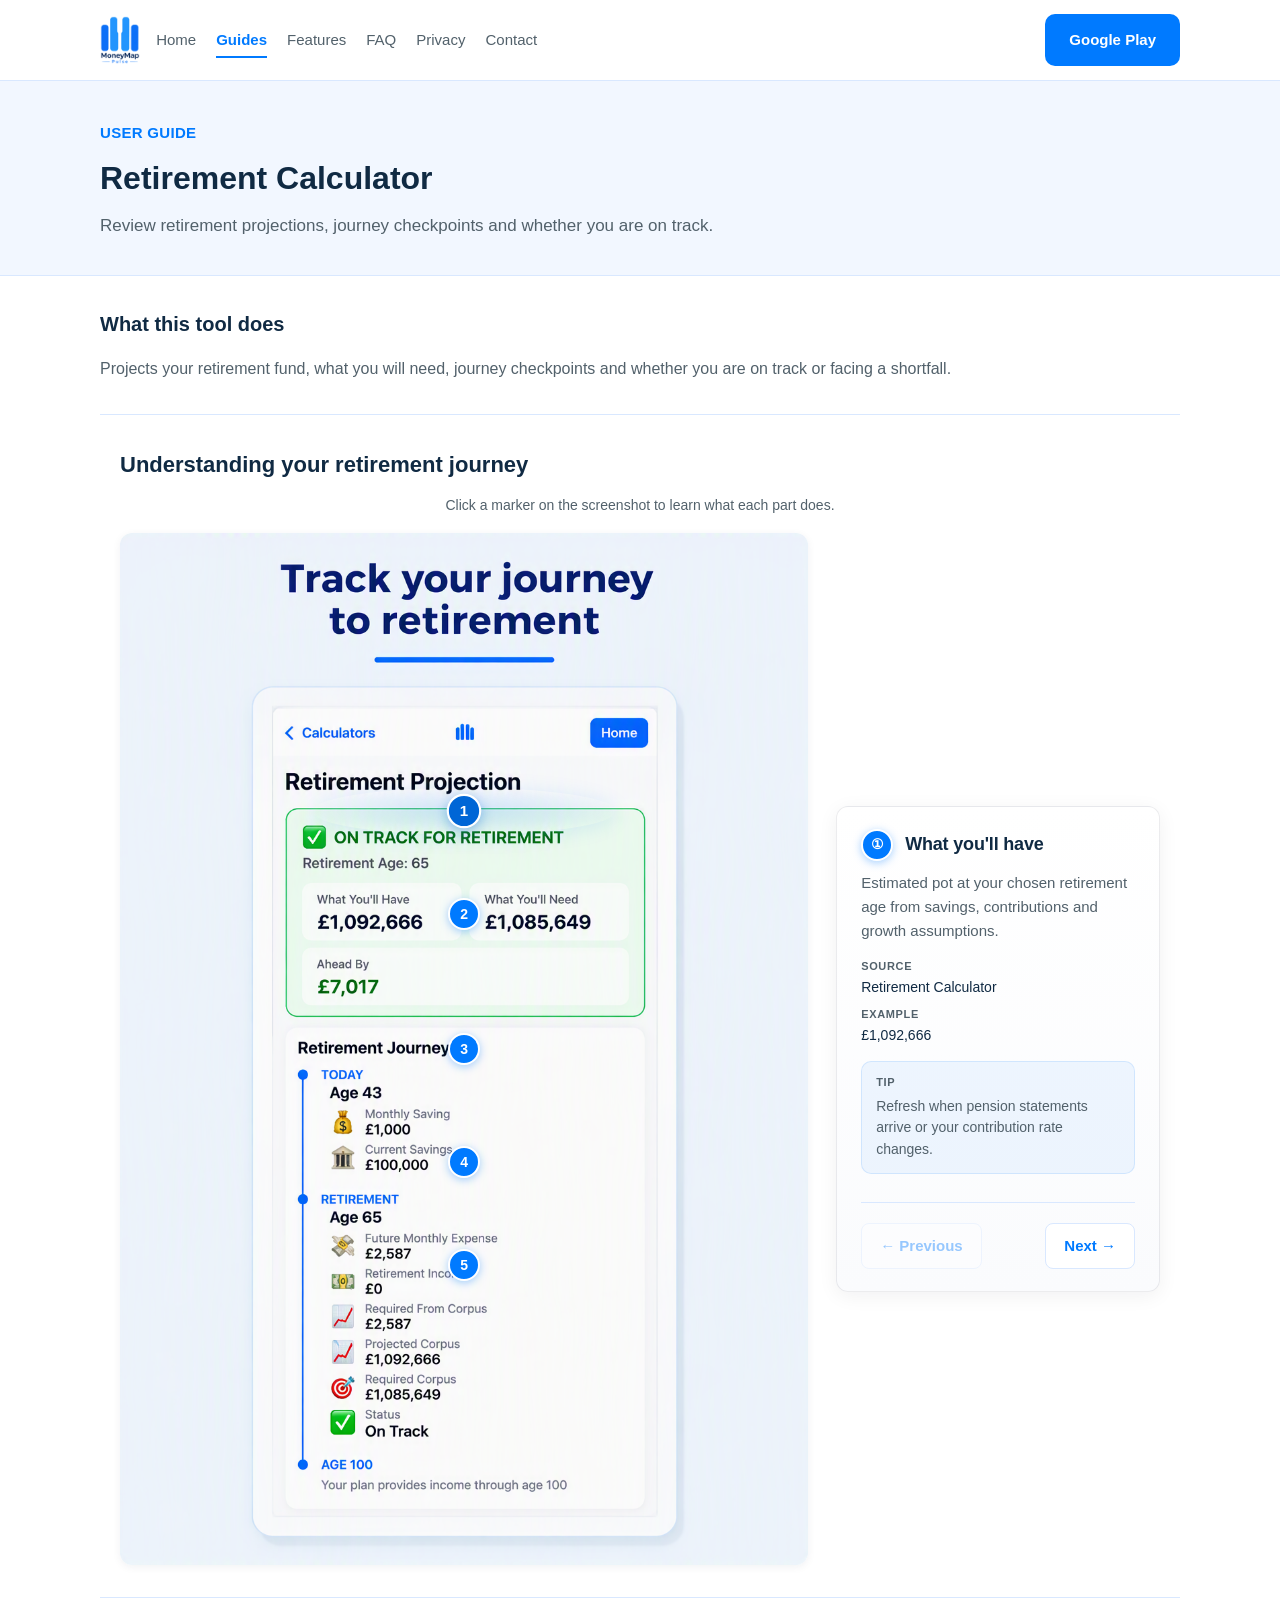
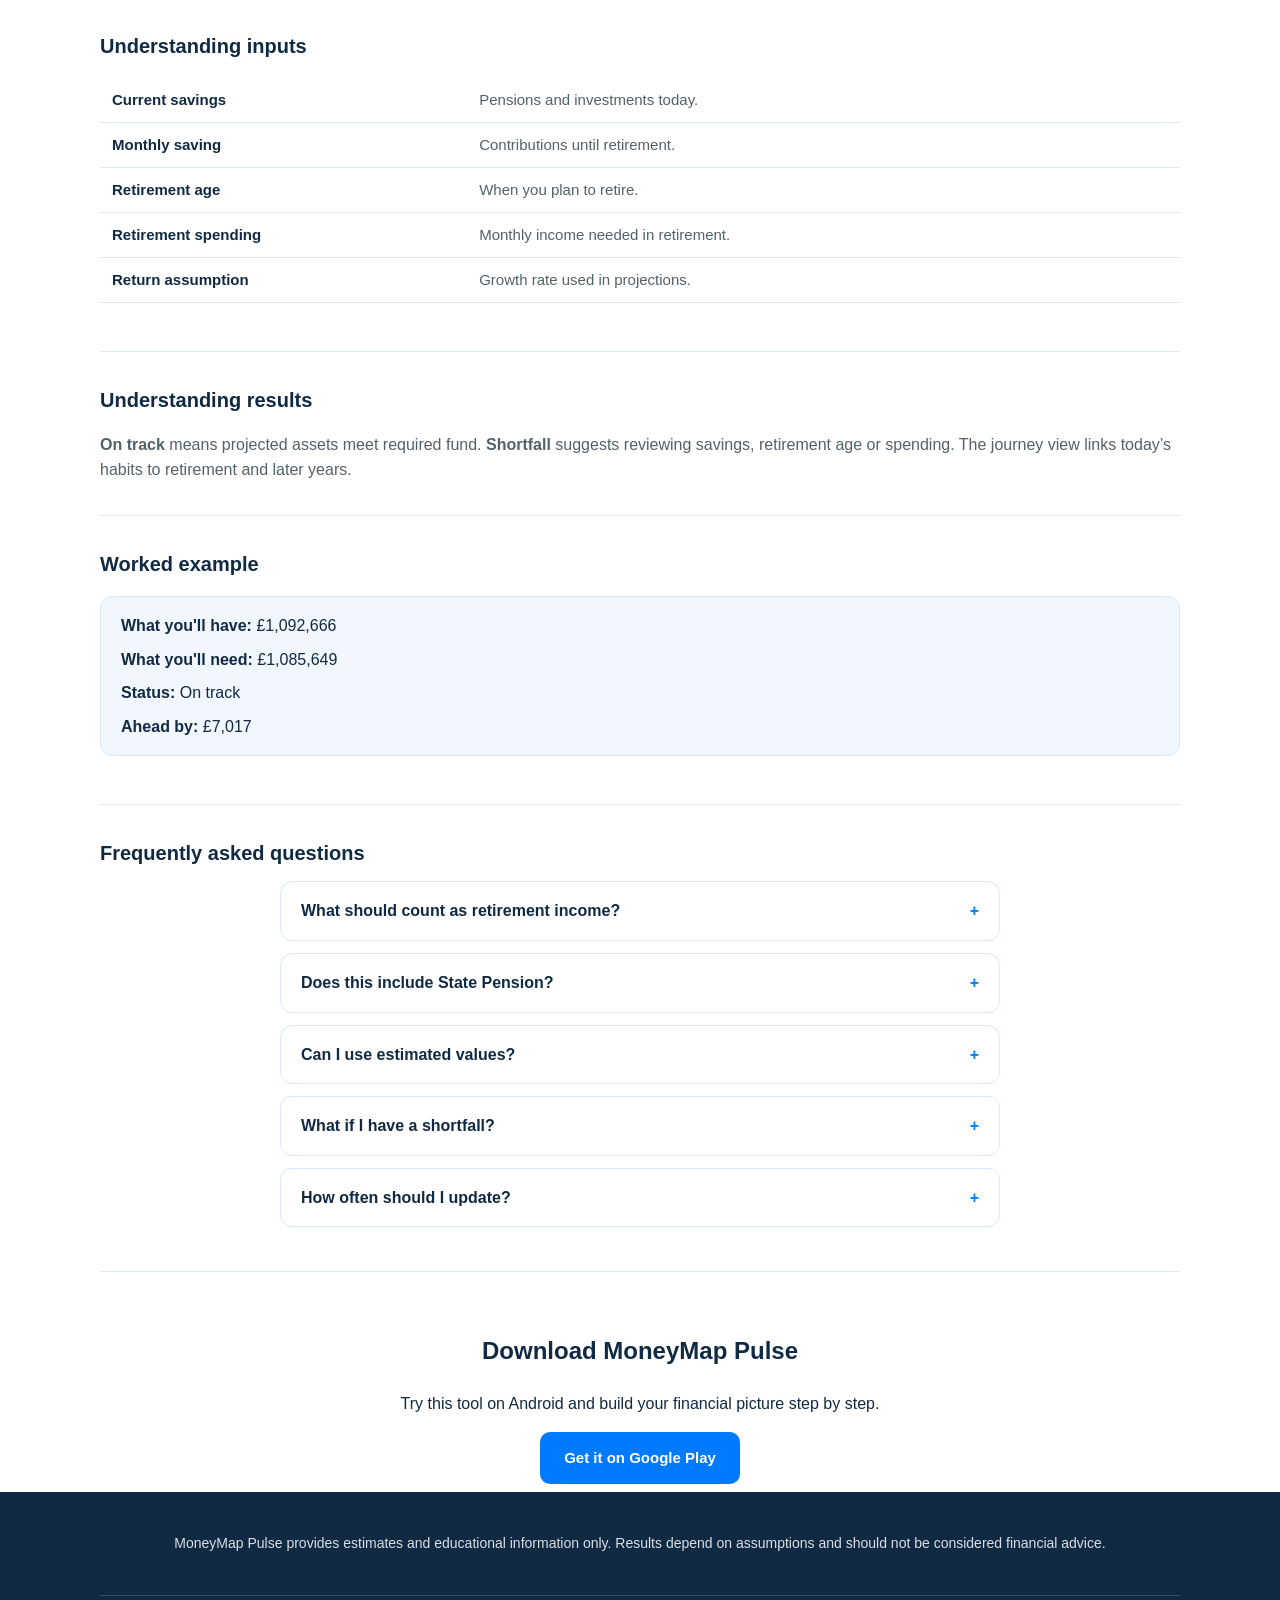
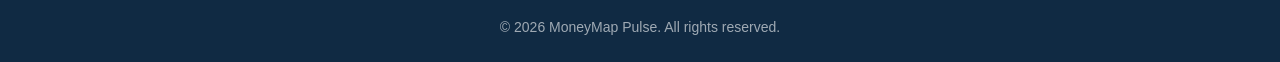
<file: retirement-calculator/index.html>
<!DOCTYPE html>
<html lang="en">
<head>
  <meta charset="utf-8">
  <meta name="viewport" content="width=device-width, initial-scale=1">
  <title>Retirement Calculator | MoneyMap Pulse Guide</title>
  <meta name="description" content="Review retirement projections, journey checkpoints and whether you are on track.">
  <meta property="og:title" content="Retirement Calculator | MoneyMap Pulse Guide">
  <meta property="og:description" content="Review retirement projections, journey checkpoints and whether you are on track.">
  <meta property="og:type" content="website">
  <meta property="og:url" content="https://moneymappulse.co.uk/retirement-calculator/">
  <link rel="canonical" href="https://moneymappulse.co.uk/retirement-calculator/">
  <link rel="stylesheet" href="../css/styles.css">
  <link rel="icon" href="../assets/logo/moneymap-pulse-icon.png" type="image/png">
  <link rel="apple-touch-icon" href="../assets/logo/moneymap-pulse-icon.png">
</head>
<body class="guide-page">
  <div class="page-wrap">
    <a href="#main" class="skip-link">Skip to main content</a>
    <header class="site-header">
      <div class="container site-header__inner">
        <a href="../index.html" class="brand" aria-label="MoneyMap Pulse home">
          <img src="../assets/logo/moneymap-pulse-logo-transparent-trimmed.png" alt="MoneyMap Pulse" class="brand-logo" width="180" height="72">
        </a>
        <button type="button" class="nav-toggle" aria-expanded="false" aria-controls="site-navigation" aria-label="Open navigation menu">
          <span class="nav-toggle__icon nav-toggle__icon--open" aria-hidden="true">☰</span>
          <span class="nav-toggle__icon nav-toggle__icon--close" aria-hidden="true">✕</span>
        </button>
        <div class="site-header__menu" id="site-navigation">
          <nav class="nav" aria-label="Main navigation">
            <a href="../index.html">Home</a>
            <a href="../guides.html" aria-current="page">Guides</a>
            <a href="../features.html">Features</a>
            <a href="../faq.html">FAQ</a>
            <a href="../privacy.html">Privacy</a>
            <a href="../contact.html">Contact</a>
          </nav>
          <div class="header-cta">
            <a href="https://play.google.com/store/apps/details?id=com.jimilpatel.jpfinancelab" class="button button-primary" rel="noopener noreferrer">Google Play</a>
          </div>
        </div>
      </div>
    </header>
    <main id="main">
      <header class="page-header">
        <div class="container">
          <p class="hero-eyebrow" style="margin-bottom: 8px;">User guide</p>
          <h1>Retirement Calculator</h1>
          <p class="lead">Review retirement projections, journey checkpoints and whether you are on track.</p>
        </div>
      </header>
      <div class="container">
        <section class="guide-section">
          <h2>What this tool does</h2>
          <p>Projects your retirement fund, what you will need, journey checkpoints and whether you are on track or facing a shortfall.</p>
        </section>
        <section class="annotated-shot interactive-tour" aria-labelledby="visual-guide-title" tabindex="0">
        <div class="container interactive-tour__container">
          <h2 class="annotated-shot__title" id="visual-guide-title">Understanding your retirement journey</h2>
          <p class="interactive-tour__hint interactive-tour__hint--mobile">Tap a number to explore each part of the screen.</p>
          <p class="interactive-tour__hint interactive-tour__hint--desktop">Click a marker on the screenshot to learn what each part does.</p>
          <div class="interactive-tour__layout">
            <div class="interactive-tour__visual">
              <div class="annotated-shot__stage">
                <img class="annotated-shot__img" src="../assets/screenshots/MoneyMapPulse_Screenshot_Retirement_1080x1920.png" alt="Retirement projection in MoneyMap Pulse" width="1080" height="1920" loading="lazy">
                <div class="annotated-shot__spotlights" aria-hidden="true"><div class="annotated-shot__spotlight is-active" data-tour-spotlight="0" style="left:50%;top:27%;--spot-w:44.0%;--spot-h:4.5%;"></div><div class="annotated-shot__spotlight" data-tour-spotlight="1" style="left:50%;top:37%;--spot-w:44.0%;--spot-h:4.5%;"></div><div class="annotated-shot__spotlight" data-tour-spotlight="2" style="left:50%;top:50%;--spot-w:48.0%;--spot-h:7.0%;"></div><div class="annotated-shot__spotlight" data-tour-spotlight="3" style="left:50%;top:61%;--spot-w:36.0%;--spot-h:4.0%;"></div><div class="annotated-shot__spotlight" data-tour-spotlight="4" style="left:50%;top:71%;--spot-w:36.0%;--spot-h:4.0%;"></div></div>
                <button type="button" class="annotated-shot__marker annotated-shot__marker--overlay is-active" style="left:50%;top:27%;" data-tour-marker="0" aria-label="What you'll have" aria-pressed="true"><span class="annotated-shot__marker-inner">1</span></button><button type="button" class="annotated-shot__marker annotated-shot__marker--overlay" style="left:50%;top:37%;" data-tour-marker="1" aria-label="What you'll need" aria-pressed="false"><span class="annotated-shot__marker-inner">2</span></button><button type="button" class="annotated-shot__marker annotated-shot__marker--overlay" style="left:50%;top:50%;" data-tour-marker="2" aria-label="Retirement journey" aria-pressed="false"><span class="annotated-shot__marker-inner">3</span></button><button type="button" class="annotated-shot__marker annotated-shot__marker--overlay" style="left:50%;top:61%;" data-tour-marker="3" aria-label="Today" aria-pressed="false"><span class="annotated-shot__marker-inner">4</span></button><button type="button" class="annotated-shot__marker annotated-shot__marker--overlay" style="left:50%;top:71%;" data-tour-marker="4" aria-label="Retirement" aria-pressed="false"><span class="annotated-shot__marker-inner">5</span></button>
              </div>
            </div>
            <div class="interactive-tour__panel-column">
              <div class="interactive-tour__panel" role="region" aria-live="polite" aria-label="Annotation details" data-tour-swipe>
                <div class="interactive-tour__panel-inner" data-tour-panel>
                  <div class="interactive-tour__panel-header">
                <span class="interactive-tour__panel-badge" aria-hidden="true">①</span>
                <h3 class="interactive-tour__panel-title">What you'll have</h3>
              </div>
              <p class="interactive-tour__panel-desc">Estimated pot at your chosen retirement age from savings, contributions and growth assumptions.</p>
              <div class="interactive-tour__panel-details">
              <p class="interactive-tour__meta interactive-tour__meta--source">
                <span class="interactive-tour__meta-label">Source</span>
                <span class="interactive-tour__meta-value">Retirement Calculator</span>
              </p>
              <p class="interactive-tour__meta interactive-tour__meta--example">
                <span class="interactive-tour__meta-label">Example</span>
                <span class="interactive-tour__meta-value">£1,092,666</span>
              </p>
              </div>
              <div class="interactive-tour__tip">
                <span class="interactive-tour__meta-label">Tip</span>
                <p class="interactive-tour__tip-text">Refresh when pension statements arrive or your contribution rate changes.</p>
              </div>
                </div>
                <div class="interactive-tour__nav" data-tour-nav aria-label="Tour navigation">
                  <button type="button" class="interactive-tour__nav-btn" data-tour-prev disabled aria-label="Previous step">← Previous</button>
                  <button type="button" class="interactive-tour__nav-btn" data-tour-next aria-label="Next step">Next →</button>
                </div>
                <p class="interactive-tour__swipe-hint" aria-hidden="true">Swipe left or right to change step</p>
              </div>
            </div>
            <div class="interactive-tour__marker-rail" role="toolbar" aria-label="Screenshot tour steps">
              <button type="button" class="interactive-tour__rail-btn is-active" data-tour-marker="0" aria-label="What you'll have" aria-pressed="true"><span class="interactive-tour__rail-num">1</span></button><button type="button" class="interactive-tour__rail-btn" data-tour-marker="1" aria-label="What you'll need" aria-pressed="false"><span class="interactive-tour__rail-num">2</span></button><button type="button" class="interactive-tour__rail-btn" data-tour-marker="2" aria-label="Retirement journey" aria-pressed="false"><span class="interactive-tour__rail-num">3</span></button><button type="button" class="interactive-tour__rail-btn" data-tour-marker="3" aria-label="Today" aria-pressed="false"><span class="interactive-tour__rail-num">4</span></button><button type="button" class="interactive-tour__rail-btn" data-tour-marker="4" aria-label="Retirement" aria-pressed="false"><span class="interactive-tour__rail-num">5</span></button>
            </div>
          </div>
          <script type="application/json" class="interactive-tour__data">[{"id": 1, "title": "What you'll have", "description": "Estimated pot at your chosen retirement age from savings, contributions and growth assumptions.", "source": "Retirement Calculator", "example": "\u00a31,092,666", "tip": "Refresh when pension statements arrive or your contribution rate changes.", "x": 50, "y": 27}, {"id": 2, "title": "What you'll need", "description": "Target fund implied by how much monthly income you want in retirement and for how long.", "source": "Retirement Calculator", "example": "\u00a31,085,649", "tip": "Small changes to spending assumptions can shift this number significantly.", "x": 50, "y": 37}, {"id": 3, "title": "Retirement journey", "description": "A timeline from today through retirement and later life \u2014 connects habits now with outcomes later.", "source": "Retirement Calculator", "example": "Today \u2192 Retirement \u2192 Age 100", "tip": "Use milestones to see whether steady saving closes any gap over time.", "x": 50, "y": 50}, {"id": 4, "title": "Today", "description": "Your current age, savings and monthly contributions \u2014 the starting point for every projection.", "source": "Retirement Calculator", "example": "Age 43", "tip": "Accurate starting balances make the journey view more trustworthy.", "x": 50, "y": 61}, {"id": 5, "title": "Retirement", "description": "Checkpoint at retirement age: projected fund, income need and on-track or shortfall status.", "source": "Retirement Calculator", "example": "Age 65", "tip": "Feeds Retirement status on your Financial Health Snapshot when saved.", "x": 50, "y": 71}]</script>
        </div>
      </section>
        
        <section class="guide-section">
          <h2>Understanding inputs</h2>
          <table class="field-table"><tr><th>Current savings</th><td>Pensions and investments today.</td></tr><tr><th>Monthly saving</th><td>Contributions until retirement.</td></tr><tr><th>Retirement age</th><td>When you plan to retire.</td></tr><tr><th>Retirement spending</th><td>Monthly income needed in retirement.</td></tr><tr><th>Return assumption</th><td>Growth rate used in projections.</td></tr></table>
        </section>
        <section class="guide-section">
          <h2>Understanding results</h2>
          <p><strong>On track</strong> means projected assets meet required fund. <strong>Shortfall</strong> suggests reviewing savings, retirement age or spending. The journey view links today’s habits to retirement and later years.</p>
        </section>
        <section class="guide-section">
          <h2>Worked example</h2>
          <div class="example-box"><p><strong>What you'll have:</strong> £1,092,666</p><p><strong>What you'll need:</strong> £1,085,649</p><p><strong>Status:</strong> On track</p><p><strong>Ahead by:</strong> £7,017</p></div>
        </section>
        <section class="guide-section">
          <h2>Frequently asked questions</h2>
          <div class="faq-list">
<details class="faq-item">
              <summary>What should count as retirement income?</summary>
              <div class="faq-answer"><p>Include workplace pensions, private pensions, investments and other sources you expect.</p></div>
            </details>
<details class="faq-item">
              <summary>Does this include State Pension?</summary>
              <div class="faq-answer"><p>Only if you add it in your inputs.</p></div>
            </details>
<details class="faq-item">
              <summary>Can I use estimated values?</summary>
              <div class="faq-answer"><p>Yes — refine as you get pension statements.</p></div>
            </details>
<details class="faq-item">
              <summary>What if I have a shortfall?</summary>
              <div class="faq-answer"><p>Try higher savings, later retirement or lower spending assumptions in the calculator.</p></div>
            </details>
<details class="faq-item">
              <summary>How often should I update?</summary>
              <div class="faq-answer"><p>At least yearly, or after a pay rise, bonus or major life change.</p></div>
            </details>
</div>
        </section>
        <section class="guide-cta-block" aria-labelledby="download-cta">
          <h2 id="download-cta">Download MoneyMap Pulse</h2>
          <p>Try this tool on Android and build your financial picture step by step.</p>
          <a href="https://play.google.com/store/apps/details?id=com.jimilpatel.jpfinancelab" class="button button-primary" rel="noopener noreferrer">Get it on Google Play</a>
        </section>
      </div>
    </main>
    <footer class="site-footer">
      <div class="container">
        <div class="footer-grid"><div><p>MoneyMap Pulse provides estimates and educational information only. Results depend on assumptions and should not be considered financial advice.</p></div></div>
        <div class="footer-bottom">
          <p>&copy; <span id="current-year">2026</span> MoneyMap Pulse. All rights reserved.</p>
        </div>
      </div>
    </footer>
  </div>
  <script src="../js/main.js"></script>
  <script src="../js/interactive-annotated-screenshot.js"></script>
</body>
</html>
</file>
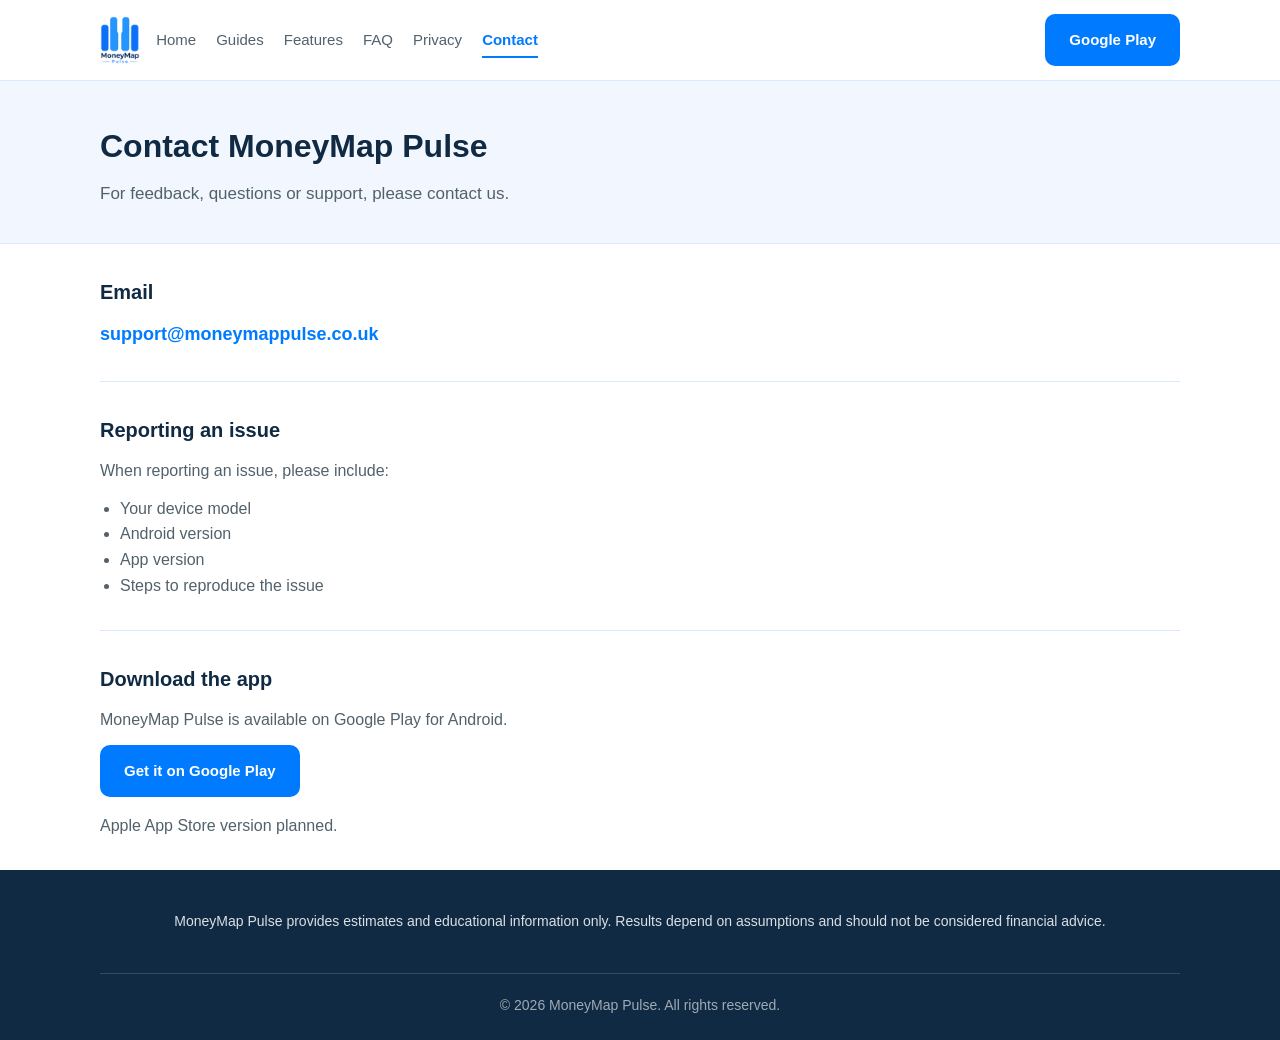
<file: contact.html>
<!DOCTYPE html>
<html lang="en">
<head>
  <meta charset="utf-8">
  <meta name="viewport" content="width=device-width, initial-scale=1">
  <title>Contact | MoneyMap Pulse</title>
  <meta name="description" content="Contact MoneyMap Pulse for feedback, questions or support.">
  <meta property="og:title" content="Contact | MoneyMap Pulse">
  <meta property="og:description" content="Contact MoneyMap Pulse for feedback, questions or support.">
  <meta property="og:type" content="website">
  <meta property="og:url" content="https://moneymappulse.co.uk/contact.html">
  <link rel="canonical" href="https://moneymappulse.co.uk/contact.html">
  <link rel="stylesheet" href="css/styles.css">
  <link rel="icon" href="assets/logo/moneymap-pulse-icon.png" type="image/png">
  <link rel="apple-touch-icon" href="assets/logo/moneymap-pulse-icon.png">
</head>
<body>
  <div class="page-wrap">
    <a href="#main" class="skip-link">Skip to main content</a>

    <header class="site-header">
      <div class="container site-header__inner">
        <a href="index.html" class="brand" aria-label="MoneyMap Pulse home">
          <img src="assets/logo/moneymap-pulse-logo-transparent-trimmed.png" alt="MoneyMap Pulse" class="brand-logo" width="180" height="72">
        </a>
        <button type="button" class="nav-toggle" aria-expanded="false" aria-controls="site-navigation" aria-label="Open navigation menu">
          <span class="nav-toggle__icon nav-toggle__icon--open" aria-hidden="true">☰</span>
          <span class="nav-toggle__icon nav-toggle__icon--close" aria-hidden="true">✕</span>
        </button>
        <div class="site-header__menu" id="site-navigation">
          <nav class="nav" aria-label="Main navigation">
            <a href="index.html">Home</a>
            <a href="guides.html">Guides</a>
            <a href="features.html">Features</a>
            <a href="faq.html">FAQ</a>
            <a href="privacy.html">Privacy</a>
            <a href="contact.html" aria-current="page">Contact</a>
          </nav>
          <div class="header-cta">
            <a href="https://play.google.com/store/apps/details?id=com.jimilpatel.jpfinancelab" class="button button-primary" rel="noopener noreferrer">Google Play</a>
          </div>
        </div>
      </div>
    </header>

    <main id="main">
      <header class="page-header">
        <div class="container">
          <h1>Contact MoneyMap Pulse</h1>
          <p class="lead">For feedback, questions or support, please contact us.</p>
        </div>
      </header>

      <div class="container">
        <section class="content-section">
          <h2>Email</h2>
          <p>
            <!-- TODO: Confirm final support email address before production website launch. -->
            <a href="mailto:support@moneymappulse.co.uk?subject=MoneyMap%20Pulse%20Support" class="contact-email">support@moneymappulse.co.uk</a>
          </p>
        </section>

        <section class="content-section">
          <h2>Reporting an issue</h2>
          <p>When reporting an issue, please include:</p>
          <ul>
            <li>Your device model</li>
            <li>Android version</li>
            <li>App version</li>
            <li>Steps to reproduce the issue</li>
          </ul>
        </section>

        <section class="content-section">
          <h2>Download the app</h2>
          <p>MoneyMap Pulse is available on Google Play for Android.</p>
          <p>
            <a href="https://play.google.com/store/apps/details?id=com.jimilpatel.jpfinancelab" class="button button-primary" rel="noopener noreferrer">Get it on Google Play</a>
          </p>
          <p style="margin-top: 16px; color: var(--text-secondary);">Apple App Store version planned.</p>
        </section>
      </div>
    </main>

    <footer class="site-footer">
      <div class="container">
        <div class="footer-grid">
          <div>
            <p>MoneyMap Pulse provides estimates and educational information only. Results depend on assumptions and should not be considered financial advice.</p>
          </div>
        </div>
        <div class="footer-bottom">
          <p>&copy; <span id="current-year">2026</span> MoneyMap Pulse. All rights reserved.</p>
        </div>
      </div>
    </footer>
  </div>
  <script src="js/main.js"></script>
</body>
</html>
</file>
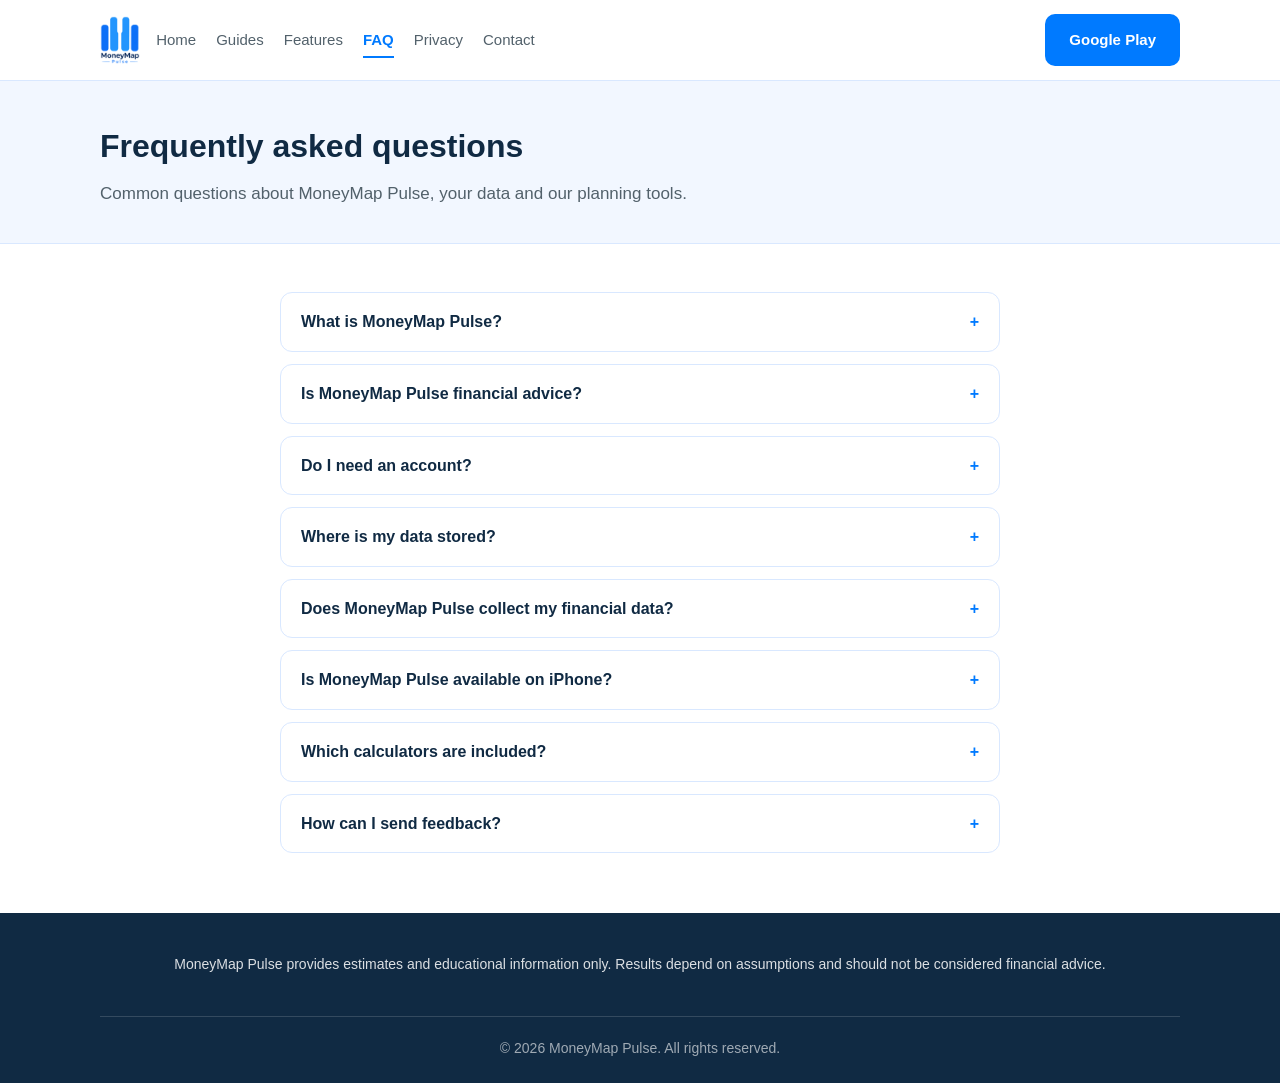
<file: faq.html>
<!DOCTYPE html>
<html lang="en">
<head>
  <meta charset="utf-8">
  <meta name="viewport" content="width=device-width, initial-scale=1">
  <title>FAQ | MoneyMap Pulse</title>
  <meta name="description" content="Frequently asked questions about MoneyMap Pulse — accounts, data storage, calculators, Android and iOS availability.">
  <meta property="og:title" content="FAQ | MoneyMap Pulse">
  <meta property="og:description" content="Frequently asked questions about MoneyMap Pulse — accounts, data storage, calculators, Android and iOS availability.">
  <meta property="og:type" content="website">
  <meta property="og:url" content="https://moneymappulse.co.uk/faq.html">
  <link rel="canonical" href="https://moneymappulse.co.uk/faq.html">
  <link rel="stylesheet" href="css/styles.css">
  <link rel="icon" href="assets/logo/moneymap-pulse-icon.png" type="image/png">
  <link rel="apple-touch-icon" href="assets/logo/moneymap-pulse-icon.png">
</head>
<body>
  <div class="page-wrap">
    <a href="#main" class="skip-link">Skip to main content</a>

    <header class="site-header">
      <div class="container site-header__inner">
        <a href="index.html" class="brand" aria-label="MoneyMap Pulse home">
          <img src="assets/logo/moneymap-pulse-logo-transparent-trimmed.png" alt="MoneyMap Pulse" class="brand-logo" width="180" height="72">
        </a>
        <button type="button" class="nav-toggle" aria-expanded="false" aria-controls="site-navigation" aria-label="Open navigation menu">
          <span class="nav-toggle__icon nav-toggle__icon--open" aria-hidden="true">☰</span>
          <span class="nav-toggle__icon nav-toggle__icon--close" aria-hidden="true">✕</span>
        </button>
        <div class="site-header__menu" id="site-navigation">
          <nav class="nav" aria-label="Main navigation">
            <a href="index.html">Home</a>
            <a href="guides.html">Guides</a>
            <a href="features.html">Features</a>
            <a href="faq.html" aria-current="page">FAQ</a>
            <a href="privacy.html">Privacy</a>
            <a href="contact.html">Contact</a>
          </nav>
          <div class="header-cta">
            <a href="https://play.google.com/store/apps/details?id=com.jimilpatel.jpfinancelab" class="button button-primary" rel="noopener noreferrer">Google Play</a>
          </div>
        </div>
      </div>
    </header>

    <main id="main">
      <header class="page-header">
        <div class="container">
          <h1>Frequently asked questions</h1>
          <p class="lead">Common questions about MoneyMap Pulse, your data and our planning tools.</p>
        </div>
      </header>

      <section class="section">
        <div class="container">
          <div class="faq-list">
            <details class="faq-item">
              <summary>What is MoneyMap Pulse?</summary>
              <div class="faq-answer">
                <p>MoneyMap Pulse is a personal finance app and planning toolkit with a Financial Health Dashboard, retirement planning, net worth tracking, investment and buy-to-let tools, and household budgeting.</p>
              </div>
            </details>

            <details class="faq-item">
              <summary>Is MoneyMap Pulse financial advice?</summary>
              <div class="faq-answer">
                <p>No. MoneyMap Pulse provides estimates and educational information only. Results depend on assumptions and should not be considered financial, investment, mortgage or tax advice.</p>
              </div>
            </details>

            <details class="faq-item">
              <summary>Do I need an account?</summary>
              <div class="faq-answer">
                <p>No. MoneyMap Pulse does not require login or account creation.</p>
              </div>
            </details>

            <details class="faq-item">
              <summary>Where is my data stored?</summary>
              <div class="faq-answer">
                <p>Data entered in the app is stored locally on your device.</p>
              </div>
            </details>

            <details class="faq-item">
              <summary>Does MoneyMap Pulse collect my financial data?</summary>
              <div class="faq-answer">
                <p>MoneyMap Pulse does not use a backend or account system. User-entered data stays on the device unless the user chooses to share it outside the app.</p>
              </div>
            </details>

            <details class="faq-item">
              <summary>Is MoneyMap Pulse available on iPhone?</summary>
              <div class="faq-answer">
                <p>MoneyMap Pulse is currently available on Google Play for Android. An iOS version is planned for a future release.</p>
              </div>
            </details>

            <details class="faq-item">
              <summary>Which calculators are included?</summary>
              <div class="faq-answer">
                <p>MoneyMap Pulse includes a Financial Health Dashboard, house budget, net worth, retirement projection, investment growth, buy-to-let, mortgage and portfolio return tools.</p>
              </div>
            </details>

            <details class="faq-item">
              <summary>How can I send feedback?</summary>
              <div class="faq-answer">
                <p>You can contact support through the <a href="contact.html">Contact</a> page.</p>
              </div>
            </details>
          </div>
        </div>
      </section>
    </main>

    <footer class="site-footer">
      <div class="container">
        <div class="footer-grid">
          <div>
            <p>MoneyMap Pulse provides estimates and educational information only. Results depend on assumptions and should not be considered financial advice.</p>
          </div>
        </div>
        <div class="footer-bottom">
          <p>&copy; <span id="current-year">2026</span> MoneyMap Pulse. All rights reserved.</p>
        </div>
      </div>
    </footer>
  </div>
  <script src="js/main.js"></script>
</body>
</html>
</file>
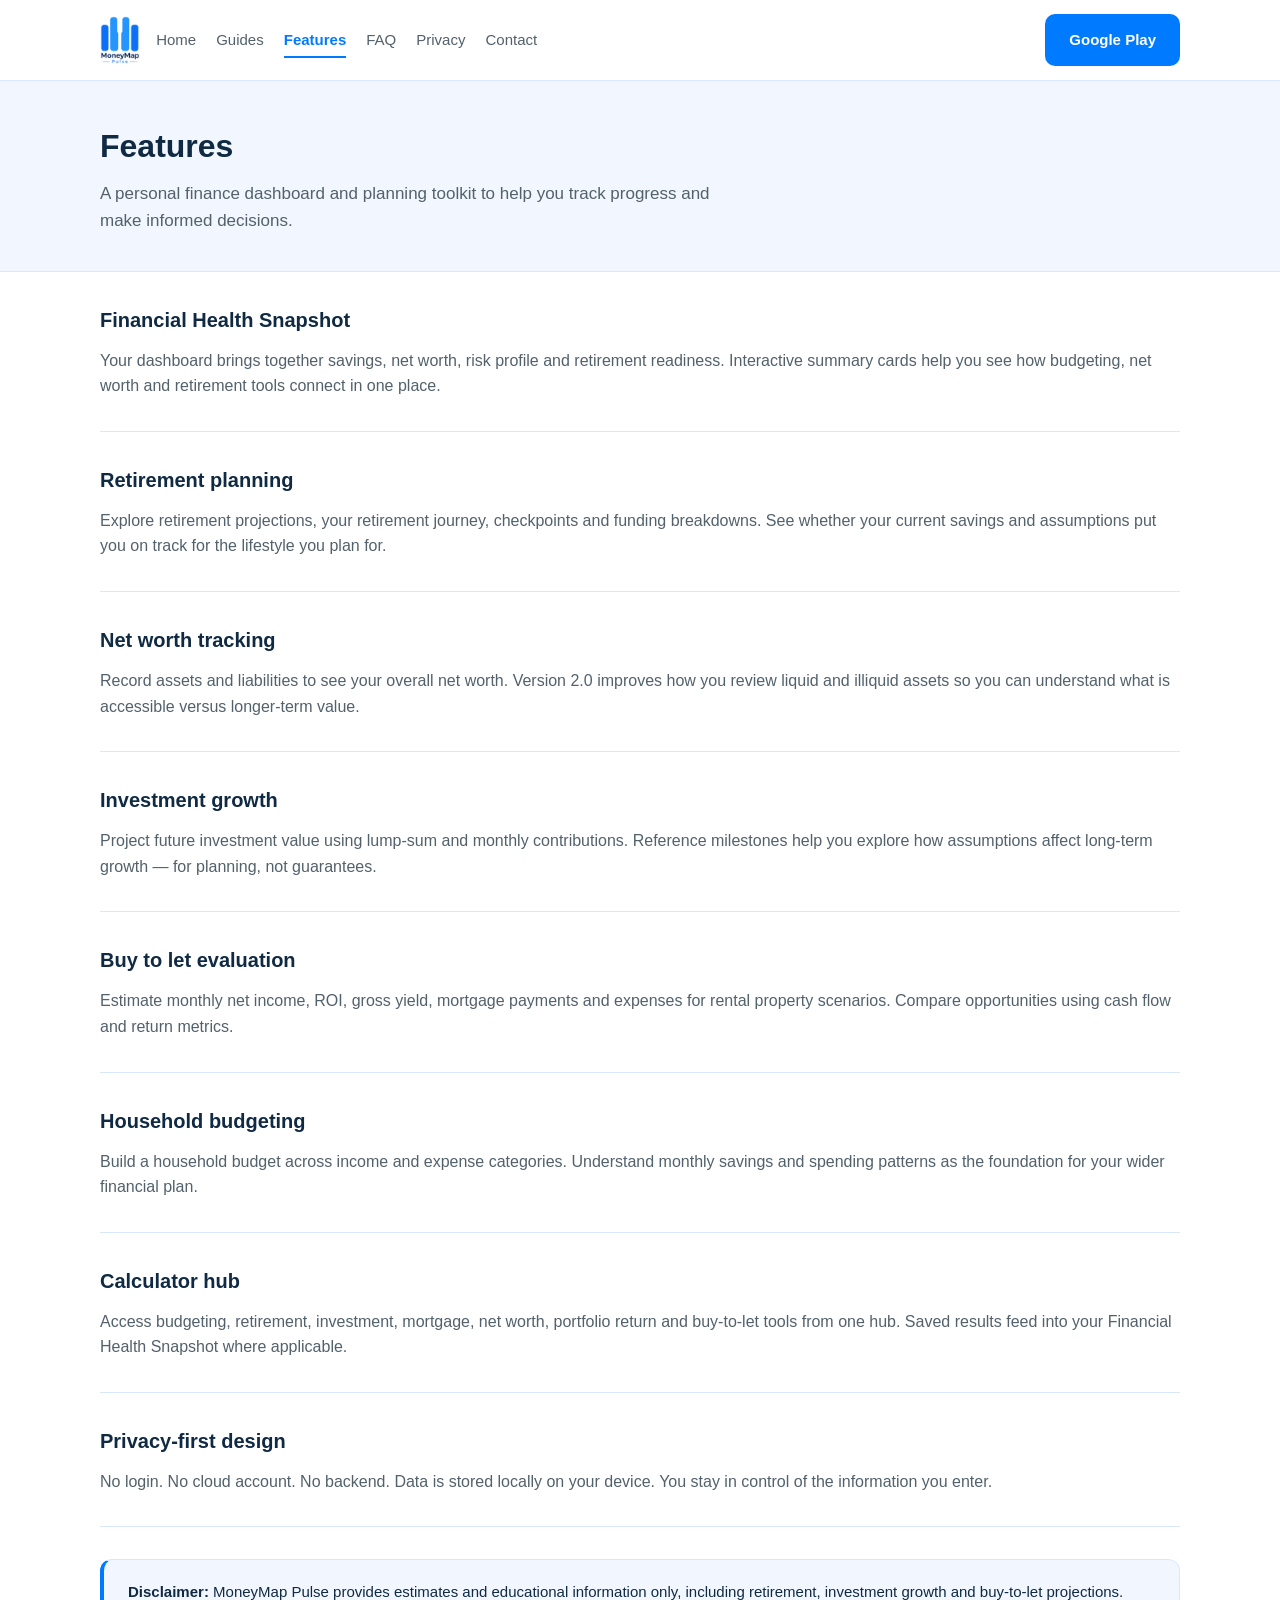
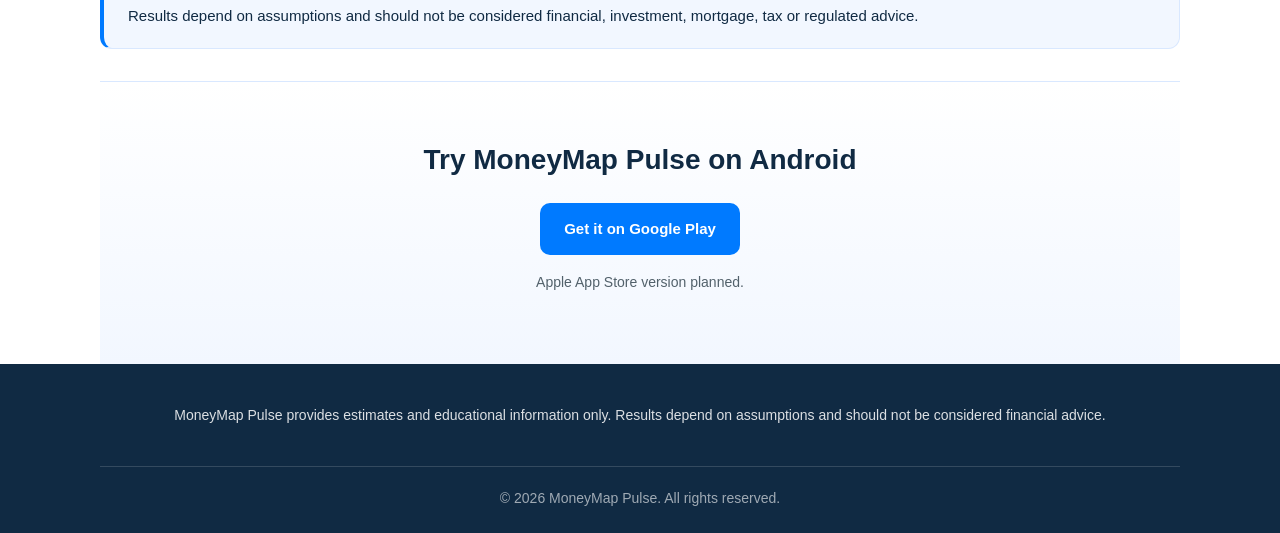
<file: features.html>
<!DOCTYPE html>
<html lang="en">
<head>
  <meta charset="utf-8">
  <meta name="viewport" content="width=device-width, initial-scale=1">
  <title>Features | MoneyMap Pulse</title>
  <meta name="description" content="Explore MoneyMap Pulse features: Financial Health Dashboard, retirement planning, net worth, investments, buy to let, budgeting and more.">
  <meta property="og:title" content="Features | MoneyMap Pulse">
  <meta property="og:description" content="Explore MoneyMap Pulse features: Financial Health Dashboard, retirement planning, net worth, investments, buy to let, budgeting and more.">
  <meta property="og:type" content="website">
  <meta property="og:url" content="https://moneymappulse.co.uk/features.html">
  <link rel="canonical" href="https://moneymappulse.co.uk/features.html">
  <link rel="stylesheet" href="css/styles.css">
  <link rel="icon" href="assets/logo/moneymap-pulse-icon.png" type="image/png">
  <link rel="apple-touch-icon" href="assets/logo/moneymap-pulse-icon.png">
</head>
<body>
  <div class="page-wrap">
    <a href="#main" class="skip-link">Skip to main content</a>

    <header class="site-header">
      <div class="container site-header__inner">
        <a href="index.html" class="brand" aria-label="MoneyMap Pulse home">
          <img src="assets/logo/moneymap-pulse-logo-transparent-trimmed.png" alt="MoneyMap Pulse" class="brand-logo" width="180" height="72">
        </a>
        <button type="button" class="nav-toggle" aria-expanded="false" aria-controls="site-navigation" aria-label="Open navigation menu">
          <span class="nav-toggle__icon nav-toggle__icon--open" aria-hidden="true">☰</span>
          <span class="nav-toggle__icon nav-toggle__icon--close" aria-hidden="true">✕</span>
        </button>
        <div class="site-header__menu" id="site-navigation">
          <nav class="nav" aria-label="Main navigation">
            <a href="index.html">Home</a>
            <a href="guides.html">Guides</a>
            <a href="features.html" aria-current="page">Features</a>
            <a href="faq.html">FAQ</a>
            <a href="privacy.html">Privacy</a>
            <a href="contact.html">Contact</a>
          </nav>
          <div class="header-cta">
            <a href="https://play.google.com/store/apps/details?id=com.jimilpatel.jpfinancelab" class="button button-primary" rel="noopener noreferrer">Google Play</a>
          </div>
        </div>
      </div>
    </header>

    <main id="main">
      <header class="page-header">
        <div class="container">
          <h1>Features</h1>
          <p class="lead">A personal finance dashboard and planning toolkit to help you track progress and make informed decisions.</p>
        </div>
      </header>

      <div class="container">
        <section class="content-section">
          <h2>Financial Health Snapshot</h2>
          <p>Your dashboard brings together savings, net worth, risk profile and retirement readiness. Interactive summary cards help you see how budgeting, net worth and retirement tools connect in one place.</p>
        </section>

        <section class="content-section">
          <h2>Retirement planning</h2>
          <p>Explore retirement projections, your retirement journey, checkpoints and funding breakdowns. See whether your current savings and assumptions put you on track for the lifestyle you plan for.</p>
        </section>

        <section class="content-section">
          <h2>Net worth tracking</h2>
          <p>Record assets and liabilities to see your overall net worth. Version 2.0 improves how you review liquid and illiquid assets so you can understand what is accessible versus longer-term value.</p>
        </section>

        <section class="content-section">
          <h2>Investment growth</h2>
          <p>Project future investment value using lump-sum and monthly contributions. Reference milestones help you explore how assumptions affect long-term growth — for planning, not guarantees.</p>
        </section>

        <section class="content-section">
          <h2>Buy to let evaluation</h2>
          <p>Estimate monthly net income, ROI, gross yield, mortgage payments and expenses for rental property scenarios. Compare opportunities using cash flow and return metrics.</p>
        </section>

        <section class="content-section">
          <h2>Household budgeting</h2>
          <p>Build a household budget across income and expense categories. Understand monthly savings and spending patterns as the foundation for your wider financial plan.</p>
        </section>

        <section class="content-section">
          <h2>Calculator hub</h2>
          <p>Access budgeting, retirement, investment, mortgage, net worth, portfolio return and buy-to-let tools from one hub. Saved results feed into your Financial Health Snapshot where applicable.</p>
        </section>

        <section class="content-section">
          <h2>Privacy-first design</h2>
          <p>No login. No cloud account. No backend. Data is stored locally on your device. You stay in control of the information you enter.</p>
        </section>

        <aside class="callout" role="note">
          <p><strong>Disclaimer:</strong> MoneyMap Pulse provides estimates and educational information only, including retirement, investment growth and buy-to-let projections. Results depend on assumptions and should not be considered financial, investment, mortgage, tax or regulated advice.</p>
        </aside>

        <section class="cta-section">
          <h2>Try MoneyMap Pulse on Android</h2>
          <a href="https://play.google.com/store/apps/details?id=com.jimilpatel.jpfinancelab" class="button button-primary" rel="noopener noreferrer">Get it on Google Play</a>
          <p style="margin-top: 16px; color: var(--text-secondary); font-size: 0.875rem;">Apple App Store version planned.</p>
        </section>
      </div>
    </main>

    <footer class="site-footer">
      <div class="container">
        <div class="footer-grid">
          <div>
            <p>MoneyMap Pulse provides estimates and educational information only. Results depend on assumptions and should not be considered financial advice.</p>
          </div>
        </div>
        <div class="footer-bottom">
          <p>&copy; <span id="current-year">2026</span> MoneyMap Pulse. All rights reserved.</p>
        </div>
      </div>
    </footer>
  </div>
  <script src="js/main.js"></script>
</body>
</html>
</file>
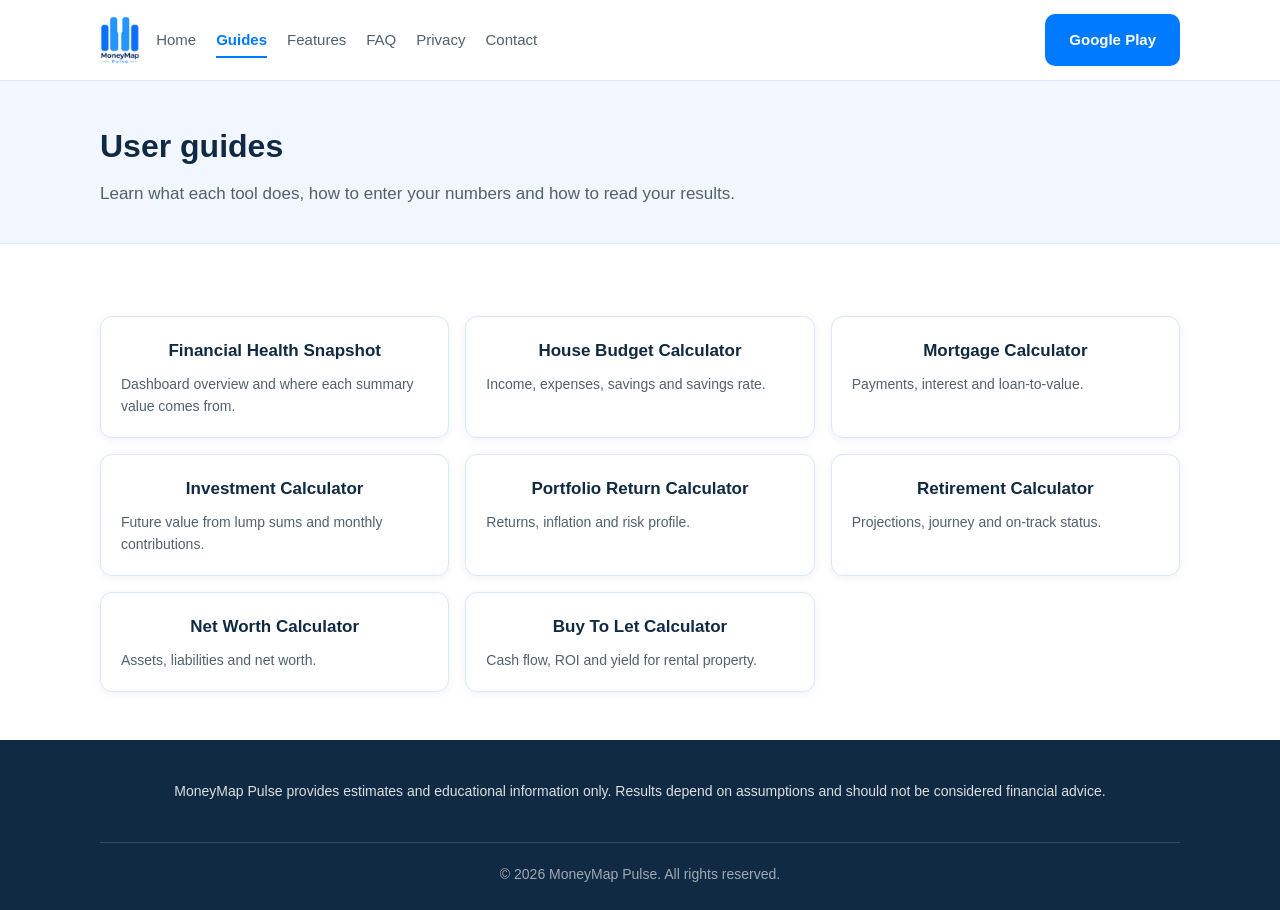
<file: guides.html>
<!DOCTYPE html>
<html lang="en">
<head>
  <meta charset="utf-8">
  <meta name="viewport" content="width=device-width, initial-scale=1">
  <title>Guides | MoneyMap Pulse</title>
  <meta name="description" content="User guides for every MoneyMap Pulse calculator and the Financial Health Snapshot dashboard.">
  <meta property="og:title" content="Guides | MoneyMap Pulse">
  <meta property="og:description" content="User guides for every MoneyMap Pulse calculator and the Financial Health Snapshot dashboard.">
  <meta property="og:type" content="website">
  <meta property="og:url" content="https://moneymappulse.co.uk/guides.html">
  <link rel="canonical" href="https://moneymappulse.co.uk/guides.html">
  <link rel="stylesheet" href="css/styles.css">
  <link rel="icon" href="assets/logo/moneymap-pulse-icon.png" type="image/png">
  <link rel="apple-touch-icon" href="assets/logo/moneymap-pulse-icon.png">
</head>
<body>
  <div class="page-wrap">
    <a href="#main" class="skip-link">Skip to main content</a>

    <header class="site-header">
      <div class="container site-header__inner">
        <a href="index.html" class="brand" aria-label="MoneyMap Pulse home">
          <img src="assets/logo/moneymap-pulse-logo-transparent-trimmed.png" alt="MoneyMap Pulse" class="brand-logo" width="180" height="72">
        </a>
        <button type="button" class="nav-toggle" aria-expanded="false" aria-controls="site-navigation" aria-label="Open navigation menu">
          <span class="nav-toggle__icon nav-toggle__icon--open" aria-hidden="true">☰</span>
          <span class="nav-toggle__icon nav-toggle__icon--close" aria-hidden="true">✕</span>
        </button>
        <div class="site-header__menu" id="site-navigation">
          <nav class="nav" aria-label="Main navigation">
            <a href="index.html">Home</a>
            <a href="guides.html" aria-current="page">Guides</a>
            <a href="features.html">Features</a>
            <a href="faq.html">FAQ</a>
            <a href="privacy.html">Privacy</a>
            <a href="contact.html">Contact</a>
          </nav>
          <div class="header-cta">
            <a href="https://play.google.com/store/apps/details?id=com.jimilpatel.jpfinancelab" class="button button-primary" rel="noopener noreferrer">Google Play</a>
          </div>
        </div>
      </div>
    </header>

    <main id="main">
      <header class="page-header">
        <div class="container">
          <h1>User guides</h1>
          <p class="lead">Learn what each tool does, how to enter your numbers and how to read your results.</p>
        </div>
      </header>

      <section class="section">
        <div class="container">
          <div class="guide-index-grid">
            <a class="guide-index-card" href="financial-health-snapshot/">
              <h2>Financial Health Snapshot</h2>
              <p>Dashboard overview and where each summary value comes from.</p>
            </a>
            <a class="guide-index-card" href="house-budget-calculator/">
              <h2>House Budget Calculator</h2>
              <p>Income, expenses, savings and savings rate.</p>
            </a>
            <a class="guide-index-card" href="mortgage-calculator/">
              <h2>Mortgage Calculator</h2>
              <p>Payments, interest and loan-to-value.</p>
            </a>
            <a class="guide-index-card" href="investment-calculator/">
              <h2>Investment Calculator</h2>
              <p>Future value from lump sums and monthly contributions.</p>
            </a>
            <a class="guide-index-card" href="portfolio-return-calculator/">
              <h2>Portfolio Return Calculator</h2>
              <p>Returns, inflation and risk profile.</p>
            </a>
            <a class="guide-index-card" href="retirement-calculator/">
              <h2>Retirement Calculator</h2>
              <p>Projections, journey and on-track status.</p>
            </a>
            <a class="guide-index-card" href="net-worth-calculator/">
              <h2>Net Worth Calculator</h2>
              <p>Assets, liabilities and net worth.</p>
            </a>
            <a class="guide-index-card" href="buy-to-let-calculator/">
              <h2>Buy To Let Calculator</h2>
              <p>Cash flow, ROI and yield for rental property.</p>
            </a>
          </div>
        </div>
      </section>
    </main>

    <footer class="site-footer">
      <div class="container">
        <div class="footer-grid">
          <div>
            <p>MoneyMap Pulse provides estimates and educational information only. Results depend on assumptions and should not be considered financial advice.</p>
          </div>
        </div>
        <div class="footer-bottom">
          <p>&copy; <span id="current-year">2026</span> MoneyMap Pulse. All rights reserved.</p>
        </div>
      </div>
    </footer>
  </div>
  <script src="js/main.js"></script>
</body>
</html>
</file>
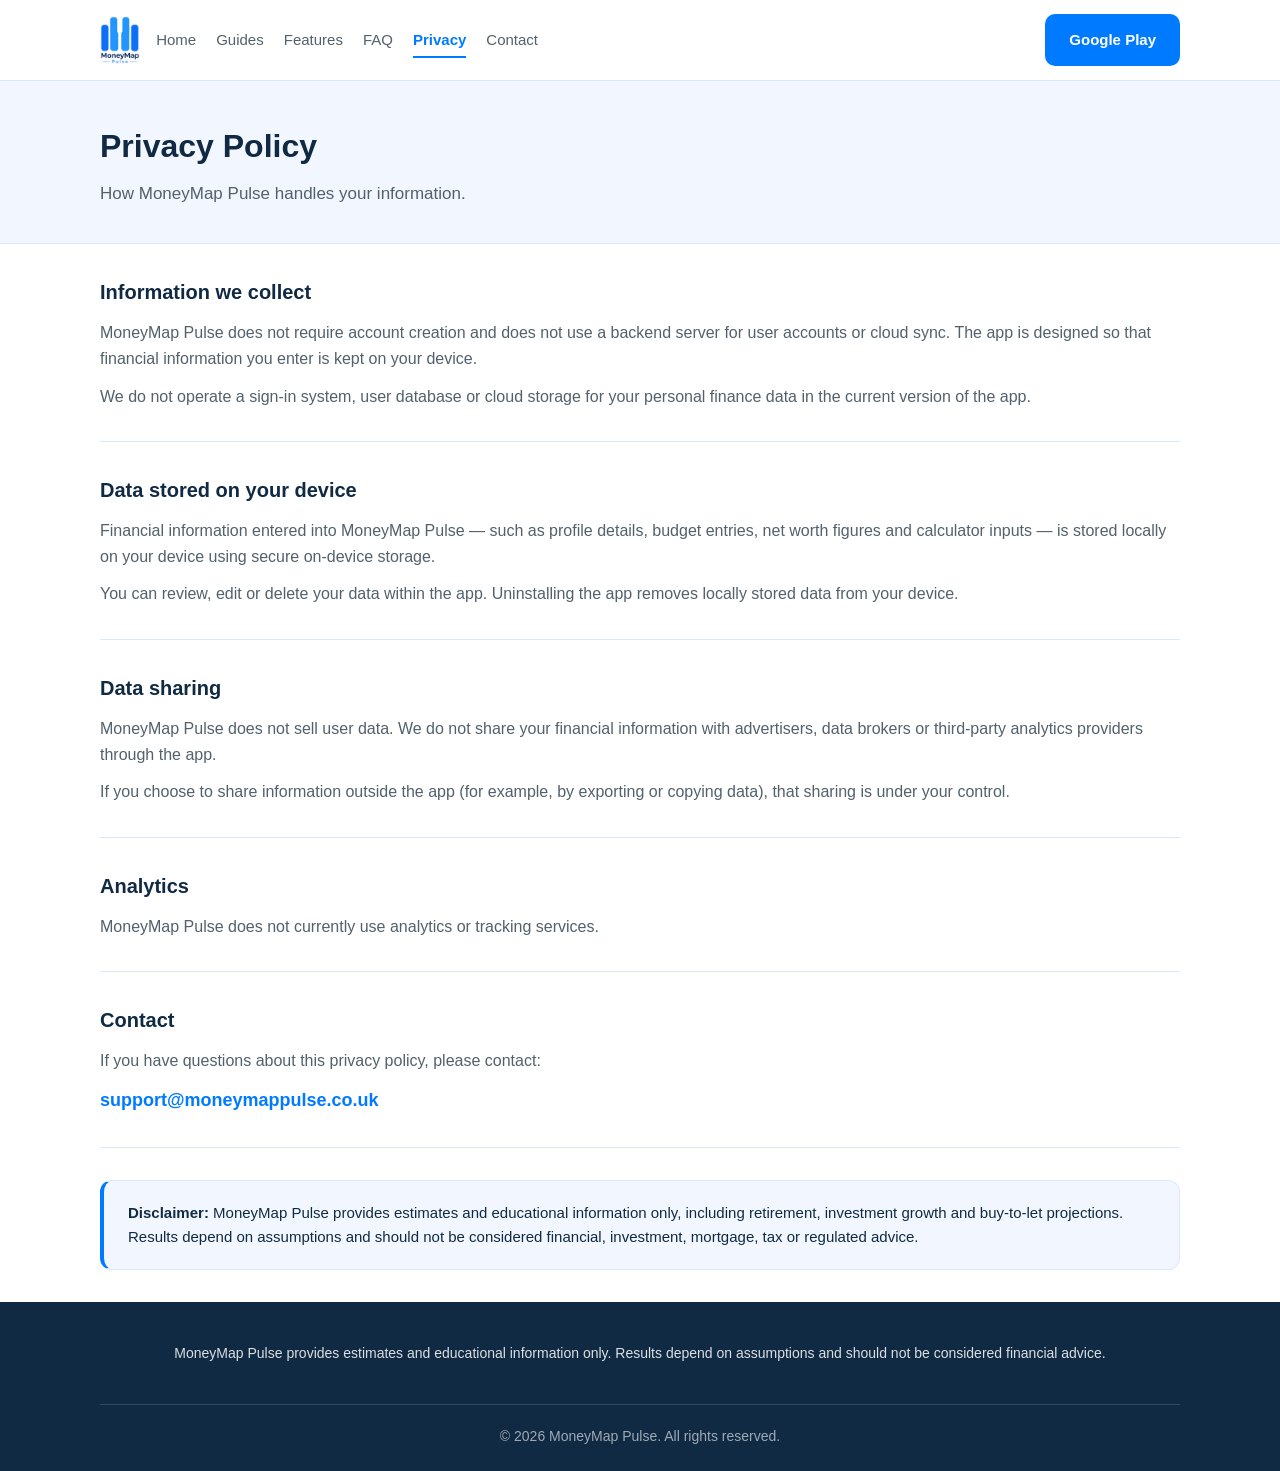
<file: privacy.html>
<!DOCTYPE html>
<html lang="en">
<head>
  <meta charset="utf-8">
  <meta name="viewport" content="width=device-width, initial-scale=1">
  <title>Privacy Policy | MoneyMap Pulse</title>
  <meta name="description" content="MoneyMap Pulse privacy policy — local data storage, no accounts, no backend, and how your information is handled.">
  <meta property="og:title" content="Privacy Policy | MoneyMap Pulse">
  <meta property="og:description" content="MoneyMap Pulse privacy policy — local data storage, no accounts, no backend, and how your information is handled.">
  <meta property="og:type" content="website">
  <meta property="og:url" content="https://moneymappulse.co.uk/privacy.html">
  <link rel="canonical" href="https://moneymappulse.co.uk/privacy.html">
  <link rel="stylesheet" href="css/styles.css">
  <link rel="icon" href="assets/logo/moneymap-pulse-icon.png" type="image/png">
  <link rel="apple-touch-icon" href="assets/logo/moneymap-pulse-icon.png">
</head>
<body>
  <div class="page-wrap">
    <a href="#main" class="skip-link">Skip to main content</a>

    <header class="site-header">
      <div class="container site-header__inner">
        <a href="index.html" class="brand" aria-label="MoneyMap Pulse home">
          <img src="assets/logo/moneymap-pulse-logo-transparent-trimmed.png" alt="MoneyMap Pulse" class="brand-logo" width="180" height="72">
        </a>
        <button type="button" class="nav-toggle" aria-expanded="false" aria-controls="site-navigation" aria-label="Open navigation menu">
          <span class="nav-toggle__icon nav-toggle__icon--open" aria-hidden="true">☰</span>
          <span class="nav-toggle__icon nav-toggle__icon--close" aria-hidden="true">✕</span>
        </button>
        <div class="site-header__menu" id="site-navigation">
          <nav class="nav" aria-label="Main navigation">
            <a href="index.html">Home</a>
            <a href="guides.html">Guides</a>
            <a href="features.html">Features</a>
            <a href="faq.html">FAQ</a>
            <a href="privacy.html" aria-current="page">Privacy</a>
            <a href="contact.html">Contact</a>
          </nav>
          <div class="header-cta">
            <a href="https://play.google.com/store/apps/details?id=com.jimilpatel.jpfinancelab" class="button button-primary" rel="noopener noreferrer">Google Play</a>
          </div>
        </div>
      </div>
    </header>

    <main id="main">
      <header class="page-header">
        <div class="container">
          <h1>Privacy Policy</h1>
          <p class="lead">How MoneyMap Pulse handles your information.</p>
        </div>
      </header>

      <div class="container">
        <section class="content-section">
          <h2>Information we collect</h2>
          <p>MoneyMap Pulse does not require account creation and does not use a backend server for user accounts or cloud sync. The app is designed so that financial information you enter is kept on your device.</p>
          <p>We do not operate a sign-in system, user database or cloud storage for your personal finance data in the current version of the app.</p>
        </section>

        <section class="content-section">
          <h2>Data stored on your device</h2>
          <p>Financial information entered into MoneyMap Pulse — such as profile details, budget entries, net worth figures and calculator inputs — is stored locally on your device using secure on-device storage.</p>
          <p>You can review, edit or delete your data within the app. Uninstalling the app removes locally stored data from your device.</p>
        </section>

        <section class="content-section">
          <h2>Data sharing</h2>
          <p>MoneyMap Pulse does not sell user data. We do not share your financial information with advertisers, data brokers or third-party analytics providers through the app.</p>
          <p>If you choose to share information outside the app (for example, by exporting or copying data), that sharing is under your control.</p>
        </section>

        <section class="content-section">
          <h2>Analytics</h2>
          <p>MoneyMap Pulse does not currently use analytics or tracking services.</p>
        </section>

        <section class="content-section">
          <h2>Contact</h2>
          <p>If you have questions about this privacy policy, please contact:</p>
          <p class="contact-email">
            <!-- TODO: Confirm final support email address before production website launch. -->
            <a href="mailto:support@moneymappulse.co.uk">support@moneymappulse.co.uk</a>
          </p>
        </section>

        <aside class="callout" role="note">
          <p><strong>Disclaimer:</strong> MoneyMap Pulse provides estimates and educational information only, including retirement, investment growth and buy-to-let projections. Results depend on assumptions and should not be considered financial, investment, mortgage, tax or regulated advice.</p>
        </aside>
      </div>
    </main>

    <footer class="site-footer">
      <div class="container">
        <div class="footer-grid">
          <div>
            <p>MoneyMap Pulse provides estimates and educational information only. Results depend on assumptions and should not be considered financial advice.</p>
          </div>
        </div>
        <div class="footer-bottom">
          <p>&copy; <span id="current-year">2026</span> MoneyMap Pulse. All rights reserved.</p>
        </div>
      </div>
    </footer>
  </div>
  <script src="js/main.js"></script>
</body>
</html>
</file>
<file: css/styles.css>
/* MoneyMap Pulse — static marketing site */

:root {
  --primary: #007AFF;
  --primary-light: #4DA3FF;
  --brand-navy: #102A43;
  --bg-light: #F2F7FF;
  --white: #FFFFFF;
  --text-dark: #102A43;
  --text-secondary: #52616B;
  --border: #D9E8FF;
  --success: #1E9E5A;
  --max-width: 1120px;
  --radius: 12px;
  --shadow: 0 2px 8px rgba(16, 42, 67, 0.06);
}

*,
*::before,
*::after {
  box-sizing: border-box;
}

html {
  scroll-behavior: smooth;
}

body {
  margin: 0;
  font-family: -apple-system, BlinkMacSystemFont, "Segoe UI", Roboto, Arial, sans-serif;
  font-size: 16px;
  line-height: 1.6;
  color: var(--text-dark);
  background: var(--white);
}

img {
  max-width: 100%;
  height: auto;
  display: block;
}

a {
  color: var(--primary);
  text-decoration: none;
}

a:hover {
  text-decoration: underline;
}

a:focus-visible,
button:focus-visible {
  outline: 2px solid var(--primary);
  outline-offset: 2px;
}

.skip-link {
  position: absolute;
  left: -9999px;
  top: 0;
  padding: 8px 16px;
  background: var(--primary);
  color: var(--white);
  z-index: 1000;
}

.skip-link:focus {
  left: 16px;
  top: 16px;
}

.container {
  width: 100%;
  max-width: var(--max-width);
  margin: 0 auto;
  padding: 0 20px;
}

/* Header */
.site-header {
  background: var(--white);
  border-bottom: 1px solid var(--border);
  position: sticky;
  top: 0;
  z-index: 100;
}

.site-header__inner {
  display: flex;
  flex-wrap: wrap;
  align-items: center;
  justify-content: space-between;
  gap: 16px;
  padding-top: 14px;
  padding-bottom: 14px;
}

.nav-toggle {
  display: none;
  align-items: center;
  justify-content: center;
  min-width: 48px;
  min-height: 48px;
  padding: 0;
  margin: 0;
  border: 1px solid var(--border);
  border-radius: 10px;
  background: var(--white);
  color: var(--brand-navy);
  font-size: 1.375rem;
  line-height: 1;
  cursor: pointer;
  flex-shrink: 0;
  transition: background 0.15s ease, border-color 0.15s ease;
}

.nav-toggle:hover {
  background: var(--bg-light);
}

.nav-toggle:focus-visible {
  outline: 2px solid var(--primary);
  outline-offset: 2px;
}

.nav-toggle__icon--close {
  display: none;
}

.site-header.is-nav-open .nav-toggle__icon--open {
  display: none;
}

.site-header.is-nav-open .nav-toggle__icon--close {
  display: inline;
}

.site-header__menu {
  display: flex;
  flex-wrap: wrap;
  align-items: center;
  justify-content: flex-end;
  gap: 8px 20px;
  flex: 1;
  min-width: 0;
}

.brand {
  display: flex;
  align-items: center;
  text-decoration: none;
  flex-shrink: 0;
}

.brand:hover {
  text-decoration: none;
  opacity: 0.92;
}

.brand-logo {
  height: 48px;
  width: auto;
  display: block;
}

.brand-mark {
  font-weight: 700;
  white-space: nowrap;
}

.brand-mark__name {
  color: var(--brand-navy);
}

.brand-mark__pulse {
  color: var(--primary);
}

.brand-mark--light .brand-mark__name {
  color: var(--white);
}

.brand-mark--light .brand-mark__pulse {
  color: var(--primary-light);
}

.nav {
  display: flex;
  flex-wrap: wrap;
  align-items: center;
  gap: 8px 20px;
}

.nav a {
  color: var(--text-secondary);
  font-size: 0.9375rem;
  font-weight: 500;
  padding: 6px 0;
}

.nav a:hover,
.nav a[aria-current="page"] {
  color: var(--primary);
  text-decoration: none;
}

.nav a[aria-current="page"] {
  font-weight: 600;
  box-shadow: inset 0 -2px 0 var(--primary);
}

.header-cta {
  margin-left: auto;
}

/* Buttons */
.button {
  display: inline-flex;
  align-items: center;
  justify-content: center;
  gap: 8px;
  padding: 12px 22px;
  border-radius: 10px;
  font-size: 0.9375rem;
  font-weight: 600;
  text-decoration: none;
  border: 2px solid transparent;
  cursor: pointer;
  transition: background 0.15s, border-color 0.15s, color 0.15s;
}

.button:hover {
  text-decoration: none;
}

.button-primary {
  background: var(--primary);
  color: var(--white);
}

.button-primary:hover {
  background: #0066d6;
  color: var(--white);
}

.button-secondary {
  background: var(--white);
  color: var(--text-secondary);
  border-color: var(--border);
}

.button-secondary:hover {
  border-color: var(--primary-light);
  color: var(--primary);
}

.button-disabled {
  background: var(--bg-light);
  color: var(--text-secondary);
  border-color: var(--border);
  cursor: default;
  opacity: 0.85;
}

.button-disabled:hover {
  text-decoration: none;
  color: var(--text-secondary);
}

/* Hero */
.hero {
  background: linear-gradient(180deg, var(--bg-light) 0%, var(--white) 72%);
  padding: 56px 0 64px;
}

.hero-brand {
  margin-bottom: 24px;
}

.home-page .brand-logo {
  height: 72px;
}

.hero-brand-logo {
  height: clamp(80px, 14vw, 120px);
  width: auto;
}

.hero-content {
  max-width: 640px;
}

.home-page .hero {
  text-align: center;
}

.home-page .hero .container {
  display: flex;
  justify-content: center;
}

.home-page .hero-content {
  width: 100%;
  max-width: 720px;
  margin-inline: auto;
  text-align: center;
  display: flex;
  flex-direction: column;
  align-items: center;
}

.home-page .hero h1,
.home-page .hero .lead {
  width: 100%;
}

.home-page .hero-brand {
  display: flex;
  justify-content: center;
  width: 100%;
}

.home-page .hero-brand-logo {
  height: clamp(120px, 21vw, 180px);
  margin-inline: auto;
}

.home-page .hero-actions {
  justify-content: center;
  width: 100%;
}

.home-page .trust-banner {
  max-width: 720px;
  margin-left: auto;
  margin-right: auto;
}

.home-page .feature-grid,
.home-page .screenshot-grid {
  grid-template-columns: repeat(auto-fit, minmax(260px, 300px));
  justify-content: center;
}

.hero h1 {
  font-size: clamp(1.75rem, 4vw, 2.5rem);
  line-height: 1.2;
  margin: 0 0 16px;
  color: var(--text-dark);
}

.hero .lead {
  font-size: 1.125rem;
  color: var(--text-secondary);
  margin: 0 0 28px;
}

.hero-actions {
  display: flex;
  flex-wrap: wrap;
  gap: 12px;
}

/* Trust banner */
.trust-banner {
  background: var(--bg-light);
  border: 1px solid var(--border);
  border-radius: var(--radius);
  padding: 16px 20px;
  text-align: center;
  margin: 40px 0;
}

.trust-banner p {
  margin: 0;
  font-weight: 500;
  color: var(--text-dark);
}

/* Sections */
.section {
  padding: 48px 0;
}

.section-alt {
  background: var(--bg-light);
}

.section h2 {
  font-size: 1.5rem;
  margin: 0 0 8px;
  text-align: center;
}

.section .section-intro {
  text-align: center;
  color: var(--text-secondary);
  max-width: 560px;
  margin: 0 auto 32px;
}

/* Feature grid */
.feature-grid {
  display: grid;
  grid-template-columns: repeat(auto-fill, minmax(280px, 1fr));
  gap: 20px;
}

.feature-card {
  background: var(--white);
  border: 1px solid var(--border);
  border-radius: var(--radius);
  padding: 24px;
  box-shadow: var(--shadow);
}

.feature-card h3 {
  margin: 0 0 8px;
  font-size: 1.0625rem;
  color: var(--text-dark);
}

.feature-card p {
  margin: 0;
  font-size: 0.9375rem;
  color: var(--text-secondary);
}

/* Screenshot grid */
.screenshot-grid {
  display: grid;
  grid-template-columns: repeat(auto-fill, minmax(260px, 1fr));
  gap: 20px;
}

.screenshot-card {
  background: var(--white);
  border: 1px solid var(--border);
  border-radius: var(--radius);
  overflow: hidden;
  box-shadow: var(--shadow);
}

.screenshot-card .screenshot-placeholder {
  aspect-ratio: 9 / 16;
  max-height: 320px;
  background: linear-gradient(145deg, var(--bg-light) 0%, var(--border) 100%);
  display: flex;
  align-items: center;
  justify-content: center;
  padding: 20px;
}

.screenshot-card img {
  width: 100%;
  aspect-ratio: 9 / 16;
  object-fit: cover;
  background: var(--bg-light);
}

.screenshot-card .screenshot-caption {
  padding: 14px 16px;
  font-size: 0.875rem;
  font-weight: 500;
  color: var(--text-dark);
  text-align: center;
  margin: 0;
  border-top: 1px solid var(--border);
}

.hero-eyebrow {
  margin: 0 0 8px;
  font-size: 0.9375rem;
  font-weight: 600;
  letter-spacing: 0.02em;
  text-transform: uppercase;
  color: var(--primary);
}

.showcase-section .showcase-row {
  display: grid;
  grid-template-columns: 1fr;
  gap: 28px;
  align-items: center;
  max-width: 960px;
  margin: 0 auto;
}

.showcase-copy h2 {
  font-size: clamp(1.35rem, 3vw, 1.75rem);
  margin: 0 0 12px;
  text-align: center;
  color: var(--brand-navy);
}

.showcase-copy p {
  margin: 0;
  text-align: center;
  color: var(--text-secondary);
  font-size: 1.0625rem;
  max-width: 36rem;
  margin-inline: auto;
}

.showcase-copy .more-info {
  display: inline-flex;
  margin-top: 20px;
  font-weight: 600;
  color: var(--primary);
  text-decoration: none;
}

.showcase-copy .more-info:hover {
  text-decoration: underline;
}

.showcase-copy .more-info:focus-visible {
  outline: 2px solid var(--primary);
  outline-offset: 2px;
  border-radius: 4px;
}

/* Guide / documentation pages */
.guide-hero-wrap {
  padding: 8px 0 24px;
  text-align: center;
}

.guide-hero-media {
  max-width: 320px;
  margin: 0 auto;
}

.guide-hero-media img {
  width: 100%;
  height: auto;
  border-radius: var(--radius);
  box-shadow: var(--shadow);
}

.guide-section {
  padding: 32px 0;
  border-bottom: 1px solid var(--border);
}

.guide-section:last-of-type {
  border-bottom: none;
}

.guide-section h2 {
  font-size: 1.25rem;
  margin: 0 0 12px;
  color: var(--text-dark);
}

.guide-section p,
.guide-section li {
  color: var(--text-secondary);
}

.guide-section ul,
.guide-section ol {
  margin: 0 0 12px;
  padding-left: 1.25rem;
}

.guide-section p:last-child {
  margin-bottom: 0;
}

.field-table {
  width: 100%;
  border-collapse: collapse;
  margin: 16px 0;
  font-size: 0.9375rem;
}

.field-table th,
.field-table td {
  text-align: left;
  padding: 10px 12px;
  border-bottom: 1px solid var(--border);
  vertical-align: top;
}

.field-table th {
  color: var(--text-dark);
  font-weight: 600;
  width: 34%;
}

.field-table td {
  color: var(--text-secondary);
}

.example-box {
  background: var(--bg-light);
  border: 1px solid var(--border);
  border-radius: var(--radius);
  padding: 16px 20px;
  margin: 16px 0;
}

.example-box p {
  margin: 0 0 8px;
  color: var(--text-dark);
}

.example-box p:last-child {
  margin-bottom: 0;
}

.source-list {
  list-style: none;
  padding: 0;
  margin: 16px 0 0;
}

.source-list li {
  padding: 12px 16px;
  margin-bottom: 10px;
  background: var(--bg-light);
  border: 1px solid var(--border);
  border-radius: var(--radius);
}

.guide-index-grid {
  display: grid;
  grid-template-columns: repeat(auto-fill, minmax(260px, 1fr));
  gap: 16px;
  margin-top: 24px;
}

.guide-index-card {
  display: block;
  padding: 20px;
  background: var(--white);
  border: 1px solid var(--border);
  border-radius: var(--radius);
  text-decoration: none;
  box-shadow: var(--shadow);
  color: inherit;
}

.guide-index-card:hover {
  border-color: var(--primary-light);
  text-decoration: none;
}

.guide-index-card h2 {
  margin: 0 0 8px;
  font-size: 1.0625rem;
  color: var(--text-dark);
}

.guide-index-card p {
  margin: 0;
  font-size: 0.875rem;
  color: var(--text-secondary);
}

.guide-cta-block {
  text-align: center;
  padding: 40px 0 8px;
}

/* Annotated screenshot visual guide */
.annotated-shot {
  padding: 32px 0;
  border-bottom: 1px solid var(--border);
}

.annotated-shot__title {
  font-size: 1.25rem;
  margin: 0 0 20px;
  text-align: center;
  color: var(--brand-navy);
}

.interactive-tour__container {
  max-width: 1180px;
}

.annotated-shot__stage {
  position: relative;
  max-width: 400px;
  margin: 0 auto;
}

.interactive-tour__visual {
  display: flex;
  flex-direction: column;
  gap: 12px;
  width: 100%;
}

.annotated-shot__spotlights {
  position: absolute;
  inset: 0;
  pointer-events: none;
  z-index: 1;
}

/* Marker-driven soft glow — no borders or wireframe boxes */
.annotated-shot__spotlight {
  position: absolute;
  width: var(--spot-w, 20%);
  height: var(--spot-h, 5%);
  transform: translate(-50%, -50%);
  border: none;
  border-radius: 50%;
  background: radial-gradient(
    ellipse 85% 75% at 50% 50%,
    rgba(0, 122, 255, 0.16) 0%,
    rgba(0, 122, 255, 0.07) 42%,
    transparent 72%
  );
  box-shadow: 0 2px 20px rgba(0, 122, 255, 0.12);
  opacity: 0;
  transition: opacity 0.32s ease, transform 0.32s ease;
}

.annotated-shot__spotlight.is-active {
  opacity: 1;
  transform: translate(-50%, -50%) scale(1);
}

.annotated-shot__stage:has(.annotated-shot__spotlight.is-active) .annotated-shot__img {
  transition: filter 0.32s ease;
}

.annotated-shot__stage:has(.annotated-shot__spotlight.is-active) .annotated-shot__img {
  filter: saturate(1.02);
}

.annotated-shot__img {
  width: 100%;
  height: auto;
  display: block;
  border-radius: var(--radius);
  box-shadow: var(--shadow);
}

.annotated-shot__marker {
  position: absolute;
  transform: translate(-50%, -50%);
  z-index: 3;
  margin: 0;
  padding: 0;
  border: none;
  background: transparent;
  cursor: pointer;
  line-height: 1;
  min-width: 48px;
  min-height: 48px;
  display: flex;
  align-items: center;
  justify-content: center;
}

.annotated-shot__marker:focus-visible {
  outline: 2px solid var(--primary);
  outline-offset: 4px;
  border-radius: 50%;
}

.annotated-shot__marker-inner {
  display: flex;
  align-items: center;
  justify-content: center;
  width: 2rem;
  height: 2rem;
  border-radius: 50%;
  background: var(--primary);
  color: var(--white);
  font-size: 0.875rem;
  font-weight: 700;
  box-shadow: 0 2px 8px rgba(0, 122, 255, 0.35);
  border: 2px solid var(--white);
  transition: transform 0.15s ease, background 0.15s ease, box-shadow 0.15s ease;
}

.annotated-shot__marker.is-active .annotated-shot__marker-inner {
  background: #0066d6;
  transform: scale(1.08);
  box-shadow: 0 3px 12px rgba(0, 102, 214, 0.4);
  animation: tour-marker-pulse 2.8s ease-in-out infinite;
}

@keyframes tour-marker-pulse {
  0%,
  100% {
    box-shadow: 0 3px 12px rgba(0, 102, 214, 0.4);
  }
  50% {
    box-shadow: 0 4px 14px rgba(0, 102, 214, 0.5), 0 0 0 4px rgba(0, 122, 255, 0.1);
  }
}

.interactive-tour__marker-rail {
  display: flex;
  justify-content: center;
  flex-wrap: wrap;
  gap: 10px;
  padding: 4px 0 2px;
}

.interactive-tour__rail-btn {
  min-width: 48px;
  min-height: 48px;
  padding: 0;
  border: 2px solid var(--border);
  border-radius: 50%;
  background: var(--white);
  cursor: pointer;
  display: inline-flex;
  align-items: center;
  justify-content: center;
  box-shadow: var(--shadow);
  transition: border-color 0.15s ease, transform 0.15s ease, box-shadow 0.15s ease;
}

.interactive-tour__rail-btn:focus-visible {
  outline: 2px solid var(--primary);
  outline-offset: 3px;
}

.interactive-tour__rail-num {
  font-weight: 700;
  font-size: 0.9375rem;
  color: var(--primary);
}

.interactive-tour__rail-btn.is-active {
  border-color: #0066d6;
  background: var(--bg-light);
  transform: scale(1.06);
  box-shadow: 0 4px 14px rgba(0, 102, 214, 0.35), 0 0 0 4px rgba(0, 122, 255, 0.14);
}

.interactive-tour__rail-btn.is-active .interactive-tour__rail-num {
  color: #0066d6;
}

.interactive-tour__layout {
  display: flex;
  flex-direction: column;
  gap: 16px;
  margin: 0 auto;
}

.interactive-tour__visual {
  order: 1;
}

.interactive-tour__panel-column {
  order: 2;
  width: 100%;
}

.interactive-tour__marker-rail {
  order: 3;
}

.interactive-tour__swipe-hint {
  margin: 12px 0 0;
  font-size: 0.75rem;
  color: var(--text-secondary);
  text-align: center;
}

.interactive-tour__hint--desktop {
  display: none;
}

.interactive-tour__nav {
  display: none;
}

@media (min-width: 768px) {
  .annotated-shot__title {
    font-size: 1.375rem;
  }

  .annotated-shot__stage {
    max-width: 440px;
  }

  .interactive-tour__layout {
    gap: 24px;
  }

  .interactive-tour__panel {
    padding: 28px 32px;
  }

  .interactive-tour__panel-title {
    font-size: 1.25rem;
  }

  .interactive-tour__panel-desc {
    font-size: 1rem;
  }

  .annotated-shot__marker--overlay {
    display: flex;
  }

  .interactive-tour__marker-rail {
    display: none;
  }
}

@media (max-width: 767px) {
  .annotated-shot__marker--overlay {
    display: none;
  }
}

@media (min-width: 1024px) {
  .annotated-shot__title {
    text-align: left;
    margin-bottom: 12px;
  }

  .interactive-tour__hint {
    text-align: left;
    margin-bottom: 20px;
  }

  .interactive-tour__hint--mobile {
    display: none;
  }

  .interactive-tour__hint--desktop {
    display: block;
  }

  .interactive-tour__layout {
    flex-direction: row;
    flex-wrap: nowrap;
    align-items: center;
    gap: 28px;
  }

  .interactive-tour__visual {
    order: 0;
    flex: 1 1 68%;
    min-width: 0;
  }

  .interactive-tour__panel-column {
    order: 0;
    flex: 1 1 32%;
    min-width: 0;
    max-width: 360px;
    display: flex;
    align-items: center;
  }

  .interactive-tour__marker-rail {
    display: none;
  }

  .interactive-tour__layout .annotated-shot__stage {
    margin: 0;
    max-width: 100%;
  }

  .interactive-tour__panel {
    width: 100%;
    display: flex;
    flex-direction: column;
    padding: 24px 26px;
    position: sticky;
    top: 20px;
    align-self: flex-start;
    border-radius: 14px;
    box-shadow: 0 10px 32px rgba(15, 23, 42, 0.07);
  }

  .interactive-tour__panel-inner {
    flex: 0 1 auto;
  }

  .interactive-tour__nav {
    display: flex;
    justify-content: space-between;
    gap: 16px;
    margin-top: 28px;
    padding-top: 20px;
    border-top: 1px solid var(--border);
  }

  .interactive-tour__nav-btn {
    font: inherit;
    font-size: 0.9375rem;
    font-weight: 600;
    color: var(--primary);
    background: var(--white);
    border: 1px solid var(--border);
    border-radius: 8px;
    padding: 10px 18px;
    cursor: pointer;
    transition: background 0.15s ease, border-color 0.15s ease, opacity 0.15s ease;
  }

  .interactive-tour__nav-btn:hover:not(:disabled) {
    background: var(--bg-light);
    border-color: rgba(0, 122, 255, 0.35);
  }

  .interactive-tour__nav-btn:focus-visible {
    outline: 2px solid var(--primary);
    outline-offset: 2px;
  }

  .interactive-tour__nav-btn:disabled {
    opacity: 0.4;
    cursor: not-allowed;
  }

  .interactive-tour__swipe-hint {
    display: none;
  }
}

.interactive-tour__panel {
  background: linear-gradient(180deg, #ffffff 0%, #fafbfd 100%);
  border: 1px solid rgba(15, 23, 42, 0.08);
  border-radius: 12px;
  box-shadow: 0 4px 20px rgba(15, 23, 42, 0.06);
  padding: 22px 24px;
}

.interactive-tour__panel-inner {
  transition: opacity 0.2s ease, transform 0.2s ease;
}

.interactive-tour__panel-inner.is-updating {
  opacity: 0;
  transform: translateY(6px);
}

.interactive-tour__panel-header {
  display: flex;
  align-items: center;
  gap: 12px;
  margin-bottom: 10px;
}

.interactive-tour__panel-badge {
  flex-shrink: 0;
  display: inline-flex;
  align-items: center;
  justify-content: center;
  width: 2rem;
  height: 2rem;
  border-radius: 50%;
  background: var(--primary);
  color: var(--white);
  font-weight: 700;
  font-size: 0.875rem;
  border: 2px solid var(--white);
  box-shadow: 0 2px 8px rgba(0, 122, 255, 0.35);
}

.interactive-tour__panel-title {
  margin: 0;
  font-size: 1.125rem;
  font-weight: 700;
  color: var(--text-dark);
  letter-spacing: -0.01em;
}

.interactive-tour__panel-desc {
  margin: 0 0 16px;
  font-size: 0.9375rem;
  color: var(--text-secondary);
  line-height: 1.6;
}

.interactive-tour__panel-details {
  display: flex;
  flex-direction: column;
  gap: 10px;
}

.interactive-tour__meta {
  margin: 0;
  display: flex;
  flex-direction: column;
  gap: 2px;
  font-size: 0.875rem;
  line-height: 1.45;
}

.interactive-tour__meta-label {
  display: block;
  font-size: 0.6875rem;
  font-weight: 700;
  text-transform: uppercase;
  letter-spacing: 0.06em;
  color: var(--text-secondary);
}

.interactive-tour__meta-value {
  color: var(--text-dark);
  font-weight: 500;
}

.interactive-tour__tip {
  margin: 16px 0 0;
  padding: 12px 14px;
  background: rgba(0, 122, 255, 0.06);
  border-radius: 10px;
  border: 1px solid rgba(0, 122, 255, 0.12);
}

.interactive-tour__tip .interactive-tour__meta-label {
  margin-bottom: 4px;
}

.interactive-tour__tip-text {
  margin: 0;
  font-size: 0.875rem;
  color: var(--text-secondary);
  line-height: 1.55;
}

.interactive-tour__hint {
  margin: 0 0 16px;
  font-size: 0.875rem;
  color: var(--text-secondary);
  text-align: center;
}

.interactive-tour__data {
  display: none;
}

.guide-flow {
  display: flex;
  flex-direction: column;
  align-items: center;
  gap: 8px;
  margin: 28px auto 0;
  max-width: 280px;
  padding: 20px;
  background: var(--bg-light);
  border: 1px solid var(--border);
  border-radius: var(--radius);
}

.guide-flow__step {
  width: 100%;
  text-align: center;
  padding: 10px 14px;
  background: var(--white);
  border: 1px solid var(--border);
  border-radius: 8px;
  font-weight: 600;
  font-size: 0.9375rem;
  color: var(--text-dark);
  text-decoration: none;
}

.guide-flow__step:hover {
  border-color: var(--primary-light);
  color: var(--primary);
  text-decoration: none;
}

.guide-flow__arrow {
  color: var(--primary);
  font-size: 1.25rem;
  line-height: 1;
}

.showcase-media {
  margin: 0;
  max-width: 360px;
  margin-inline: auto;
}

.showcase-media img {
  width: 100%;
  height: auto;
  border-radius: var(--radius);
  box-shadow: var(--shadow);
}

.steps-list {
  list-style: none;
  padding: 0;
  margin: 0;
  display: grid;
  gap: 16px;
  max-width: 720px;
  margin-inline: auto;
}

.step-card {
  background: var(--white);
  border: 1px solid var(--border);
  border-radius: var(--radius);
  padding: 22px 24px;
  box-shadow: var(--shadow);
}

.section-alt .step-card {
  background: var(--white);
}

.step-card h3 {
  margin: 0 0 8px;
  font-size: 1.0625rem;
  color: var(--text-dark);
}

.step-card p {
  margin: 0;
  color: var(--text-secondary);
  font-size: 0.9375rem;
}

.step-card .step-example {
  margin-top: 10px;
  font-size: 0.875rem;
  color: var(--text-dark);
}

.whats-new {
  max-width: 640px;
  margin-inline: auto;
  text-align: center;
}

.whats-new-list {
  list-style: none;
  padding: 0;
  margin: 24px 0 0;
  display: grid;
  gap: 10px;
  text-align: left;
}

.whats-new-list li {
  padding: 12px 16px;
  background: var(--white);
  border: 1px solid var(--border);
  border-radius: var(--radius);
  color: var(--text-dark);
  font-size: 0.9375rem;
}

@media (min-width: 768px) {
  .showcase-section .showcase-row {
    grid-template-columns: 1fr 1fr;
    gap: 40px;
  }

  .showcase-copy h2,
  .showcase-copy p {
    text-align: left;
    margin-inline: 0;
  }

  .showcase-row--reverse .showcase-copy {
    order: 2;
  }

  .showcase-row--reverse .showcase-media {
    order: 1;
  }
}

/* Page header (inner pages) */
.page-header {
  background: var(--bg-light);
  padding: 40px 0 36px;
  border-bottom: 1px solid var(--border);
}

.page-header h1 {
  margin: 0 0 8px;
  font-size: clamp(1.5rem, 3vw, 2rem);
}

.page-header .lead {
  margin: 0;
  color: var(--text-secondary);
  font-size: 1.0625rem;
  max-width: 640px;
}

/* Content sections */
.content-section {
  padding: 32px 0;
  border-bottom: 1px solid var(--border);
}

.content-section:last-child {
  border-bottom: none;
}

.content-section h2 {
  font-size: 1.25rem;
  margin: 0 0 12px;
  color: var(--text-dark);
}

.content-section p {
  margin: 0 0 12px;
  color: var(--text-secondary);
}

.content-section p:last-child {
  margin-bottom: 0;
}

.content-section ul {
  margin: 0;
  padding-left: 1.25rem;
  color: var(--text-secondary);
}

/* Callout */
.callout {
  background: var(--bg-light);
  border: 1px solid var(--border);
  border-left: 4px solid var(--primary);
  border-radius: var(--radius);
  padding: 20px 24px;
  margin: 32px 0;
}

.callout p {
  margin: 0;
  color: var(--text-dark);
  font-size: 0.9375rem;
}

/* FAQ */
.faq-list {
  max-width: 720px;
  margin: 0 auto;
}

.faq-item {
  border: 1px solid var(--border);
  border-radius: var(--radius);
  margin-bottom: 12px;
  overflow: hidden;
  background: var(--white);
}

.faq-item summary {
  padding: 16px 20px;
  font-weight: 600;
  cursor: pointer;
  color: var(--text-dark);
  list-style: none;
}

.faq-item summary::-webkit-details-marker {
  display: none;
}

.faq-item summary::after {
  content: "+";
  float: right;
  color: var(--primary);
  font-weight: 700;
}

.faq-item[open] summary::after {
  content: "−";
}

.faq-item .faq-answer {
  padding: 0 20px 16px;
  color: var(--text-secondary);
  font-size: 0.9375rem;
}

/* CTA block */
.cta-section {
  text-align: center;
  padding: 56px 0;
  background: linear-gradient(180deg, var(--white) 0%, var(--bg-light) 100%);
  border-top: 1px solid var(--border);
}

.cta-section h2 {
  margin: 0 0 20px;
  font-size: clamp(1.35rem, 3vw, 1.75rem);
  color: var(--brand-navy);
}

/* Contact */
.contact-email {
  font-size: 1.125rem;
  font-weight: 600;
}

.contact-list {
  list-style: none;
  padding: 0;
  margin: 24px 0;
}

.contact-list li {
  margin-bottom: 12px;
  color: var(--text-secondary);
}

/* Footer */
.site-footer {
  background: var(--text-dark);
  color: rgba(255, 255, 255, 0.85);
  padding: 40px 0 24px;
  margin-top: auto;
}

.site-footer a {
  color: var(--primary-light);
}

.site-footer a:hover {
  color: var(--white);
}

.footer-grid {
  display: grid;
  grid-template-columns: repeat(auto-fit, minmax(200px, 1fr));
  gap: 32px;
  margin-bottom: 32px;
  text-align: center;
}

.site-footer p,
.site-footer li {
  font-size: 0.875rem;
  line-height: 1.6;
  margin: 0 0 8px;
}

.footer-bottom {
  border-top: 1px solid rgba(255, 255, 255, 0.15);
  padding-top: 20px;
  font-size: 0.8125rem;
  color: rgba(255, 255, 255, 0.6);
  text-align: center;
}

.footer-bottom p {
  margin: 0;
}

/* Layout wrapper */
.page-wrap {
  min-height: 100vh;
  display: flex;
  flex-direction: column;
}

main {
  flex: 1;
}

/* Mobile hamburger navigation */
@media (max-width: 767px) {
  .site-header__inner {
    display: grid;
    grid-template-columns: 1fr auto;
    grid-template-areas:
      "brand toggle"
      "menu menu";
    align-items: center;
    gap: 0 12px;
  }

  .brand {
    grid-area: brand;
  }

  .nav-toggle {
    display: inline-flex;
    grid-area: toggle;
  }

  .site-header__menu {
    grid-area: menu;
    flex-direction: column;
    align-items: stretch;
    width: 100%;
    flex: none;
    gap: 0;
    transition: max-height 0.28s ease, opacity 0.22s ease, padding 0.22s ease;
  }

  html.mobile-nav-js .site-header:not(.is-nav-open) .site-header__menu {
    max-height: 0;
    overflow: hidden;
    opacity: 0;
    padding-top: 0;
  }

  html.mobile-nav-js .site-header.is-nav-open .site-header__menu {
    max-height: 28rem;
    opacity: 1;
    padding-top: 10px;
    border-top: 1px solid var(--border);
    margin-top: 10px;
  }

  .nav {
    flex-direction: column;
    align-items: stretch;
    width: 100%;
    gap: 0;
  }

  .nav a {
    display: flex;
    align-items: center;
    min-height: 48px;
    padding: 0 4px;
    border-bottom: 1px solid var(--border);
    box-shadow: none;
  }

  .nav a[aria-current="page"] {
    color: var(--primary);
    font-weight: 600;
    background: rgba(0, 122, 255, 0.06);
    border-left: 3px solid var(--primary);
    padding-left: 8px;
    box-shadow: none;
  }

  .header-cta {
    margin-left: 0;
    width: 100%;
    padding: 14px 0 4px;
  }

  .header-cta .button {
    width: 100%;
    min-height: 48px;
  }
}

@media (max-width: 768px) {
  .hero {
    padding: 40px 0 48px;
  }

  .hero-actions {
    flex-direction: column;
  }

  .hero-actions .button {
    width: 100%;
  }
}
</file>
